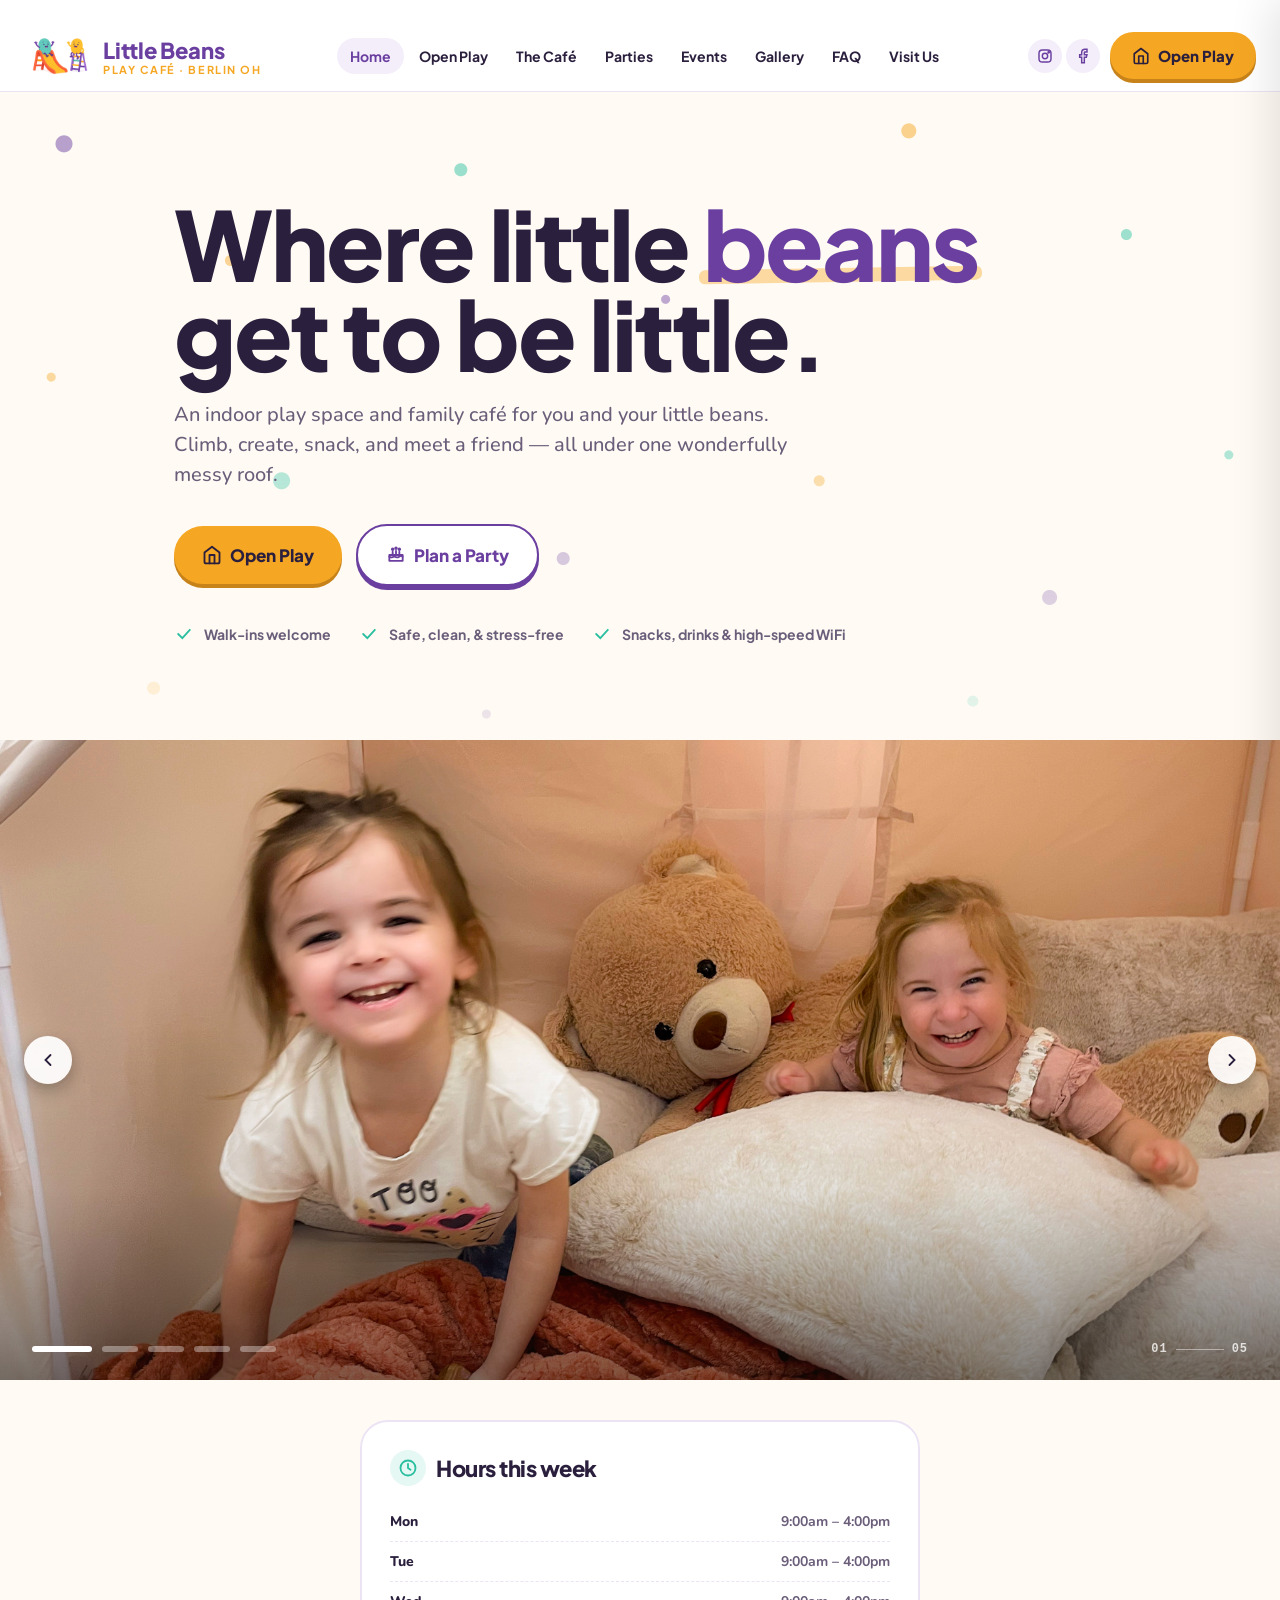
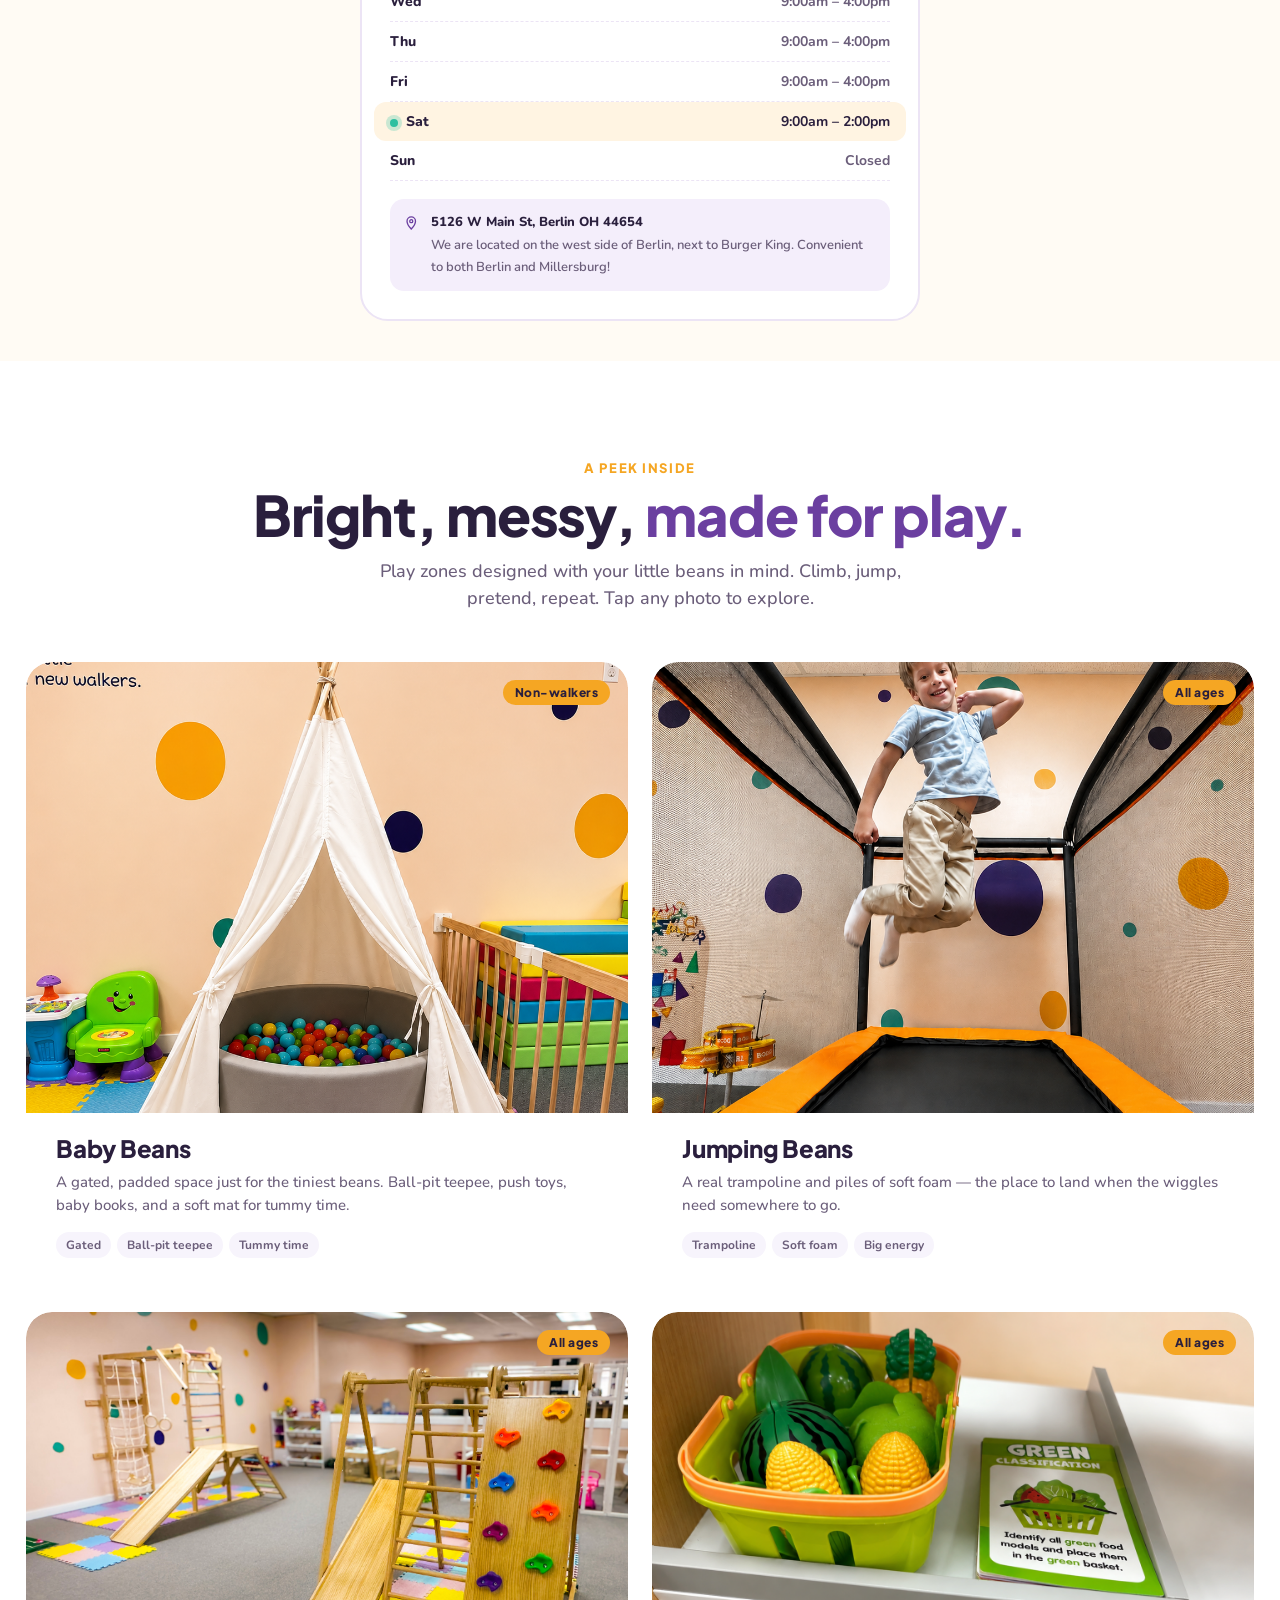
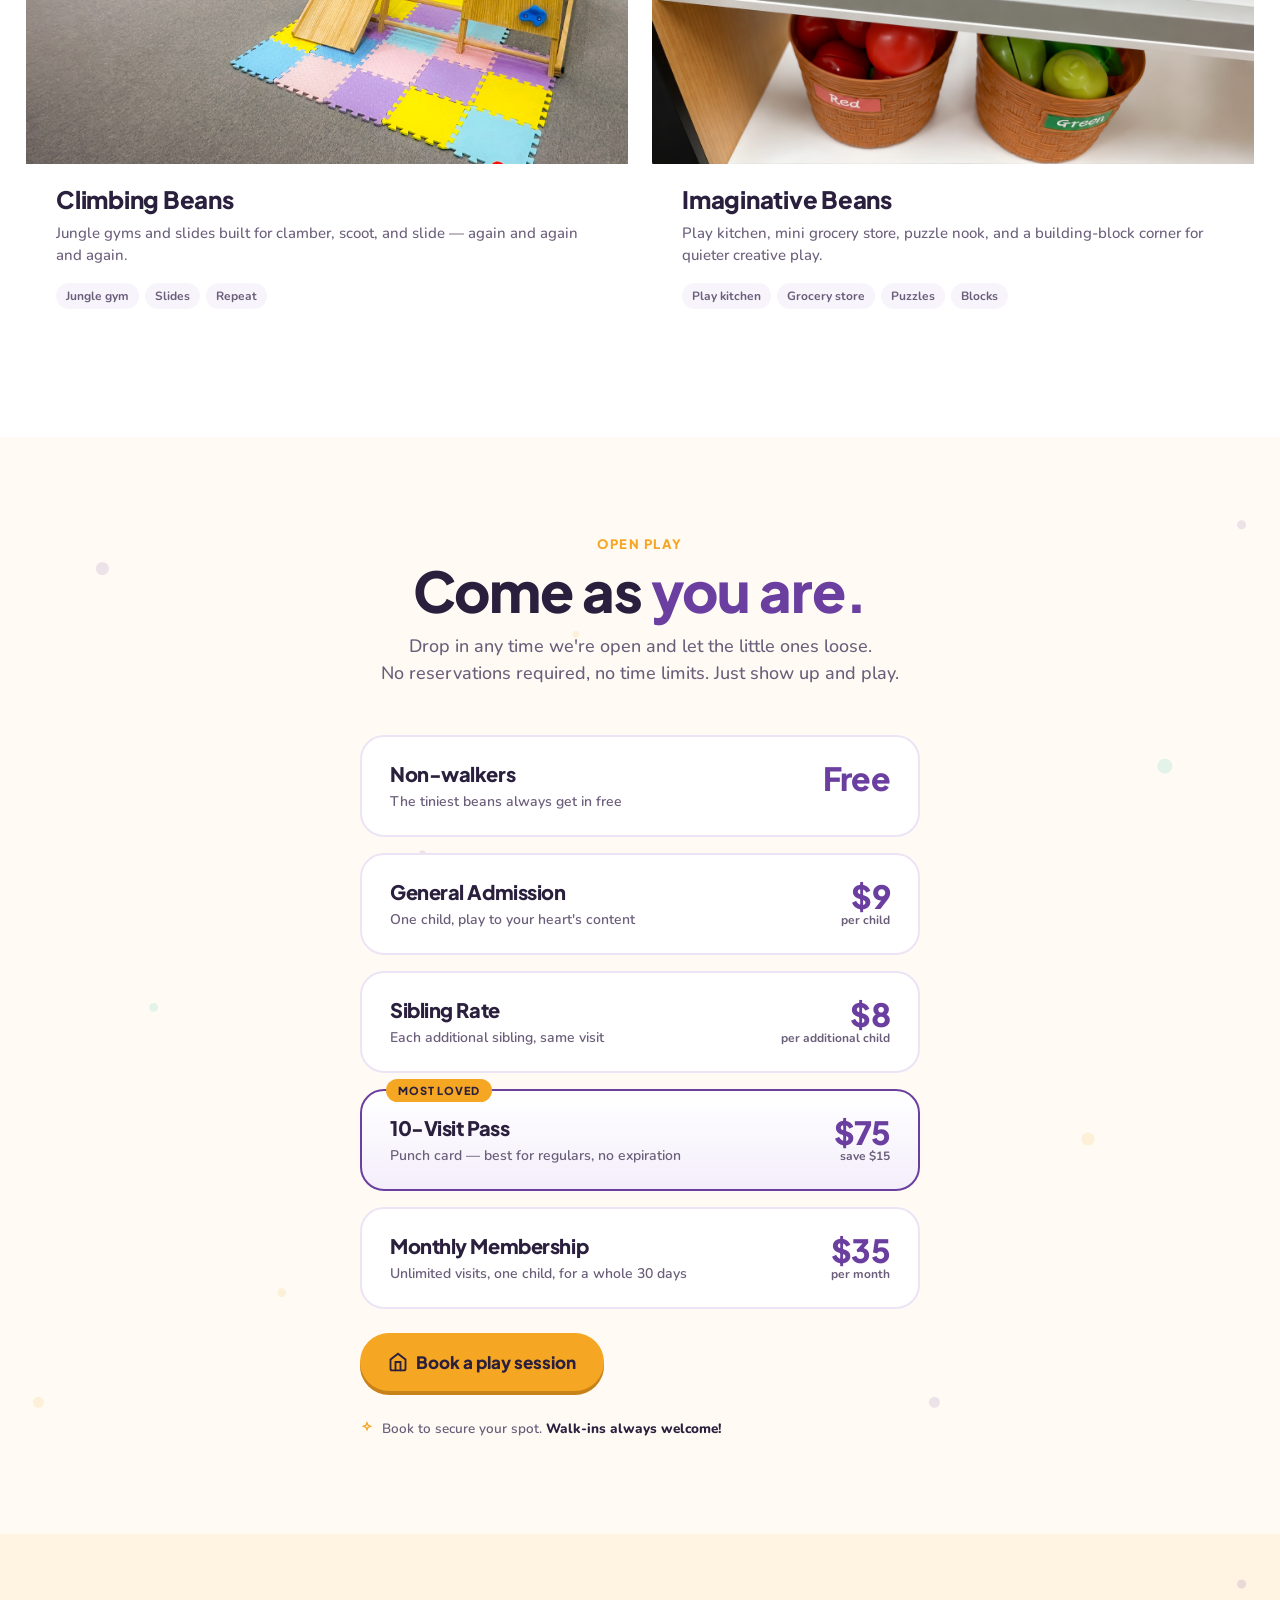
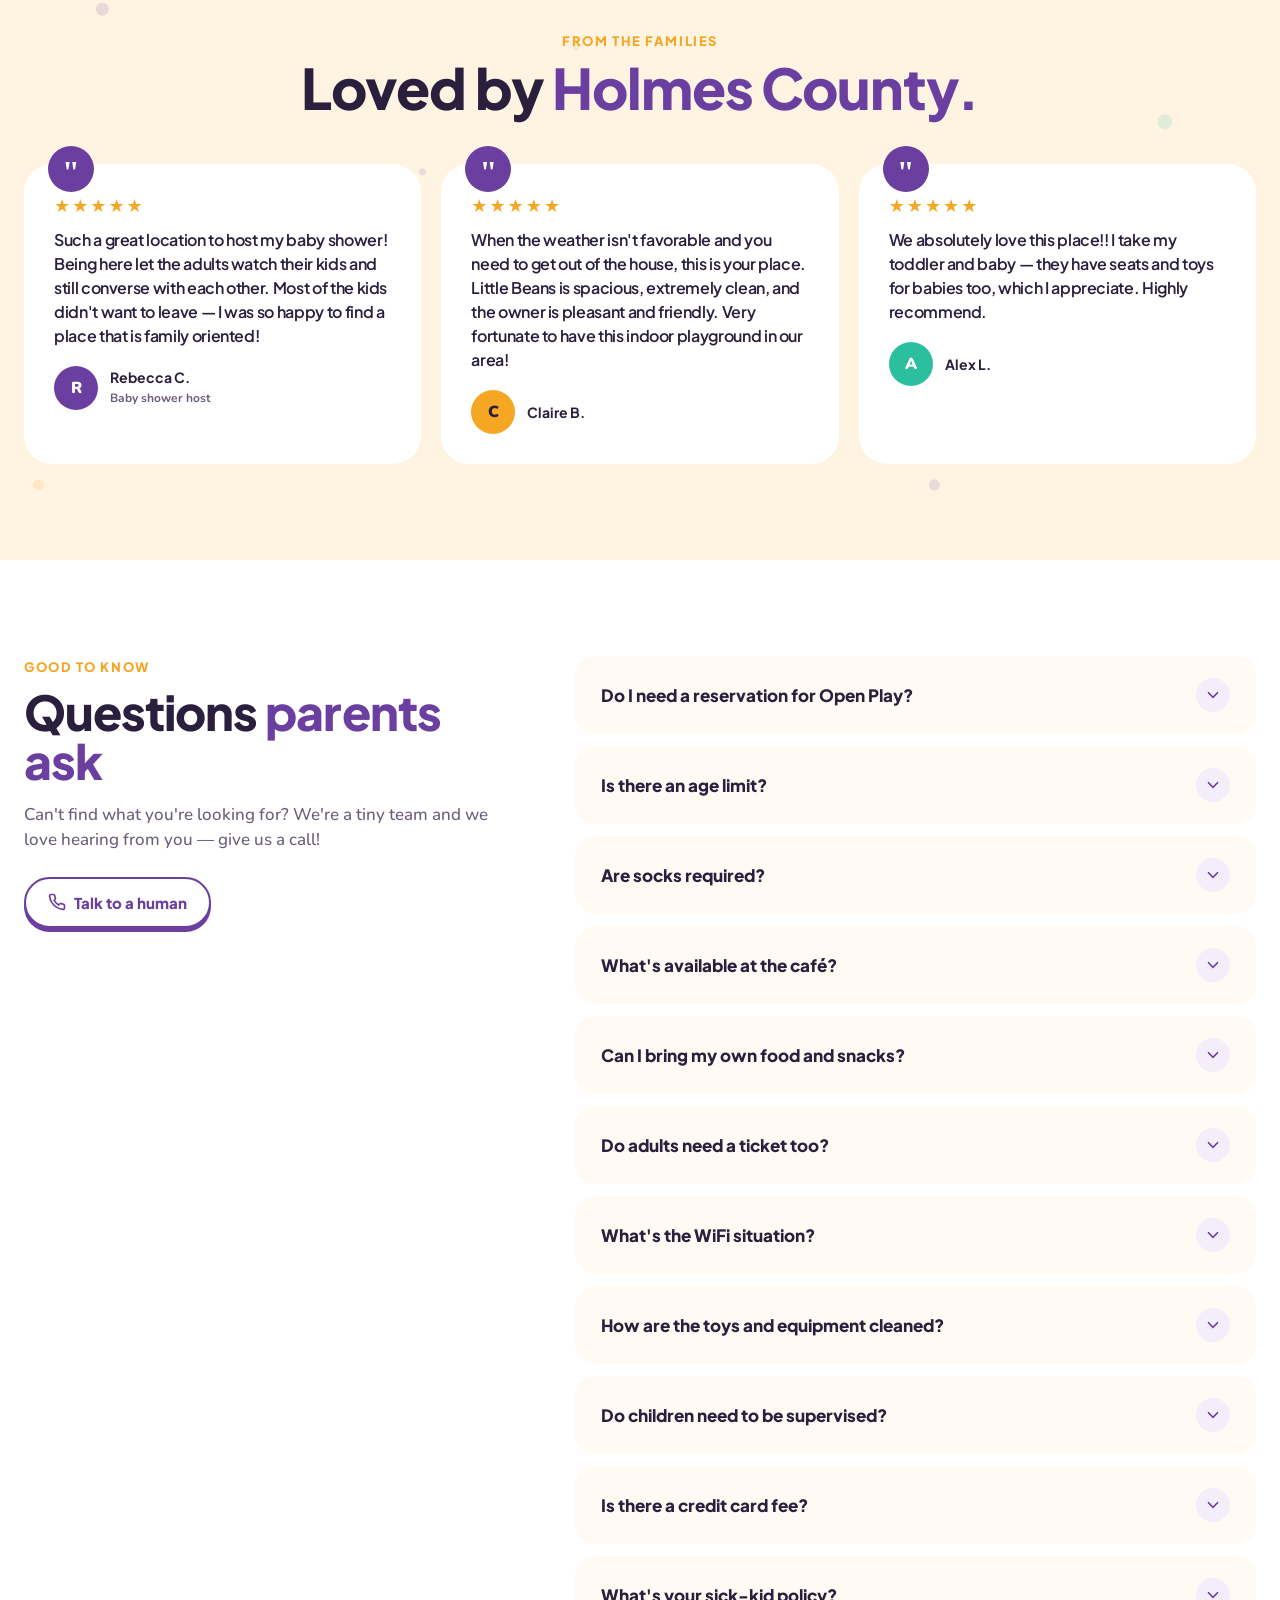
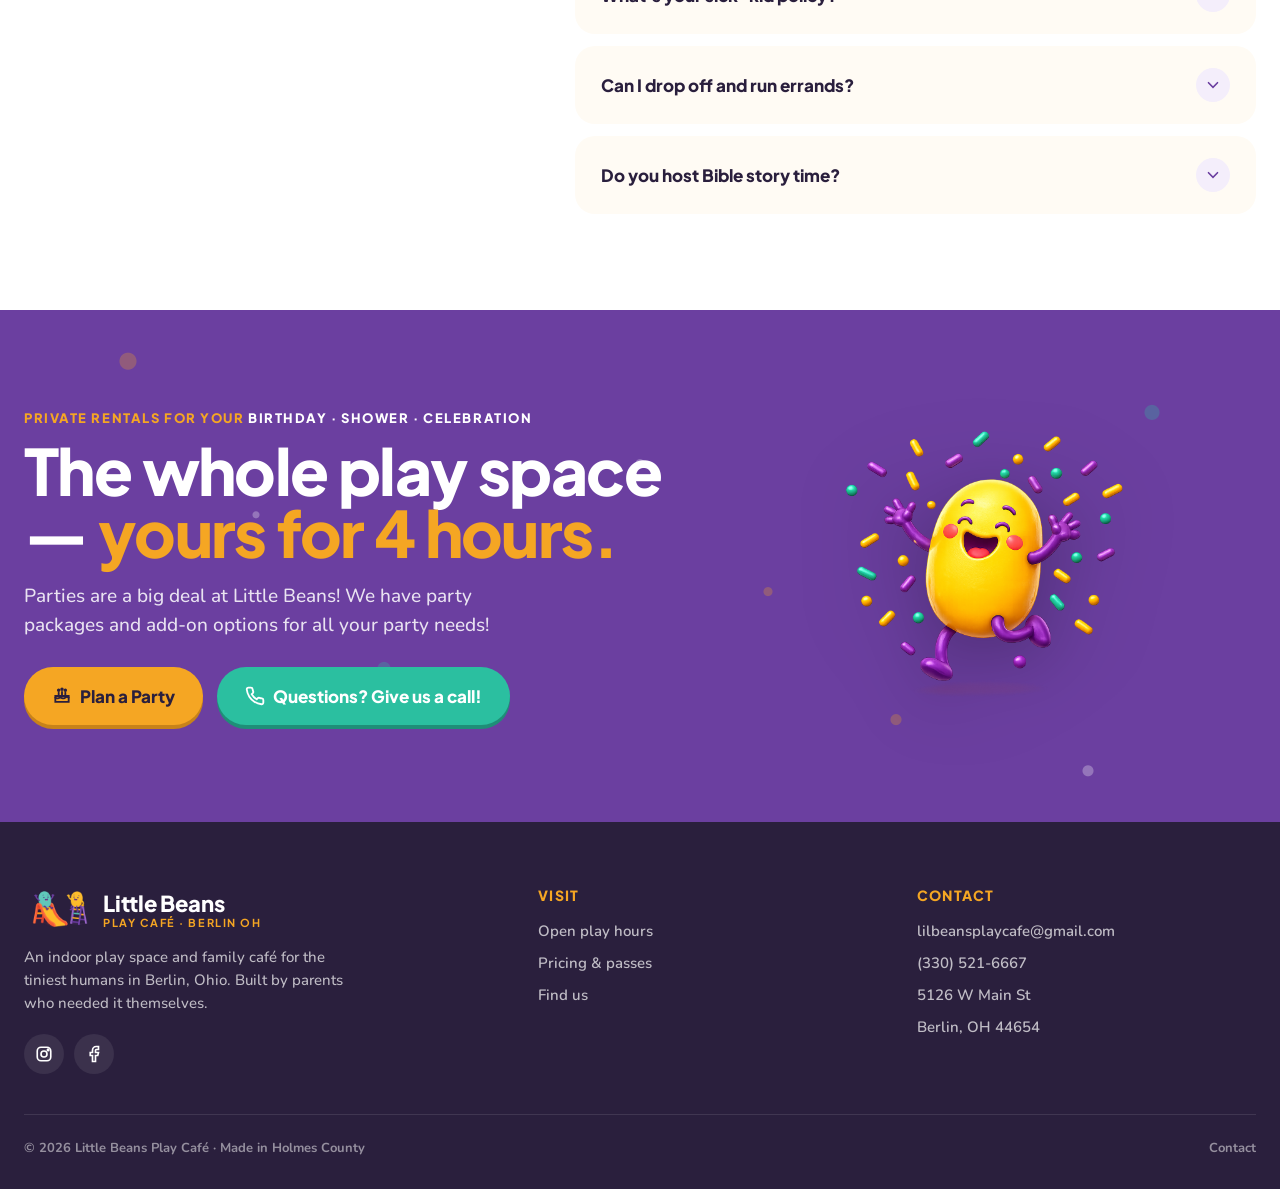
<file: index.html>
<!DOCTYPE html>
<html lang="en">
<head>
  <meta charset="UTF-8"/>
  <meta name="viewport" content="width=device-width, initial-scale=1.0, viewport-fit=cover"/>
  <title>Little Beans Play Café — Berlin, Ohio</title>
  <meta name="description" content="An indoor play space and family café for ages 0–7 in Berlin, Ohio. Climb, create, snack, and meet a friend — all under one wonderfully messy roof."/>
  <link rel="preconnect" href="https://fonts.googleapis.com"/>
  <link rel="preconnect" href="https://fonts.gstatic.com" crossorigin/>
  <link href="https://fonts.googleapis.com/css2?family=Nunito:wght@400;500;600;700&family=Plus+Jakarta+Sans:wght@700;800;900&display=swap" rel="stylesheet"/>
  <link rel="icon" type="image/png" href="assets/favicon-bean.png"/>
  <link rel="apple-touch-icon" href="assets/favicon-bean.png"/>
  <link rel="stylesheet" href="css/styles.css"/>
</head>
<body>

<!-- Hidden static form for Netlify form detection (booking modal submits to this) -->
<form name="open-play-booking" data-netlify="true" data-netlify-honeypot="bot-field" hidden>
  <input type="hidden" name="form-name" value="open-play-booking"/>
  <input name="bot-field"/>
  <input name="date"/>
  <input name="time"/>
  <input name="kids"/>
  <input name="babies"/>
  <input name="estimated-total"/>
  <input name="name"/>
  <input name="email"/>
  <input type="checkbox" name="email-opt-in"/>
</form>

<!-- Announcement -->
<div class="announce">
  <span></span>
</div>

<!-- Nav -->
<div class="nav-wrap">
  <nav class="nav">
    <a class="logo" href="index.html">
      <img class="logo-img" src="assets/beans-together.png" alt="Little Beans mascots"/>
      <div>Little Beans<small>Play Café · Berlin OH</small></div>
    </a>
    <div class="nav-links">
      <a href="index.html">Home</a>
      <a href="#open-play">Open Play</a>
      <a href="cafe.html">The Café</a>
      <a href="parties.html">Parties</a>
      <a href="events.html">Events</a>
      <a href="gallery.html">Gallery</a>
      <a href="faq.html">FAQ</a>
      <a href="contact.html">Visit Us</a>
    </div>
    <div class="nav-cta">
      <div class="nav-social">
        <a href="https://www.instagram.com/lbeansplaycafe" target="_blank" rel="noopener" aria-label="Instagram" class="nav-social-icon">
          <svg xmlns="http://www.w3.org/2000/svg" width="16" height="16" viewBox="0 0 24 24" fill="none" stroke="currentColor" stroke-width="2.2" stroke-linecap="round"><rect x="3" y="3" width="18" height="18" rx="5"/><circle cx="12" cy="12" r="4"/><circle cx="17.5" cy="6.5" r="1" fill="currentColor"/></svg>
        </a>
        <a href="https://www.facebook.com/profile.php?id=61575273827910" target="_blank" rel="noopener" aria-label="Facebook" class="nav-social-icon">
          <svg xmlns="http://www.w3.org/2000/svg" width="16" height="16" viewBox="0 0 24 24" fill="none" stroke="currentColor" stroke-width="2.2" stroke-linecap="round"><path d="M18 2h-3a5 5 0 0 0-5 5v3H7v4h3v8h4v-8h3l1-4h-4V7a1 1 0 0 1 1-1h3z"/></svg>
        </a>
      </div>
      <button class="btn btn-primary" data-book>
        <svg xmlns="http://www.w3.org/2000/svg" width="18" height="18" viewBox="0 0 24 24" fill="none" stroke="currentColor" stroke-width="2.2" stroke-linecap="round" stroke-linejoin="round"><path d="m3 9 9-7 9 7v11a2 2 0 0 1-2 2H5a2 2 0 0 1-2-2z"/><polyline points="9 22 9 12 15 12 15 22"/></svg>
        Open Play
      </button>
      <button class="hamburger" aria-label="Open menu">
        <svg xmlns="http://www.w3.org/2000/svg" width="22" height="22" viewBox="0 0 24 24" fill="none" stroke="currentColor" stroke-width="2.2" stroke-linecap="round"><line x1="4" y1="7" x2="20" y2="7"/><line x1="4" y1="12" x2="20" y2="12"/><line x1="4" y1="17" x2="20" y2="17"/></svg>
      </button>
    </div>
  </nav>
</div>

<!-- Hero -->
<section class="hero" id="top">
  <div class="hero-dots dots-bg dense"></div>
  <div class="hero-inner">
    <h1 class="hero-title">Where little <em>beans</em> get to be little.</h1>
    <p class="hero-sub">An indoor play space and family café for you and your little beans. Climb, create, snack, and meet a friend — all under one wonderfully messy roof.</p>
    <div class="hero-cta">
      <button class="btn btn-primary btn-lg" data-book>
        <svg xmlns="http://www.w3.org/2000/svg" width="20" height="20" viewBox="0 0 24 24" fill="none" stroke="currentColor" stroke-width="2.2" stroke-linecap="round" stroke-linejoin="round"><path d="m3 9 9-7 9 7v11a2 2 0 0 1-2 2H5a2 2 0 0 1-2-2z"/><polyline points="9 22 9 12 15 12 15 22"/></svg>
        Open Play
      </button>
      <a href="parties.html" class="btn btn-secondary btn-lg">
        <svg xmlns="http://www.w3.org/2000/svg" width="20" height="20" viewBox="0 0 24 24" fill="none" stroke="currentColor" stroke-width="2.2" stroke-linecap="round" stroke-linejoin="round"><path d="M4 19h16v-7H4z"/><path d="M4 14c2 2 4 0 6 0s4 2 6 0 4 0 4 0"/><path d="M8 8v3M12 7v4M16 8v3"/><circle cx="8" cy="5" r="1" fill="currentColor"/><circle cx="12" cy="4" r="1" fill="currentColor"/><circle cx="16" cy="5" r="1" fill="currentColor"/></svg>
        Plan a Party
      </a>
    </div>
    <div class="hero-meta">
      <div class="item">
        <svg xmlns="http://www.w3.org/2000/svg" width="18" height="18" viewBox="0 0 24 24" fill="none" stroke="currentColor" stroke-width="2.2" stroke-linecap="round"><polyline points="5 12 10 17 19 7"/></svg>
        Walk-ins welcome
      </div>
      <div class="item">
        <svg xmlns="http://www.w3.org/2000/svg" width="18" height="18" viewBox="0 0 24 24" fill="none" stroke="currentColor" stroke-width="2.2" stroke-linecap="round"><polyline points="5 12 10 17 19 7"/></svg>
        Safe, clean, &amp; stress-free
      </div>
      <div class="item">
        <svg xmlns="http://www.w3.org/2000/svg" width="18" height="18" viewBox="0 0 24 24" fill="none" stroke="currentColor" stroke-width="2.2" stroke-linecap="round"><polyline points="5 12 10 17 19 7"/></svg>
        Snacks, drinks &amp; high-speed WiFi
      </div>
    </div>
  </div>
</section>

<!-- Photo Carousel -->
<section class="carousel-section">
  <div class="carousel-frame">
    <div class="carousel-slides">
      <div class="carousel-slide active">
        <div class="carousel-slide-photo" data-slide="0"></div>
      </div>
      <div class="carousel-slide">
        <div class="carousel-slide-photo" data-slide="1"></div>
      </div>
      <div class="carousel-slide">
        <div class="carousel-slide-photo" data-slide="2"></div>
      </div>
      <div class="carousel-slide">
        <div class="carousel-slide-photo" data-slide="3"></div>
      </div>
      <div class="carousel-slide">
        <div class="carousel-slide-photo" data-slide="4"></div>
      </div>
    </div>
    <div class="carousel-vignette"></div>
    <div class="carousel-arrows">
      <button class="carousel-arrow" data-dir="-1" aria-label="Previous photo">
        <svg xmlns="http://www.w3.org/2000/svg" width="20" height="20" viewBox="0 0 24 24" fill="none" stroke="currentColor" stroke-width="2.2" stroke-linecap="round"><polyline points="15 6 9 12 15 18"/></svg>
      </button>
      <button class="carousel-arrow" data-dir="1" aria-label="Next photo">
        <svg xmlns="http://www.w3.org/2000/svg" width="20" height="20" viewBox="0 0 24 24" fill="none" stroke="currentColor" stroke-width="2.2" stroke-linecap="round"><polyline points="9 6 15 12 9 18"/></svg>
      </button>
    </div>
    <div class="carousel-controls">
      <div class="carousel-dots" role="tablist" aria-label="Photo carousel">
        <button class="carousel-dot active" aria-label="Show photo 1" aria-selected="true"></button>
        <button class="carousel-dot" aria-label="Show photo 2" aria-selected="false"></button>
        <button class="carousel-dot" aria-label="Show photo 3" aria-selected="false"></button>
        <button class="carousel-dot" aria-label="Show photo 4" aria-selected="false"></button>
        <button class="carousel-dot" aria-label="Show photo 5" aria-selected="false"></button>
      </div>
      <div class="carousel-counter">
        <span id="carouselCurrent">01</span>
        <span class="bar"></span>
        <span id="carouselTotal">05</span>
      </div>
    </div>
  </div>
</section>

<!-- Hours -->
<section class="section" id="hours" style="background:var(--cream);padding-top:40px;padding-bottom:40px">
  <div class="section-inner">
    <div class="hours-card" style="max-width:560px;margin:0 auto">
      <h3>
        <span class="clock">
          <svg xmlns="http://www.w3.org/2000/svg" width="20" height="20" viewBox="0 0 24 24" fill="none" stroke="currentColor" stroke-width="2.2" stroke-linecap="round"><circle cx="12" cy="12" r="9"/><polyline points="12 7 12 12 15 14"/></svg>
        </span>
        Hours this week
      </h3>
      <div class="hours-row"><span class="day">Mon</span><span class="time">9:00am – 4:00pm</span></div>
      <div class="hours-row"><span class="day">Tue</span><span class="time">9:00am – 4:00pm</span></div>
      <div class="hours-row"><span class="day">Wed</span><span class="time">9:00am – 4:00pm</span></div>
      <div class="hours-row"><span class="day">Thu</span><span class="time">9:00am – 4:00pm</span></div>
      <div class="hours-row"><span class="day">Fri</span><span class="time">9:00am – 4:00pm</span></div>
      <div class="hours-row"><span class="day">Sat</span><span class="time">9:00am – 2:00pm</span></div>
      <div class="hours-row"><span class="day">Sun</span><span class="time">Closed</span></div>
      <div class="address-box">
        <svg xmlns="http://www.w3.org/2000/svg" width="20" height="20" viewBox="0 0 24 24" fill="none" stroke="var(--purple)" stroke-width="2.2" stroke-linecap="round"><path d="M12 22s-7-7.5-7-13a7 7 0 0 1 14 0c0 5.5-7 13-7 13z"/><circle cx="12" cy="9" r="2.5"/></svg>
        <div>
          <strong>5126 W Main St, Berlin OH 44654</strong>
          <span>We are located on the west side of Berlin, next to Burger King. Convenient to both Berlin and Millersburg!</span>
        </div>
      </div>
    </div>
  </div>
</section>

<!-- Zones -->
<section class="section zones" id="gallery" style="background:var(--white)">
  <div class="section-inner">
    <div class="section-head">
      <span class="kicker" style="color:var(--orange)">A peek inside</span>
      <h2>Bright, messy, <em>made for play.</em></h2>
      <p>Play zones designed with your little beans in mind. Climb, jump, pretend, repeat. Tap any photo to explore.</p>
    </div>
    <div class="zone-grid" id="play">
      <a class="zone-card" href="gallery.html?filter=space" aria-label="Baby Beans play zone">
        <div class="zone-photo"><img src="gallery/space/baby-beans.png" alt="Baby Beans soft play zone" loading="lazy"/></div>
        <span class="age">Non-walkers</span>
        <h3>Baby Beans</h3>
        <p>A gated, padded space just for the tiniest beans. Ball-pit teepee, push toys, baby books, and a soft mat for tummy time.</p>
        <ul><li>Gated</li><li>Ball-pit teepee</li><li>Tummy time</li></ul>
      </a>
      <a class="zone-card" href="gallery.html?filter=space" aria-label="Jumping Beans play zone">
        <div class="zone-photo"><img src="gallery/action/jumpin-1.png" alt="Jumping Beans trampoline zone" loading="lazy"/></div>
        <span class="age">All ages</span>
        <h3>Jumping Beans</h3>
        <p>A real trampoline and piles of soft foam — the place to land when the wiggles need somewhere to go.</p>
        <ul><li>Trampoline</li><li>Soft foam</li><li>Big energy</li></ul>
      </a>
      <a class="zone-card" href="gallery.html?filter=space" aria-label="Climbing Beans play zone">
        <div class="zone-photo"><img src="assets/homepage/Climbing.jpg" alt="Climbing Beans jungle gym zone" loading="lazy"/></div>
        <span class="age">All ages</span>
        <h3>Climbing Beans</h3>
        <p>Jungle gyms and slides built for clamber, scoot, and slide — again and again and again.</p>
        <ul><li>Jungle gym</li><li>Slides</li><li>Repeat</li></ul>
      </a>
      <a class="zone-card" href="gallery.html?filter=space" aria-label="Imaginative Beans play zone">
        <div class="zone-photo"><img src="gallery/space/market-food.png" alt="Imaginative Beans play kitchen zone" loading="lazy"/></div>
        <span class="age">All ages</span>
        <h3>Imaginative Beans</h3>
        <p>Play kitchen, mini grocery store, puzzle nook, and a building-block corner for quieter creative play.</p>
        <ul><li>Play kitchen</li><li>Grocery store</li><li>Puzzles</li><li>Blocks</li></ul>
      </a>
    </div>
  </div>
</section>

<!-- Pricing -->
<section class="pricing" id="open-play">
  <div class="dots-bg" style="opacity:.12"></div>
  <div class="section-inner">
    <div class="section-head">
      <span class="kicker" style="color:var(--orange)">Open Play</span>
      <h2>Come as <em>you are.</em></h2>
      <p>Drop in any time we're open and let the little ones loose.<br/>No reservations required, no time limits. Just show up and play.</p>
    </div>
    <div class="price-cards" style="max-width:560px;margin:0 auto">
      <div class="price-card">
        <div class="left"><h4>Non-walkers</h4><p>The tiniest beans always get in free</p></div>
        <div class="right"><div class="price">Free</div><div class="per">&nbsp;</div></div>
      </div>
      <div class="price-card">
        <div class="left"><h4>General Admission</h4><p>One child, play to your heart's content</p></div>
        <div class="right"><div class="price">$9</div><div class="per">per child</div></div>
      </div>
      <div class="price-card">
        <div class="left"><h4>Sibling Rate</h4><p>Each additional sibling, same visit</p></div>
        <div class="right"><div class="price">$8</div><div class="per">per additional child</div></div>
      </div>
      <div class="price-card featured">
        <div class="left"><h4>10-Visit Pass</h4><p>Punch card — best for regulars, no expiration</p></div>
        <div class="right"><div class="price">$75</div><div class="per">save $15</div></div>
      </div>
      <div class="price-card">
        <div class="left"><h4>Monthly Membership</h4><p>Unlimited visits, one child, for a whole 30 days</p></div>
        <div class="right"><div class="price">$35</div><div class="per">per month</div></div>
      </div>
      <button class="btn btn-primary btn-lg" data-book style="justify-self:start;margin-top:8px">
        <svg xmlns="http://www.w3.org/2000/svg" width="20" height="20" viewBox="0 0 24 24" fill="none" stroke="currentColor" stroke-width="2.2" stroke-linecap="round"><path d="m3 9 9-7 9 7v11a2 2 0 0 1-2 2H5a2 2 0 0 1-2-2z"/><polyline points="9 22 9 12 15 12 15 22"/></svg>
        Book a play session
      </button>
      <p style="margin:12px 0 0;font-size:13.5px;color:var(--ink-soft);font-weight:600;display:flex;align-items:center;gap:8px;justify-self:start">
        <svg xmlns="http://www.w3.org/2000/svg" width="14" height="14" viewBox="0 0 24 24" fill="none" stroke="var(--orange)" stroke-width="2.2" stroke-linecap="round"><path d="M12 3l1.8 4.2L18 9l-4.2 1.8L12 15l-1.8-4.2L6 9l4.2-1.8z"/></svg>
        <span>Book to secure your spot. <strong style="color:var(--ink);font-weight:800;">Walk-ins always welcome!</strong></span>
      </p>
    </div>
  </div>
</section>

<!-- Testimonials -->
<section class="tests">
  <div class="dots-bg" style="opacity:.14"></div>
  <div class="section-inner">
    <div class="section-head">
      <span class="kicker" style="color:var(--orange)">From the families</span>
      <h2>Loved by <em>Holmes County.</em></h2>
    </div>
    <div class="tests-grid">
      <div class="test-card">
        <div class="quote-mark">"</div>
        <div class="stars">★★★★★</div>
        <p class="body">Such a great location to host my baby shower! Being here let the adults watch their kids and still converse with each other. Most of the kids didn't want to leave — I was so happy to find a place that is family oriented!</p>
        <div class="author">
          <div class="avatar p">R</div>
          <div class="meta"><strong>Rebecca C.</strong><small>Baby shower host</small></div>
        </div>
      </div>
      <div class="test-card">
        <div class="quote-mark">"</div>
        <div class="stars">★★★★★</div>
        <p class="body">When the weather isn't favorable and you need to get out of the house, this is your place. Little Beans is spacious, extremely clean, and the owner is pleasant and friendly. Very fortunate to have this indoor playground in our area!</p>
        <div class="author">
          <div class="avatar o">C</div>
          <div class="meta"><strong>Claire B.</strong></div>
        </div>
      </div>
      <div class="test-card">
        <div class="quote-mark">"</div>
        <div class="stars">★★★★★</div>
        <p class="body">We absolutely love this place!! I take my toddler and baby — they have seats and toys for babies too, which I appreciate. Highly recommend.</p>
        <div class="author">
          <div class="avatar t">A</div>
          <div class="meta"><strong>Alex L.</strong></div>
        </div>
      </div>
    </div>
  </div>
</section>

<!-- FAQ -->
<section class="faq" id="faq">
  <div class="section-inner">
    <div class="faq-grid">
      <div class="faq-left">
        <span class="kicker" style="color:var(--orange)">Good to know</span>
        <h2 style="margin-top:10px">Questions <em>parents ask</em></h2>
        <p>Can't find what you're looking for? We're a tiny team and we love hearing from you — give us a call!</p>
        <a href="tel:3305216667" class="btn btn-secondary">
          <svg xmlns="http://www.w3.org/2000/svg" width="18" height="18" viewBox="0 0 24 24" fill="none" stroke="currentColor" stroke-width="2.2" stroke-linecap="round"><path d="M22 16.92v3a2 2 0 0 1-2.18 2 19.79 19.79 0 0 1-8.63-3.07 19.5 19.5 0 0 1-6-6A19.79 19.79 0 0 1 2.12 4.18 2 2 0 0 1 4.11 2h3a2 2 0 0 1 2 1.72 12.84 12.84 0 0 0 .7 2.81 2 2 0 0 1-.45 2.11L8.09 9.91a16 16 0 0 0 6 6l1.27-1.27a2 2 0 0 1 2.11-.45 12.84 12.84 0 0 0 2.81.7A2 2 0 0 1 22 16.92z"/></svg>
          Talk to a human
        </a>
      </div>
      <div class="faq-list">
        <div class="faq-item">
          <button class="faq-q"><span>Do I need a reservation for Open Play?</span><span class="chev"><svg xmlns="http://www.w3.org/2000/svg" width="18" height="18" viewBox="0 0 24 24" fill="none" stroke="currentColor" stroke-width="2.2" stroke-linecap="round"><polyline points="6 9 12 15 18 9"/></svg></span></button>
          <div class="faq-a"><p>Not at all — walk-ins are always welcome! We do recommend booking ahead for larger groups or on busy days (rainy days and Saturdays tend to fill up quickly), just to make sure we have room for everyone.</p></div>
        </div>
        <div class="faq-item">
          <button class="faq-q"><span>Is there an age limit?</span><span class="chev"><svg xmlns="http://www.w3.org/2000/svg" width="18" height="18" viewBox="0 0 24 24" fill="none" stroke="currentColor" stroke-width="2.2" stroke-linecap="round"><polyline points="6 9 12 15 18 9"/></svg></span></button>
          <div class="faq-a"><p>All ages are welcome, but we find that our space is typically most-enjoyed by ages 0–7.</p></div>
        </div>
        <div class="faq-item">
          <button class="faq-q"><span>Are socks required?</span><span class="chev"><svg xmlns="http://www.w3.org/2000/svg" width="18" height="18" viewBox="0 0 24 24" fill="none" stroke="currentColor" stroke-width="2.2" stroke-linecap="round"><polyline points="6 9 12 15 18 9"/></svg></span></button>
          <div class="faq-a"><p>Yes — grippy socks are best for children. Adults must also wear socks in the play space. No shoes or bare feet, please!</p></div>
        </div>
        <div class="faq-item">
          <button class="faq-q"><span>What's available at the café?</span><span class="chev"><svg xmlns="http://www.w3.org/2000/svg" width="18" height="18" viewBox="0 0 24 24" fill="none" stroke="currentColor" stroke-width="2.2" stroke-linecap="round"><polyline points="6 9 12 15 18 9"/></svg></span></button>
          <div class="faq-a"><p>Plenty of tables and seating for parents to relax while the kids play, plus a variety of snacks and drinks available for purchase at the counter. For all the details (and photos!), visit our <a href="cafe.html" style="color:var(--purple);font-weight:700">Café page</a>.</p></div>
        </div>
        <div class="faq-item">
          <button class="faq-q"><span>Can I bring my own food and snacks?</span><span class="chev"><svg xmlns="http://www.w3.org/2000/svg" width="18" height="18" viewBox="0 0 24 24" fill="none" stroke="currentColor" stroke-width="2.2" stroke-linecap="round"><polyline points="6 9 12 15 18 9"/></svg></span></button>
          <div class="faq-a"><p>Absolutely. You're welcome to bring your own food, snacks, and drinks. We also carry pre-packaged snacks and beverages at the front counter.</p></div>
        </div>
        <div class="faq-item">
          <button class="faq-q"><span>Do adults need a ticket too?</span><span class="chev"><svg xmlns="http://www.w3.org/2000/svg" width="18" height="18" viewBox="0 0 24 24" fill="none" stroke="currentColor" stroke-width="2.2" stroke-linecap="round"><polyline points="6 9 12 15 18 9"/></svg></span></button>
          <div class="faq-a"><p>Nope, grown-ups are free!</p></div>
        </div>
        <div class="faq-item">
          <button class="faq-q"><span>What's the WiFi situation?</span><span class="chev"><svg xmlns="http://www.w3.org/2000/svg" width="18" height="18" viewBox="0 0 24 24" fill="none" stroke="currentColor" stroke-width="2.2" stroke-linecap="round"><polyline points="6 9 12 15 18 9"/></svg></span></button>
          <div class="faq-a"><p>High-speed WiFi is available, and parents are actively encouraged to bring a laptop and work while their kids play.</p></div>
        </div>
        <div class="faq-item">
          <button class="faq-q"><span>How are the toys and equipment cleaned?</span><span class="chev"><svg xmlns="http://www.w3.org/2000/svg" width="18" height="18" viewBox="0 0 24 24" fill="none" stroke="currentColor" stroke-width="2.2" stroke-linecap="round"><polyline points="6 9 12 15 18 9"/></svg></span></button>
          <div class="faq-a"><p>Toys and equipment are cleaned mid-day and at close with ChildSafe Sanitizer. A sanitation station is also available for parents who want to self-clean.</p></div>
        </div>
        <div class="faq-item">
          <button class="faq-q"><span>Do children need to be supervised?</span><span class="chev"><svg xmlns="http://www.w3.org/2000/svg" width="18" height="18" viewBox="0 0 24 24" fill="none" stroke="currentColor" stroke-width="2.2" stroke-linecap="round"><polyline points="6 9 12 15 18 9"/></svg></span></button>
          <div class="faq-a"><p>Yes — children must be monitored by an adult at all times. Children under 2 must be accompanied by an adult in the play space.</p></div>
        </div>
        <div class="faq-item">
          <button class="faq-q"><span>Is there a credit card fee?</span><span class="chev"><svg xmlns="http://www.w3.org/2000/svg" width="18" height="18" viewBox="0 0 24 24" fill="none" stroke="currentColor" stroke-width="2.2" stroke-linecap="round"><polyline points="6 9 12 15 18 9"/></svg></span></button>
          <div class="faq-a"><p>A 30-cent service fee applies to all credit card transactions.</p></div>
        </div>
        <div class="faq-item">
          <button class="faq-q"><span>What's your sick-kid policy?</span><span class="chev"><svg xmlns="http://www.w3.org/2000/svg" width="18" height="18" viewBox="0 0 24 24" fill="none" stroke="currentColor" stroke-width="2.2" stroke-linecap="round"><polyline points="6 9 12 15 18 9"/></svg></span></button>
          <div class="faq-a"><p>Stay home, please. If anyone in your family has had a fever, stomach bug, or pink eye in the last 24 hours, we'll happily reschedule — no fees, no questions.</p></div>
        </div>
        <div class="faq-item">
          <button class="faq-q"><span>Can I drop off and run errands?</span><span class="chev"><svg xmlns="http://www.w3.org/2000/svg" width="18" height="18" viewBox="0 0 24 24" fill="none" stroke="currentColor" stroke-width="2.2" stroke-linecap="round"><polyline points="6 9 12 15 18 9"/></svg></span></button>
          <div class="faq-a"><p>Open play is parent-supervised for all ages. We do host special "Parent's Night Out" events where we are properly staffed for drop-off play. Follow us on Facebook or Instagram for news on these events.</p></div>
        </div>
        <div class="faq-item">
          <button class="faq-q"><span>Do you host Bible story time?</span><span class="chev"><svg xmlns="http://www.w3.org/2000/svg" width="18" height="18" viewBox="0 0 24 24" fill="none" stroke="currentColor" stroke-width="2.2" stroke-linecap="round"><polyline points="6 9 12 15 18 9"/></svg></span></button>
          <div class="faq-a"><p>We do — it's one of our favorite things we offer! Bible story time is held on the first Wednesday of every month and is open to all families. Follow us on <a href="https://www.instagram.com/lbeansplaycafe" target="_blank" rel="noopener" style="color:var(--purple);font-weight:700">Instagram</a> or <a href="https://www.facebook.com/profile.php?id=61575273827910" target="_blank" rel="noopener" style="color:var(--purple);font-weight:700">Facebook</a> so you never miss an announcement.</p></div>
        </div>
      </div>
    </div>
  </div>
</section>

<!-- CTA Banner -->
<section class="cta-banner" id="parties">
  <div class="cta-dots"></div>
  <div class="cta-inner">
    <div>
      <span class="kicker" style="color:var(--orange)">PRIVATE RENTALS FOR YOUR <span style="color:#fff">BIRTHDAY · SHOWER · CELEBRATION</span></span>
      <h2 style="margin-top:10px">The whole play space — <em>yours for 4 hours.</em></h2>
      <p>Parties are a big deal at Little Beans! We have party packages and add-on options for all your party needs!</p>
      <div class="cta-buttons">
        <a href="parties.html" class="btn btn-primary btn-lg">
          <svg xmlns="http://www.w3.org/2000/svg" width="20" height="20" viewBox="0 0 24 24" fill="none" stroke="currentColor" stroke-width="2.2" stroke-linecap="round"><path d="M4 19h16v-7H4z"/><path d="M4 14c2 2 4 0 6 0s4 2 6 0 4 0 4 0"/><path d="M8 8v3M12 7v4M16 8v3"/><circle cx="8" cy="5" r="1" fill="currentColor"/><circle cx="12" cy="4" r="1" fill="currentColor"/><circle cx="16" cy="5" r="1" fill="currentColor"/></svg>
          Plan a Party
        </a>
        <a href="tel:3305216667" class="btn btn-teal btn-lg">
          <svg xmlns="http://www.w3.org/2000/svg" width="20" height="20" viewBox="0 0 24 24" fill="none" stroke="currentColor" stroke-width="2.2" stroke-linecap="round"><path d="M22 16.92v3a2 2 0 0 1-2.18 2 19.79 19.79 0 0 1-8.63-3.07 19.5 19.5 0 0 1-6-6A19.79 19.79 0 0 1 2.12 4.18 2 2 0 0 1 4.11 2h3a2 2 0 0 1 2 1.72 12.84 12.84 0 0 0 .7 2.81 2 2 0 0 1-.45 2.11L8.09 9.91a16 16 0 0 0 6 6l1.27-1.27a2 2 0 0 1 2.11-.45 12.84 12.84 0 0 0 2.81.7A2 2 0 0 1 22 16.92z"/></svg>
          Questions? Give us a call!
        </a>
      </div>
    </div>
    <div class="cta-mascot">
      <img src="assets/party-bean.png" alt="Bean mascot celebrating with confetti"/>
    </div>
  </div>
</section>

<!-- Footer -->
<footer class="footer">
  <div class="footer-inner">
    <div class="footer-top">
      <div>
        <a class="logo" href="index.html">
          <img class="logo-img" src="assets/beans-together.png" alt="Little Beans mascots"/>
          <div>Little Beans<small>Play Café · Berlin OH</small></div>
        </a>
        <p class="blurb">An indoor play space and family café for the tiniest humans in Berlin, Ohio. Built by parents who needed it themselves.</p>
        <div class="socials">
          <a href="https://www.instagram.com/lbeansplaycafe" target="_blank" rel="noopener" aria-label="Instagram">
            <svg xmlns="http://www.w3.org/2000/svg" width="18" height="18" viewBox="0 0 24 24" fill="none" stroke="currentColor" stroke-width="2.2" stroke-linecap="round"><rect x="3" y="3" width="18" height="18" rx="5"/><circle cx="12" cy="12" r="4"/><circle cx="17.5" cy="6.5" r="1" fill="currentColor"/></svg>
          </a>
          <a href="https://www.facebook.com/profile.php?id=61575273827910" target="_blank" rel="noopener" aria-label="Facebook">
            <svg xmlns="http://www.w3.org/2000/svg" width="18" height="18" viewBox="0 0 24 24" fill="none" stroke="currentColor" stroke-width="2.2" stroke-linecap="round"><path d="M18 2h-3a5 5 0 0 0-5 5v3H7v4h3v8h4v-8h3l1-4h-4V7a1 1 0 0 1 1-1h3z"/></svg>
          </a>
        </div>
      </div>
      <div>
        <h5>Visit</h5>
        <ul>
          <li><a href="#hours">Open play hours</a></li>
          <li><a href="#open-play">Pricing &amp; passes</a></li>
          <li><a href="contact.html">Find us</a></li>
        </ul>
      </div>
      <div>
        <h5>Contact</h5>
        <ul>
          <li><a href="mailto:lilbeansplaycafe@gmail.com">lilbeansplaycafe@gmail.com</a></li>
          <li><a href="tel:3305216667">(330) 521-6667</a></li>
          <li><a href="contact.html">5126 W Main St</a></li>
          <li><a href="contact.html">Berlin, OH 44654</a></li>
        </ul>
      </div>
    </div>
    <div class="footer-bot">
      <span>© 2026 Little Beans Play Café · Made in Holmes County</span>
      <span>
        <a href="mailto:lilbeansplaycafe@gmail.com" style="color:inherit">Contact</a>
      </span>
    </div>
  </div>
</footer>

<!-- Mobile Menu -->
<div class="mobile-backdrop" style="display:none"></div>
<div class="mobile-menu">
  <button class="mclose" aria-label="Close menu">
    <svg xmlns="http://www.w3.org/2000/svg" width="20" height="20" viewBox="0 0 24 24" fill="none" stroke="currentColor" stroke-width="2.2" stroke-linecap="round"><line x1="6" y1="6" x2="18" y2="18"/><line x1="18" y1="6" x2="6" y2="18"/></svg>
  </button>
  <a href="index.html">Home</a>
  <a href="#open-play">Open Play</a>
  <a href="parties.html">Parties</a>
  <a href="cafe.html">The Café</a>
  <a href="events.html">Events</a>
  <a href="gallery.html">Gallery</a>
  <a href="faq.html">FAQ</a>
  <a href="contact.html">Visit Us</a>
  <button class="btn btn-primary" data-book>
    <svg xmlns="http://www.w3.org/2000/svg" width="18" height="18" viewBox="0 0 24 24" fill="none" stroke="currentColor" stroke-width="2.2" stroke-linecap="round"><path d="m3 9 9-7 9 7v11a2 2 0 0 1-2 2H5a2 2 0 0 1-2-2z"/><polyline points="9 22 9 12 15 12 15 22"/></svg>
    Open Play
  </button>
</div>

<div class="mobile-bottom-bar">
  <button class="mbb-icon-btn" aria-label="Save">
    <svg xmlns="http://www.w3.org/2000/svg" width="20" height="20" viewBox="0 0 24 24" fill="none" stroke="currentColor" stroke-width="2.2" stroke-linecap="round" stroke-linejoin="round"><path d="M20.84 4.61a5.5 5.5 0 0 0-7.78 0L12 5.67l-1.06-1.06a5.5 5.5 0 0 0-7.78 7.78l1.06 1.06L12 21.23l7.78-7.78 1.06-1.06a5.5 5.5 0 0 0 0-7.78z"/></svg>
  </button>
  <button class="mbb-main-btn" data-book>
    <svg xmlns="http://www.w3.org/2000/svg" width="18" height="18" viewBox="0 0 24 24" fill="none" stroke="currentColor" stroke-width="2.2" stroke-linecap="round"><path d="m3 9 9-7 9 7v11a2 2 0 0 1-2 2H5a2 2 0 0 1-2-2z"/><polyline points="9 22 9 12 15 12 15 22"/></svg>
    Open Play
  </button>
</div>

<script src="js/sheets.js"></script>
<script src="js/booking.js"></script>
<script src="js/nav.js"></script>
<script src="js/hours.js"></script>
<script src="js/faq.js"></script>
<script src="js/carousel.js"></script>
</body>
</html>
</file>
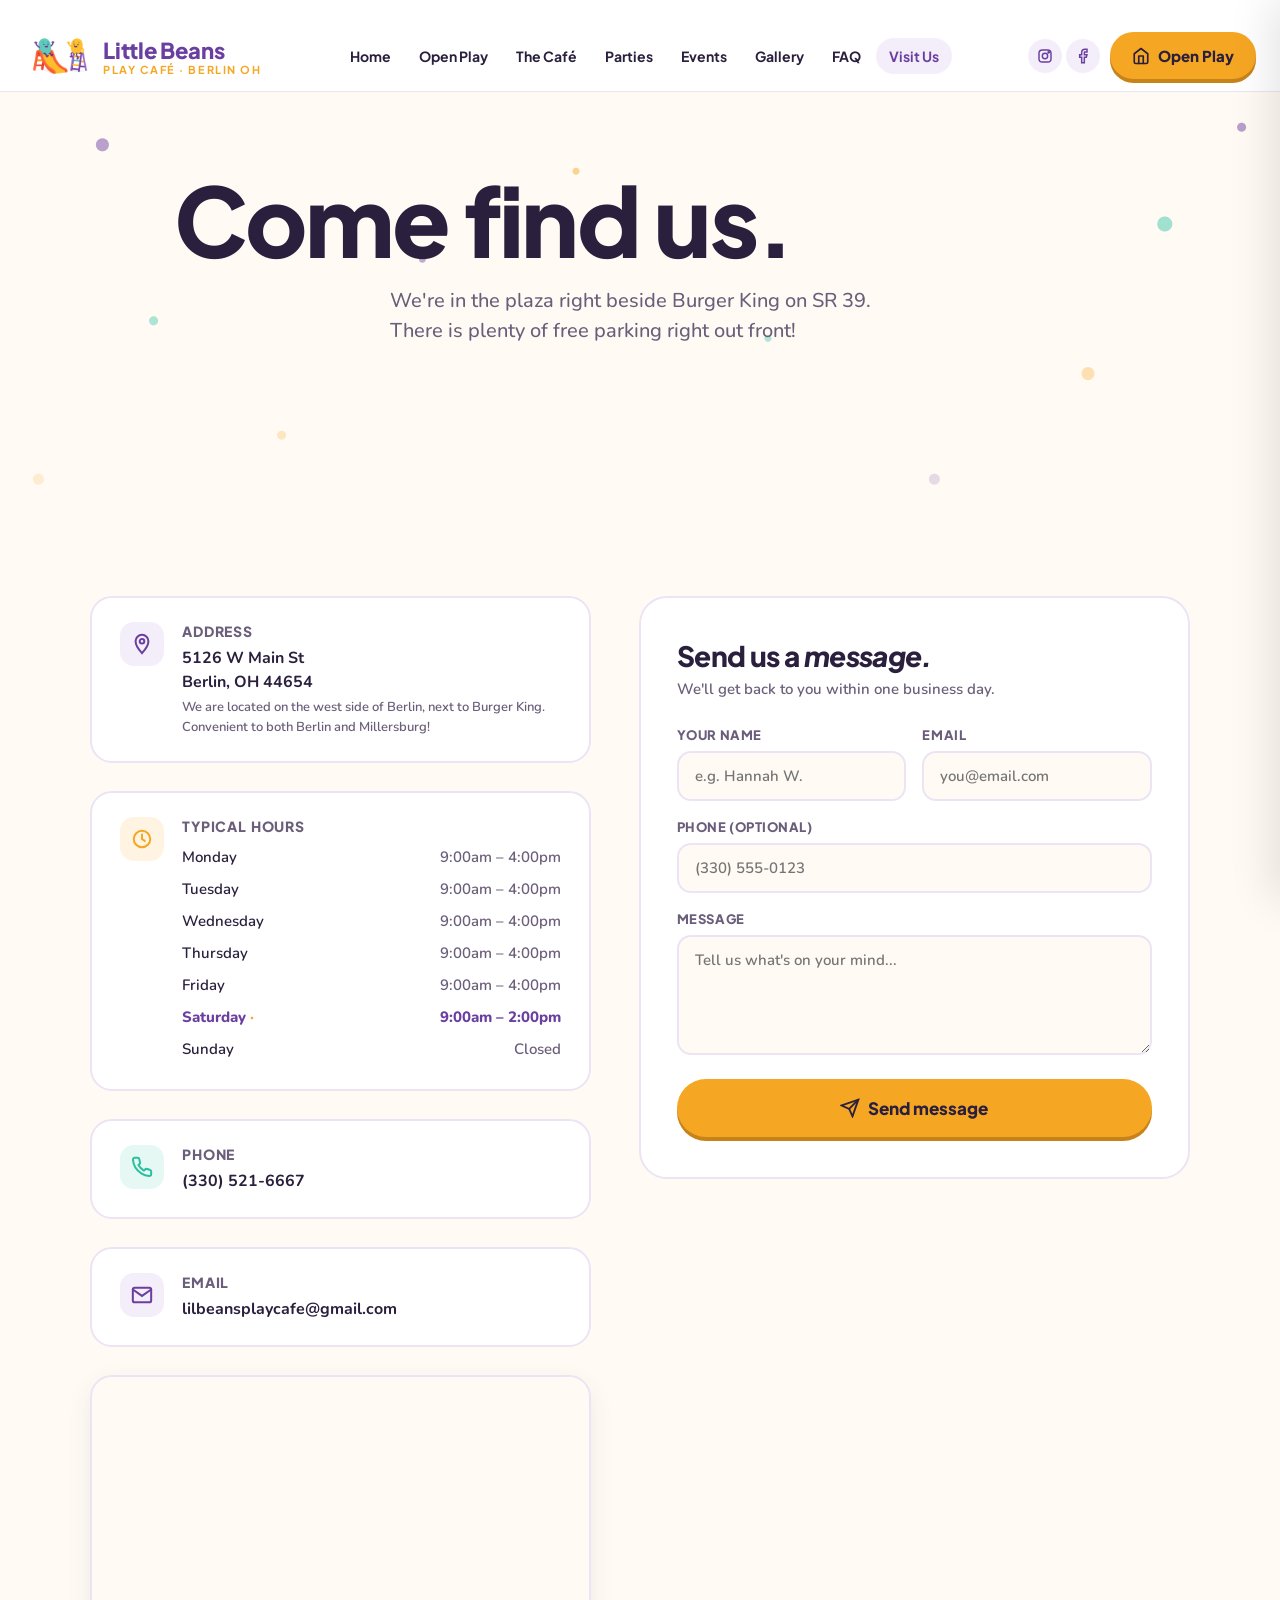
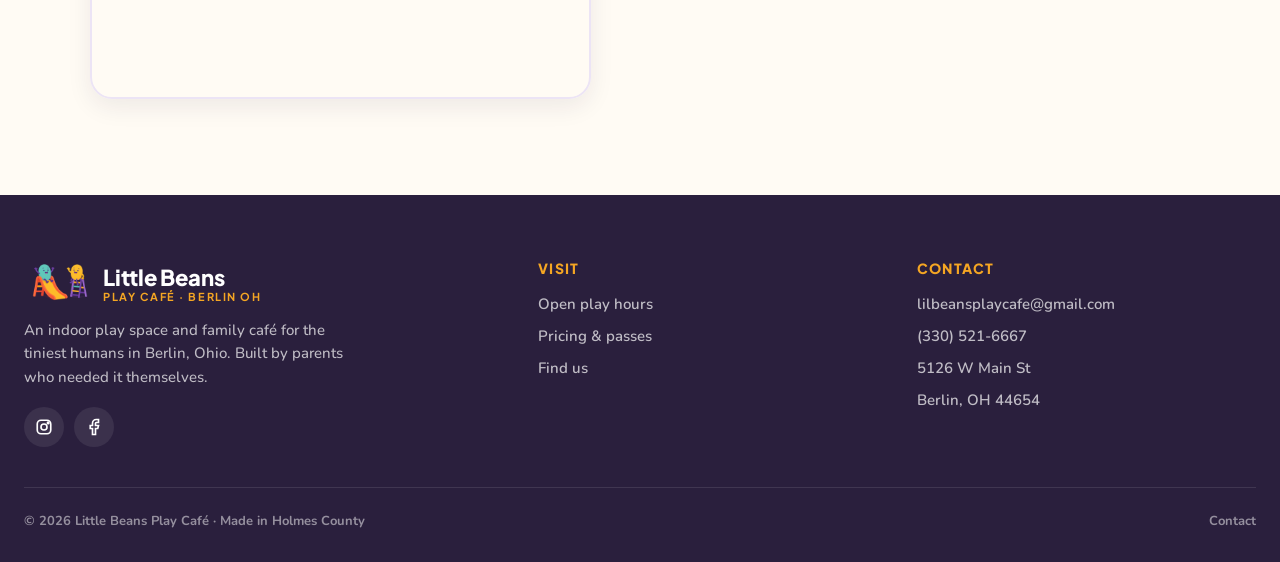
<file: contact.html>
<!DOCTYPE html>
<html lang="en">
<head>
  <meta charset="UTF-8"/>
  <meta name="viewport" content="width=device-width, initial-scale=1.0, viewport-fit=cover"/>
  <title>Visit Us — Little Beans Play Café · Berlin, Ohio</title>
  <meta name="description" content="Find Little Beans Play Café at 5126 W Main St, Berlin, Ohio 44654. Hours, directions, and contact info."/>
  <link rel="preconnect" href="https://fonts.googleapis.com"/>
  <link rel="preconnect" href="https://fonts.gstatic.com" crossorigin/>
  <link href="https://fonts.googleapis.com/css2?family=Nunito:wght@400;500;600;700&family=Plus+Jakarta+Sans:wght@700;800;900&display=swap" rel="stylesheet"/>
  <link rel="icon" type="image/png" href="assets/favicon-bean.png"/>
  <link rel="apple-touch-icon" href="assets/favicon-bean.png"/>
  <link rel="stylesheet" href="css/styles.css"/>
  <style>
    .contact-grid {
      display: grid;
      grid-template-columns: 1fr 1.1fr;
      gap: 48px;
      align-items: start;
      max-width: 1100px;
      margin: 0 auto;
    }
    .contact-info-block {
      display: flex;
      flex-direction: column;
      gap: 28px;
    }
    .info-card {
      background: #fff;
      border: 2px solid var(--line);
      border-radius: 22px;
      padding: 24px 28px;
      display: flex;
      gap: 18px;
      align-items: flex-start;
    }
    .info-card-icon {
      width: 44px;
      height: 44px;
      border-radius: 14px;
      display: grid;
      place-items: center;
      flex-shrink: 0;
    }
    .info-card h4 {
      margin: 0 0 6px;
      font-size: 14px;
      font-weight: 800;
      letter-spacing: .06em;
      text-transform: uppercase;
      font-family: 'Plus Jakarta Sans', sans-serif;
      color: var(--ink-soft);
    }
    .info-card p, .info-card a {
      margin: 0;
      font-size: 16px;
      font-weight: 700;
      color: var(--ink);
      line-height: 1.5;
      text-decoration: none;
    }
    .info-card a:hover { color: var(--purple); }
    .hours-table { width: 100%; border-collapse: collapse; }
    .hours-table tr td { padding: 6px 0; font-size: 15px; font-weight: 600; color: var(--ink); }
    .hours-table tr td:last-child { text-align: right; color: var(--ink-soft); }
    .hours-table tr.today td { color: var(--purple); font-weight: 800; }
    .hours-table tr.today td:first-child::after { content: ' ·'; color: var(--orange); }
    .map-frame {
      border-radius: 22px;
      overflow: hidden;
      border: 2px solid var(--line);
      box-shadow: 0 8px 24px rgba(42,31,61,.08);
    }
    .map-frame iframe { display: block; width: 100%; border: none; }
    /* Contact form */
    .contact-form-wrap {
      background: #fff;
      border: 2px solid var(--line);
      border-radius: 28px;
      padding: 40px 36px;
    }
    .contact-form-wrap h2 {
      margin: 0 0 6px;
      font-size: 28px;
      font-weight: 900;
    }
    .contact-form-wrap p {
      margin: 0 0 28px;
      color: var(--ink-soft);
      font-size: 15px;
      font-weight: 600;
    }
    .form-group {
      margin-bottom: 18px;
    }
    .form-group label {
      display: block;
      font-size: 13px;
      font-weight: 800;
      letter-spacing: .04em;
      text-transform: uppercase;
      color: var(--ink-soft);
      margin-bottom: 8px;
      font-family: 'Plus Jakarta Sans', sans-serif;
    }
    .form-group input,
    .form-group textarea,
    .form-group select {
      width: 100%;
      padding: 13px 16px;
      border: 2px solid var(--line);
      border-radius: 14px;
      font-family: 'Nunito', sans-serif;
      font-size: 15px;
      font-weight: 600;
      color: var(--ink);
      background: var(--cream);
      transition: border-color .15s;
      box-sizing: border-box;
    }
    .form-group input:focus,
    .form-group textarea:focus {
      outline: none;
      border-color: var(--purple);
      background: #fff;
    }
    .form-group textarea { resize: vertical; min-height: 120px; }
    .form-row-2 { display: grid; grid-template-columns: 1fr 1fr; gap: 16px; }
    .form-success {
      display: none;
      text-align: center;
      padding: 40px 20px;
    }
    .form-success.visible { display: block; }
    .form-success .checkmark {
      width: 64px;
      height: 64px;
      background: var(--teal-soft);
      color: var(--teal);
      border-radius: 50%;
      display: grid;
      place-items: center;
      margin: 0 auto 16px;
    }
    @media (max-width: 960px) {
      .contact-grid { grid-template-columns: 1fr; }
      .form-row-2 { grid-template-columns: 1fr; }
      .contact-form-wrap { padding: 28px 22px; }
    }
  </style>
</head>
<body>

<!-- Announcement -->
<div class="announce">
  <span></span>
</div>

<!-- Nav -->
<div class="nav-wrap">
  <nav class="nav">
    <a class="logo" href="index.html">
      <img class="logo-img" src="assets/beans-together.png" alt="Little Beans mascots"/>
      <div>Little Beans<small>Play Café · Berlin OH</small></div>
    </a>
    <div class="nav-links">
      <a href="index.html">Home</a>
      <a href="index.html#open-play">Open Play</a>
      <a href="cafe.html">The Café</a>
      <a href="parties.html">Parties</a>
      <a href="events.html">Events</a>
      <a href="gallery.html">Gallery</a>
      <a href="faq.html">FAQ</a>
      <a href="contact.html" class="active">Visit Us</a>
    </div>
    <div class="nav-cta">
      <div class="nav-social">
        <a href="https://www.instagram.com/lbeansplaycafe" target="_blank" rel="noopener" aria-label="Instagram" class="nav-social-icon">
          <svg xmlns="http://www.w3.org/2000/svg" width="16" height="16" viewBox="0 0 24 24" fill="none" stroke="currentColor" stroke-width="2.2" stroke-linecap="round"><rect x="3" y="3" width="18" height="18" rx="5"/><circle cx="12" cy="12" r="4"/><circle cx="17.5" cy="6.5" r="1" fill="currentColor"/></svg>
        </a>
        <a href="https://www.facebook.com/profile.php?id=61575273827910" target="_blank" rel="noopener" aria-label="Facebook" class="nav-social-icon">
          <svg xmlns="http://www.w3.org/2000/svg" width="16" height="16" viewBox="0 0 24 24" fill="none" stroke="currentColor" stroke-width="2.2" stroke-linecap="round"><path d="M18 2h-3a5 5 0 0 0-5 5v3H7v4h3v8h4v-8h3l1-4h-4V7a1 1 0 0 1 1-1h3z"/></svg>
        </a>
      </div>
      <button class="btn btn-primary" data-book>
        <svg xmlns="http://www.w3.org/2000/svg" width="18" height="18" viewBox="0 0 24 24" fill="none" stroke="currentColor" stroke-width="2.2" stroke-linecap="round" stroke-linejoin="round"><path d="m3 9 9-7 9 7v11a2 2 0 0 1-2 2H5a2 2 0 0 1-2-2z"/><polyline points="9 22 9 12 15 12 15 22"/></svg>
        Open Play
      </button>
      <button class="hamburger" aria-label="Open menu">
        <svg xmlns="http://www.w3.org/2000/svg" width="22" height="22" viewBox="0 0 24 24" fill="none" stroke="currentColor" stroke-width="2.2" stroke-linecap="round"><line x1="4" y1="7" x2="20" y2="7"/><line x1="4" y1="12" x2="20" y2="12"/><line x1="4" y1="17" x2="20" y2="17"/></svg>
      </button>
    </div>
  </nav>
</div>

<!-- Hero -->
<section class="hero" id="top" style="min-height:auto;padding-bottom:56px">
  <div class="hero-dots dots-bg"></div>
  <div class="hero-inner" style="padding-top:64px">
    <h1 class="hero-title">Come find us.</h1>
    <p class="hero-sub" style="max-width:500px;margin-left:auto;margin-right:auto">We're in the plaza right beside Burger King on SR 39. There is plenty of free parking right out front!</p>
  </div>
</section>

<!-- Contact Content -->
<section style="padding:64px 24px 96px;background:var(--cream)">
  <div class="contact-grid">

    <!-- Left: Info + Map -->
    <div class="contact-info-block">

      <div class="info-card">
        <div class="info-card-icon" style="background:var(--purple-soft);color:var(--purple)">
          <svg xmlns="http://www.w3.org/2000/svg" width="22" height="22" viewBox="0 0 24 24" fill="none" stroke="currentColor" stroke-width="2.2" stroke-linecap="round"><path d="M12 22s-7-7.5-7-13a7 7 0 0 1 14 0c0 5.5-7 13-7 13z"/><circle cx="12" cy="9" r="2.5"/></svg>
        </div>
        <div>
          <h4>Address</h4>
          <p>5126 W Main St<br/>Berlin, OH 44654</p>
          <p style="font-size:13px;color:var(--ink-soft);margin-top:4px;font-weight:600">We are located on the west side of Berlin, next to Burger King. Convenient to both Berlin and Millersburg!</p>
        </div>
      </div>

      <div class="info-card">
        <div class="info-card-icon" style="background:var(--orange-soft);color:var(--orange)">
          <svg xmlns="http://www.w3.org/2000/svg" width="22" height="22" viewBox="0 0 24 24" fill="none" stroke="currentColor" stroke-width="2.2" stroke-linecap="round"><circle cx="12" cy="12" r="9"/><polyline points="12 7 12 12 15 14"/></svg>
        </div>
        <div style="width:100%">
          <h4>Typical Hours</h4>
          <table class="hours-table" id="contactHoursTable">
            <tr><td>Monday</td><td>9:00am – 4:00pm</td></tr>
            <tr><td>Tuesday</td><td>9:00am – 4:00pm</td></tr>
            <tr><td>Wednesday</td><td>9:00am – 4:00pm</td></tr>
            <tr><td>Thursday</td><td>9:00am – 4:00pm</td></tr>
            <tr><td>Friday</td><td>9:00am – 4:00pm</td></tr>
            <tr><td>Saturday</td><td>9:00am – 2:00pm</td></tr>
            <tr><td>Sunday</td><td>Closed</td></tr>
          </table>
        </div>
      </div>

      <div class="info-card">
        <div class="info-card-icon" style="background:var(--teal-soft);color:var(--teal)">
          <svg xmlns="http://www.w3.org/2000/svg" width="22" height="22" viewBox="0 0 24 24" fill="none" stroke="currentColor" stroke-width="2.2" stroke-linecap="round"><path d="M22 16.92v3a2 2 0 0 1-2.18 2 19.79 19.79 0 0 1-8.63-3.07A19.5 19.5 0 0 1 2.12 4.18 2 2 0 0 1 4.11 2h3a2 2 0 0 1 2 1.72 12.84 12.84 0 0 0 .7 2.81 2 2 0 0 1-.45 2.11L8.09 9.91a16 16 0 0 0 6 6l1.27-1.27a2 2 0 0 1 2.11-.45 12.84 12.84 0 0 0 2.81.7A2 2 0 0 1 22 16.92z"/></svg>
        </div>
        <div>
          <h4>Phone</h4>
          <a href="tel:3305216667">(330) 521-6667</a>
        </div>
      </div>

      <div class="info-card">
        <div class="info-card-icon" style="background:var(--purple-soft);color:var(--purple)">
          <svg xmlns="http://www.w3.org/2000/svg" width="22" height="22" viewBox="0 0 24 24" fill="none" stroke="currentColor" stroke-width="2.2" stroke-linecap="round"><path d="M4 4h16c1.1 0 2 .9 2 2v12c0 1.1-.9 2-2 2H4c-1.1 0-2-.9-2-2V6c0-1.1.9-2 2-2z"/><polyline points="22,6 12,13 2,6"/></svg>
        </div>
        <div>
          <h4>Email</h4>
          <a href="mailto:lilbeansplaycafe@gmail.com">lilbeansplaycafe@gmail.com</a>
        </div>
      </div>

      <!-- Google Maps embed -->
      <div class="map-frame">
        <iframe
          src="https://www.google.com/maps/embed?pb=!1m18!1m12!1m3!1d2980.5!2d-81.796!3d40.561!2m3!1f0!2f0!3f0!3m2!1i1024!2i768!4f13.1!3m3!1m2!1s0x0%3A0x0!2s5126+W+Main+St%2C+Berlin%2C+OH+44654!5e0!3m2!1sen!2sus!4v1234567890"
          width="100%"
          height="320"
          style="border:0"
          allowfullscreen=""
          loading="lazy"
          referrerpolicy="no-referrer-when-downgrade"
          title="Little Beans Play Café location map">
        </iframe>
      </div>

    </div>

    <!-- Right: Contact Form -->
    <div class="contact-form-wrap">
      <h2>Send us a <em>message.</em></h2>
      <p>We'll get back to you within one business day.</p>

      <div class="form-success" id="contactSuccess">
        <div class="checkmark">
          <svg xmlns="http://www.w3.org/2000/svg" width="28" height="28" viewBox="0 0 24 24" fill="none" stroke="currentColor" stroke-width="2.5" stroke-linecap="round"><polyline points="5 12 10 17 19 7"/></svg>
        </div>
        <h3 style="font-size:22px;margin:0 0 8px">Message sent!</h3>
        <p style="color:var(--ink-soft);font-weight:600;margin:0">We'll be in touch soon. In the meantime, feel free to call us at (330) 521-6667.</p>
      </div>

      <form
        name="contact"
        method="POST"
        data-netlify="true"
        data-netlify-honeypot="bot-field"
        id="contactForm">

        <input type="hidden" name="form-name" value="contact"/>
        <input name="bot-field" style="display:none" aria-hidden="true"/>

        <div class="form-row-2">
          <div class="form-group">
            <label for="contact-name">Your name</label>
            <input id="contact-name" name="name" type="text" placeholder="e.g. Hannah W." required/>
          </div>
          <div class="form-group">
            <label for="contact-email">Email</label>
            <input id="contact-email" name="email" type="email" placeholder="you@email.com" required/>
          </div>
        </div>

        <div class="form-group">
          <label for="contact-phone">Phone (optional)</label>
          <input id="contact-phone" name="phone" type="tel" placeholder="(330) 555-0123"/>
        </div>

        <div class="form-group">
          <label for="contact-message">Message</label>
          <textarea id="contact-message" name="message" placeholder="Tell us what's on your mind..." required></textarea>
        </div>

        <button type="submit" class="btn btn-primary btn-lg" style="width:100%;justify-content:center">
          <svg xmlns="http://www.w3.org/2000/svg" width="20" height="20" viewBox="0 0 24 24" fill="none" stroke="currentColor" stroke-width="2.2" stroke-linecap="round"><line x1="22" y1="2" x2="11" y2="13"/><polygon points="22 2 15 22 11 13 2 9 22 2"/></svg>
          Send message
        </button>
      </form>
    </div>

  </div>
</section>

<!-- Footer -->
<footer class="footer">
  <div class="footer-inner">
    <div class="footer-top">
      <div>
        <a class="logo" href="index.html">
          <img class="logo-img" src="assets/beans-together.png" alt="Little Beans mascots"/>
          <div>Little Beans<small>Play Café · Berlin OH</small></div>
        </a>
        <p class="blurb">An indoor play space and family café for the tiniest humans in Berlin, Ohio. Built by parents who needed it themselves.</p>
        <div class="socials">
          <a href="https://www.instagram.com/lbeansplaycafe" target="_blank" rel="noopener" aria-label="Instagram">
            <svg xmlns="http://www.w3.org/2000/svg" width="18" height="18" viewBox="0 0 24 24" fill="none" stroke="currentColor" stroke-width="2.2" stroke-linecap="round"><rect x="3" y="3" width="18" height="18" rx="5"/><circle cx="12" cy="12" r="4"/><circle cx="17.5" cy="6.5" r="1" fill="currentColor"/></svg>
          </a>
          <a href="https://www.facebook.com/profile.php?id=61575273827910" target="_blank" rel="noopener" aria-label="Facebook">
            <svg xmlns="http://www.w3.org/2000/svg" width="18" height="18" viewBox="0 0 24 24" fill="none" stroke="currentColor" stroke-width="2.2" stroke-linecap="round"><path d="M18 2h-3a5 5 0 0 0-5 5v3H7v4h3v8h4v-8h3l1-4h-4V7a1 1 0 0 1 1-1h3z"/></svg>
          </a>
        </div>
      </div>
      <div>
        <h5>Visit</h5>
        <ul>
          <li><a href="index.html#hours">Open play hours</a></li>
          <li><a href="index.html#open-play">Pricing &amp; passes</a></li>
          <li><a href="contact.html">Find us</a></li>
        </ul>
      </div>
      <div>
        <h5>Contact</h5>
        <ul>
          <li><a href="mailto:lilbeansplaycafe@gmail.com">lilbeansplaycafe@gmail.com</a></li>
          <li><a href="tel:3305216667">(330) 521-6667</a></li>
          <li><a href="contact.html">5126 W Main St</a></li>
          <li><a href="contact.html">Berlin, OH 44654</a></li>
        </ul>
      </div>
    </div>
    <div class="footer-bot">
      <span>© 2026 Little Beans Play Café · Made in Holmes County</span>
      <span><a href="mailto:lilbeansplaycafe@gmail.com" style="color:inherit">Contact</a></span>
    </div>
  </div>
</footer>

<!-- Mobile Menu -->
<div class="mobile-backdrop" style="display:none"></div>
<div class="mobile-menu">
  <button class="mclose" aria-label="Close menu">
    <svg xmlns="http://www.w3.org/2000/svg" width="20" height="20" viewBox="0 0 24 24" fill="none" stroke="currentColor" stroke-width="2.2" stroke-linecap="round"><line x1="6" y1="6" x2="18" y2="18"/><line x1="18" y1="6" x2="6" y2="18"/></svg>
  </button>
  <a href="index.html">Home</a>
  <a href="index.html#open-play">Open Play</a>
  <a href="parties.html">Parties</a>
  <a href="cafe.html">The Café</a>
  <a href="events.html">Events</a>
  <a href="gallery.html">Gallery</a>
  <a href="faq.html">FAQ</a>
  <a href="contact.html">Visit Us</a>
  <button class="btn btn-primary" data-book>
    <svg xmlns="http://www.w3.org/2000/svg" width="18" height="18" viewBox="0 0 24 24" fill="none" stroke="currentColor" stroke-width="2.2" stroke-linecap="round"><path d="m3 9 9-7 9 7v11a2 2 0 0 1-2 2H5a2 2 0 0 1-2-2z"/><polyline points="9 22 9 12 15 12 15 22"/></svg>
    Open Play
  </button>
</div>

<script src="js/sheets.js"></script>
<script src="js/booking.js"></script>
<script src="js/nav.js"></script>
<script>
// Highlight today in contact hours table + contact form success state
(function () {
  const days = ['sunday','monday','tuesday','wednesday','thursday','friday','saturday'];
  const today = days[new Date().getDay()];
  document.querySelectorAll('#contactHoursTable tr').forEach(row => {
    const dayCell = row.cells[0];
    if (dayCell && dayCell.textContent.trim().toLowerCase() === today) {
      row.classList.add('today');
    }
  });

  const form = document.getElementById('contactForm');
  const success = document.getElementById('contactSuccess');
  if (form) {
    form.addEventListener('submit', async (e) => {
      e.preventDefault();
      try {
        await fetch('/', {
          method: 'POST',
          headers: { 'Content-Type': 'application/x-www-form-urlencoded' },
          body: new URLSearchParams(new FormData(form)).toString()
        });
      } catch (_) {}
      form.style.display = 'none';
      success.classList.add('visible');
    });
  }
})();
</script>

<div class="mobile-bottom-bar">
  <button class="mbb-icon-btn" aria-label="Save">
    <svg xmlns="http://www.w3.org/2000/svg" width="20" height="20" viewBox="0 0 24 24" fill="none" stroke="currentColor" stroke-width="2.2" stroke-linecap="round" stroke-linejoin="round"><path d="M20.84 4.61a5.5 5.5 0 0 0-7.78 0L12 5.67l-1.06-1.06a5.5 5.5 0 0 0-7.78 7.78l1.06 1.06L12 21.23l7.78-7.78 1.06-1.06a5.5 5.5 0 0 0 0-7.78z"/></svg>
  </button>
  <button class="mbb-main-btn" data-book>
    <svg xmlns="http://www.w3.org/2000/svg" width="18" height="18" viewBox="0 0 24 24" fill="none" stroke="currentColor" stroke-width="2.2" stroke-linecap="round"><path d="m3 9 9-7 9 7v11a2 2 0 0 1-2 2H5a2 2 0 0 1-2-2z"/><polyline points="9 22 9 12 15 12 15 22"/></svg>
    Open Play
  </button>
</div>

</body>
</html>
</file>
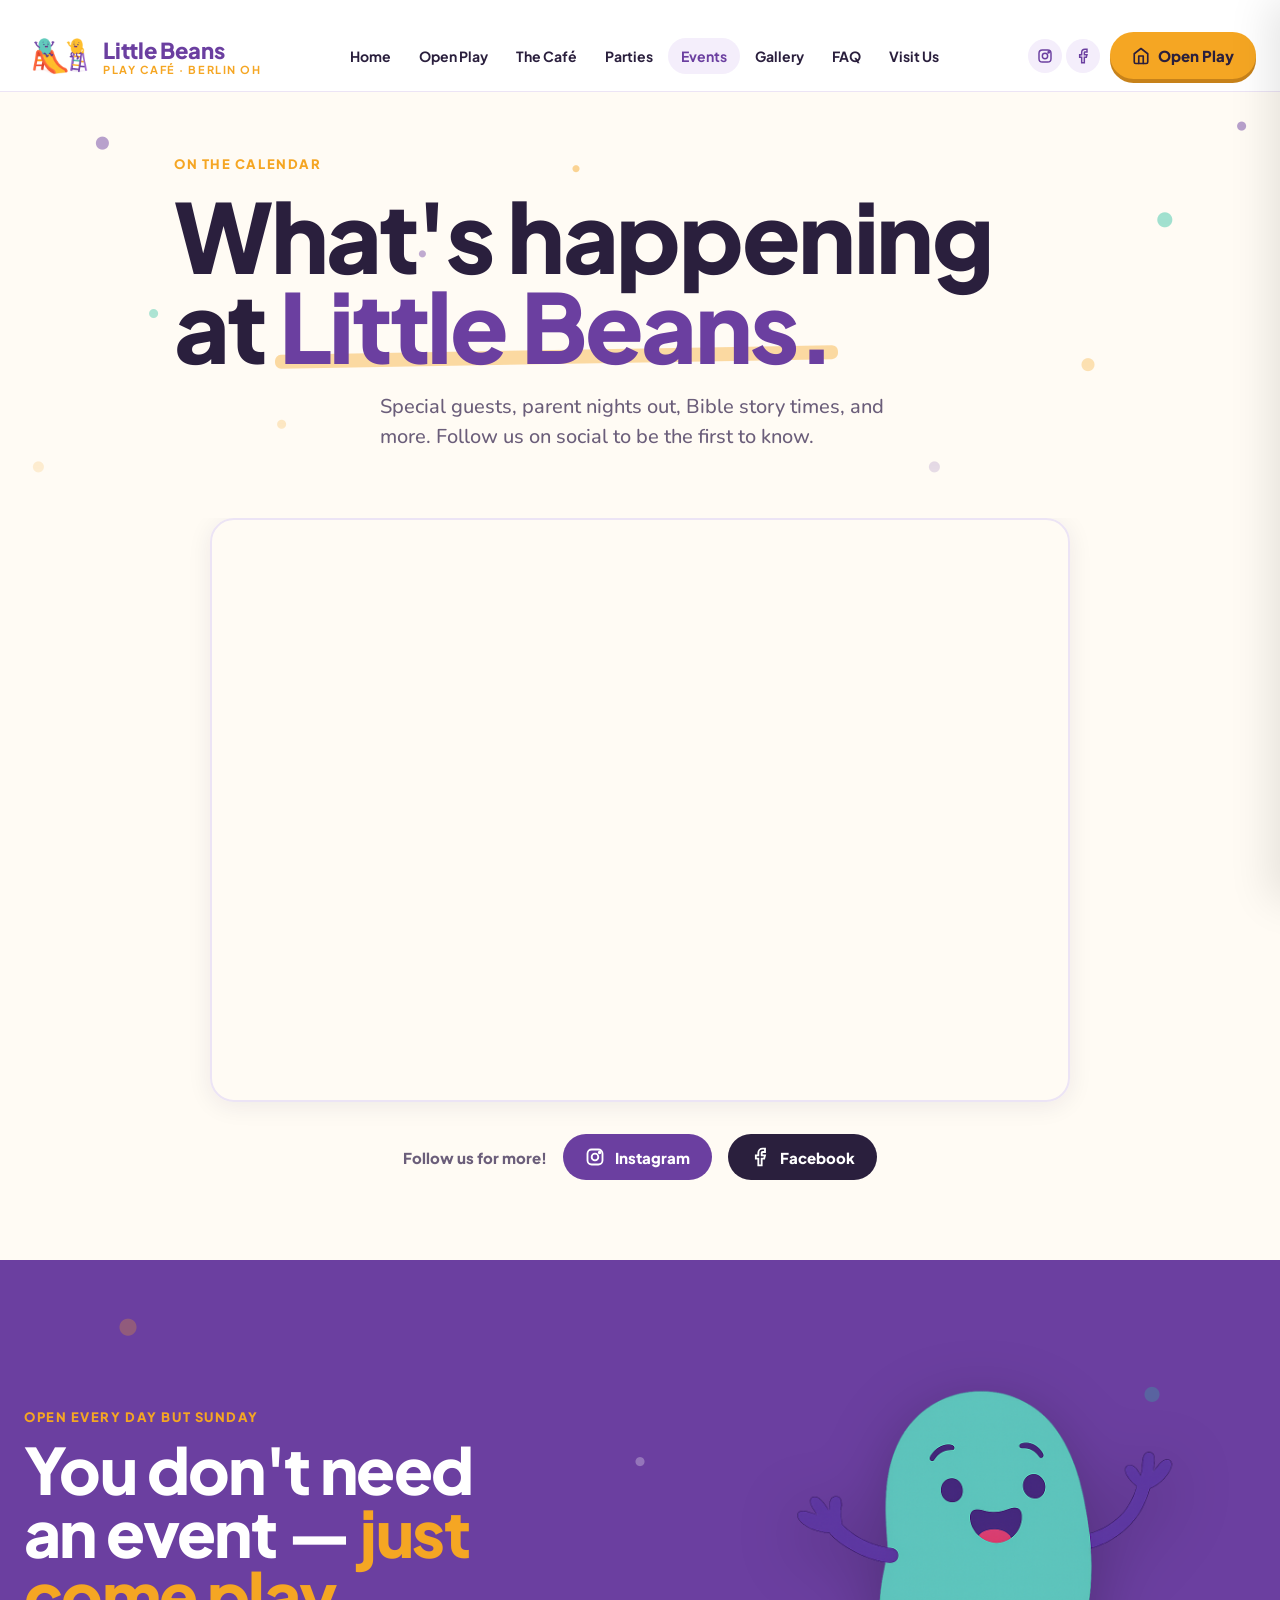
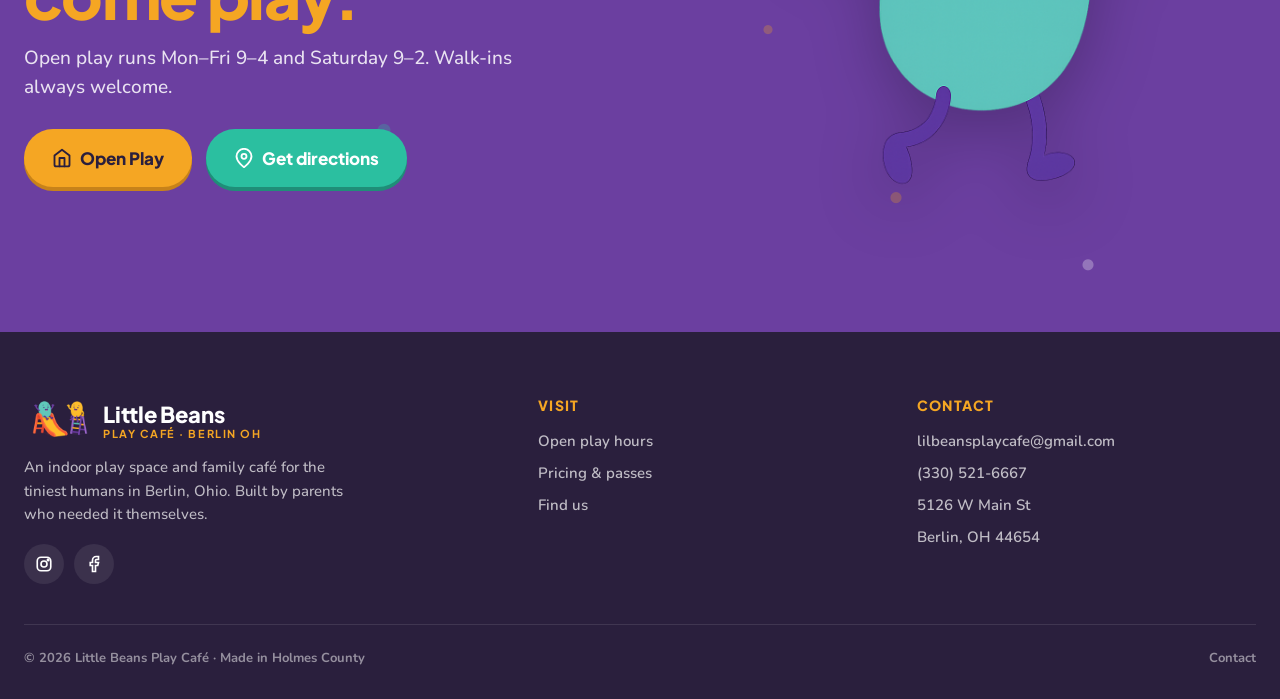
<file: events.html>
<!DOCTYPE html>
<html lang="en">
<head>
  <meta charset="UTF-8"/>
  <meta name="viewport" content="width=device-width, initial-scale=1.0, viewport-fit=cover"/>
  <title>Events — Little Beans Play Café · Berlin, Ohio</title>
  <meta name="description" content="Upcoming events at Little Beans Play Café in Berlin, Ohio — story times, parent nights out, and special play days."/>
  <link rel="preconnect" href="https://fonts.googleapis.com"/>
  <link rel="preconnect" href="https://fonts.gstatic.com" crossorigin/>
  <link href="https://fonts.googleapis.com/css2?family=Nunito:wght@400;500;600;700&family=Plus+Jakarta+Sans:wght@700;800;900&display=swap" rel="stylesheet"/>
  <link rel="icon" type="image/png" href="assets/favicon-bean.png"/>
  <link rel="apple-touch-icon" href="assets/favicon-bean.png"/>
  <link rel="stylesheet" href="css/styles.css"/>
  <style>
    .events-placeholder {
      max-width: 700px;
      margin: 0 auto;
      text-align: center;
      padding: 80px 24px 96px;
    }
    .events-icon {
      width: 80px;
      height: 80px;
      background: var(--purple-soft);
      color: var(--purple);
      border-radius: 28px;
      display: grid;
      place-items: center;
      margin: 0 auto 28px;
    }
    .social-follow {
      display: flex;
      gap: 16px;
      justify-content: center;
      margin-top: 32px;
      flex-wrap: wrap;
    }
    .social-btn {
      display: inline-flex;
      align-items: center;
      gap: 10px;
      padding: 13px 22px;
      border-radius: 999px;
      font-weight: 800;
      font-size: 15px;
      font-family: 'Plus Jakarta Sans', sans-serif;
      text-decoration: none;
      transition: transform .15s, box-shadow .15s;
    }
    .social-btn:hover { transform: translateY(-2px); box-shadow: 0 8px 20px rgba(42,31,61,.12); }
    .social-btn.instagram { background: var(--purple); color: #fff; }
    .social-btn.facebook { background: var(--ink); color: #fff; }
    .events-cards {
      display: grid;
      grid-template-columns: repeat(3, 1fr);
      gap: 20px;
      max-width: 960px;
      margin: 56px auto 0;
    }
    .event-type-card {
      background: #fff;
      border: 2px solid var(--line);
      border-radius: 22px;
      padding: 28px 24px;
      text-align: left;
    }
    .event-type-icon {
      width: 48px;
      height: 48px;
      border-radius: 16px;
      display: grid;
      place-items: center;
      margin-bottom: 16px;
    }
    .event-type-card h4 { margin: 0 0 8px; font-size: 18px; font-weight: 900; color: var(--ink); }
    .event-type-card p { margin: 0; font-size: 14px; color: var(--ink-soft); font-weight: 600; line-height: 1.5; }
    @media (max-width: 960px) {
      .events-cards { grid-template-columns: 1fr 1fr; }
    }
    @media (max-width: 480px) {
      .events-cards { grid-template-columns: 1fr; }
    }
  </style>
</head>
<body>

<!-- Announcement -->
<div class="announce">
  <span></span>
</div>

<!-- Nav -->
<div class="nav-wrap">
  <nav class="nav">
    <a class="logo" href="index.html">
      <img class="logo-img" src="assets/beans-together.png" alt="Little Beans mascots"/>
      <div>Little Beans<small>Play Café · Berlin OH</small></div>
    </a>
    <div class="nav-links">
      <a href="index.html">Home</a>
      <a href="index.html#open-play">Open Play</a>
      <a href="cafe.html">The Café</a>
      <a href="parties.html">Parties</a>
      <a href="events.html">Events</a>
      <a href="gallery.html">Gallery</a>
      <a href="faq.html">FAQ</a>
      <a href="contact.html">Visit Us</a>
    </div>
    <div class="nav-cta">
      <div class="nav-social">
        <a href="https://www.instagram.com/lbeansplaycafe" target="_blank" rel="noopener" aria-label="Instagram" class="nav-social-icon">
          <svg xmlns="http://www.w3.org/2000/svg" width="16" height="16" viewBox="0 0 24 24" fill="none" stroke="currentColor" stroke-width="2.2" stroke-linecap="round"><rect x="3" y="3" width="18" height="18" rx="5"/><circle cx="12" cy="12" r="4"/><circle cx="17.5" cy="6.5" r="1" fill="currentColor"/></svg>
        </a>
        <a href="https://www.facebook.com/profile.php?id=61575273827910" target="_blank" rel="noopener" aria-label="Facebook" class="nav-social-icon">
          <svg xmlns="http://www.w3.org/2000/svg" width="16" height="16" viewBox="0 0 24 24" fill="none" stroke="currentColor" stroke-width="2.2" stroke-linecap="round"><path d="M18 2h-3a5 5 0 0 0-5 5v3H7v4h3v8h4v-8h3l1-4h-4V7a1 1 0 0 1 1-1h3z"/></svg>
        </a>
      </div>
      <button class="btn btn-primary" data-book>
        <svg xmlns="http://www.w3.org/2000/svg" width="18" height="18" viewBox="0 0 24 24" fill="none" stroke="currentColor" stroke-width="2.2" stroke-linecap="round" stroke-linejoin="round"><path d="m3 9 9-7 9 7v11a2 2 0 0 1-2 2H5a2 2 0 0 1-2-2z"/><polyline points="9 22 9 12 15 12 15 22"/></svg>
        Open Play
      </button>
      <button class="hamburger" aria-label="Open menu">
        <svg xmlns="http://www.w3.org/2000/svg" width="22" height="22" viewBox="0 0 24 24" fill="none" stroke="currentColor" stroke-width="2.2" stroke-linecap="round"><line x1="4" y1="7" x2="20" y2="7"/><line x1="4" y1="12" x2="20" y2="12"/><line x1="4" y1="17" x2="20" y2="17"/></svg>
      </button>
    </div>
  </nav>
</div>

<!-- Hero -->
<section class="hero" id="top" style="min-height:auto;padding-bottom:0">
  <div class="hero-dots dots-bg"></div>
  <div class="hero-inner" style="padding-top:64px;padding-bottom:32px">
    <span class="kicker" style="color:var(--orange)">On the calendar</span>
    <h1 class="hero-title">What's happening at <em>Little Beans.</em></h1>
    <p class="hero-sub" style="max-width:520px;margin-left:auto;margin-right:auto">Special guests, parent nights out, Bible story times, and more. Follow us on social to be the first to know.</p>
  </div>
</section>

<!-- Calendar -->
<section style="padding:0 24px 80px;background:var(--cream)">
  <div style="max-width:860px;margin:0 auto">
    <div style="border-radius:24px;overflow:hidden;box-shadow:0 4px 24px rgba(42,31,61,.08);border:2px solid var(--line)">
      <iframe
        src="https://calendar.google.com/calendar/embed?src=6d42ab6bbd4bef94e0303ce673bb463a0cd262a68eda49675d3305b2d317d804%40group.calendar.google.com&ctz=America%2FNew_York&mode=AGENDA&showTitle=0&showNav=1&showDate=1&showPrint=0&showTabs=0&showCalendars=0&showTz=0"
        style="border:0;display:block"
        width="100%"
        height="580"
        frameborder="0"
        scrolling="no"
        title="Little Beans Events Calendar">
      </iframe>
    </div>
    <div class="social-follow" style="margin-top:32px;align-items:center">
      <span style="font-weight:800;font-size:15px;color:var(--ink-soft);font-family:'Plus Jakarta Sans',sans-serif">Follow us for more!</span>
      <a href="https://www.instagram.com/lbeansplaycafe" target="_blank" rel="noopener" class="social-btn instagram">
        <svg xmlns="http://www.w3.org/2000/svg" width="20" height="20" viewBox="0 0 24 24" fill="none" stroke="currentColor" stroke-width="2.2" stroke-linecap="round"><rect x="3" y="3" width="18" height="18" rx="5"/><circle cx="12" cy="12" r="4"/><circle cx="17.5" cy="6.5" r="1" fill="currentColor"/></svg>
        Instagram
      </a>
      <a href="https://www.facebook.com/profile.php?id=61575273827910" target="_blank" rel="noopener" class="social-btn facebook">
        <svg xmlns="http://www.w3.org/2000/svg" width="20" height="20" viewBox="0 0 24 24" fill="none" stroke="currentColor" stroke-width="2.2" stroke-linecap="round"><path d="M18 2h-3a5 5 0 0 0-5 5v3H7v4h3v8h4v-8h3l1-4h-4V7a1 1 0 0 1 1-1h3z"/></svg>
        Facebook
      </a>
    </div>
  </div>

</section>

<!-- CTA -->
<section class="cta-banner">
  <div class="cta-dots"></div>
  <div class="cta-inner">
    <div>
      <span class="kicker" style="color:var(--orange)">OPEN EVERY DAY BUT SUNDAY</span>
      <h2 style="margin-top:10px">You don't need an event — <em>just come play.</em></h2>
      <p>Open play runs Mon–Fri 9–4 and Saturday 9–2. Walk-ins always welcome.</p>
      <div class="cta-buttons">
        <button class="btn btn-primary btn-lg" data-book>
          <svg xmlns="http://www.w3.org/2000/svg" width="20" height="20" viewBox="0 0 24 24" fill="none" stroke="currentColor" stroke-width="2.2" stroke-linecap="round" stroke-linejoin="round"><path d="m3 9 9-7 9 7v11a2 2 0 0 1-2 2H5a2 2 0 0 1-2-2z"/><polyline points="9 22 9 12 15 12 15 22"/></svg>
          Open Play
        </button>
        <a href="contact.html" class="btn btn-teal btn-lg">
          <svg xmlns="http://www.w3.org/2000/svg" width="20" height="20" viewBox="0 0 24 24" fill="none" stroke="currentColor" stroke-width="2.2" stroke-linecap="round"><path d="M21 10c0 7-9 13-9 13s-9-6-9-13a9 9 0 0 1 18 0z"/><circle cx="12" cy="10" r="3"/></svg>
          Get directions
        </a>
      </div>
    </div>
    <div class="cta-mascot">
      <img src="assets/bean-waving.png" alt="Little Bean waving"/>
    </div>
  </div>
</section>

<!-- Footer -->
<footer class="footer">
  <div class="footer-inner">
    <div class="footer-top">
      <div>
        <a class="logo" href="index.html">
          <img class="logo-img" src="assets/beans-together.png" alt="Little Beans mascots"/>
          <div>Little Beans<small>Play Café · Berlin OH</small></div>
        </a>
        <p class="blurb">An indoor play space and family café for the tiniest humans in Berlin, Ohio. Built by parents who needed it themselves.</p>
        <div class="socials">
          <a href="https://www.instagram.com/lbeansplaycafe" target="_blank" rel="noopener" aria-label="Instagram">
            <svg xmlns="http://www.w3.org/2000/svg" width="18" height="18" viewBox="0 0 24 24" fill="none" stroke="currentColor" stroke-width="2.2" stroke-linecap="round"><rect x="3" y="3" width="18" height="18" rx="5"/><circle cx="12" cy="12" r="4"/><circle cx="17.5" cy="6.5" r="1" fill="currentColor"/></svg>
          </a>
          <a href="https://www.facebook.com/profile.php?id=61575273827910" target="_blank" rel="noopener" aria-label="Facebook">
            <svg xmlns="http://www.w3.org/2000/svg" width="18" height="18" viewBox="0 0 24 24" fill="none" stroke="currentColor" stroke-width="2.2" stroke-linecap="round"><path d="M18 2h-3a5 5 0 0 0-5 5v3H7v4h3v8h4v-8h3l1-4h-4V7a1 1 0 0 1 1-1h3z"/></svg>
          </a>
        </div>
      </div>
      <div>
        <h5>Visit</h5>
        <ul>
          <li><a href="index.html#hours">Open play hours</a></li>
          <li><a href="index.html#open-play">Pricing &amp; passes</a></li>
          <li><a href="contact.html">Find us</a></li>
        </ul>
      </div>
      <div>
        <h5>Contact</h5>
        <ul>
          <li><a href="mailto:lilbeansplaycafe@gmail.com">lilbeansplaycafe@gmail.com</a></li>
          <li><a href="tel:3305216667">(330) 521-6667</a></li>
          <li><a href="contact.html">5126 W Main St</a></li>
          <li><a href="contact.html">Berlin, OH 44654</a></li>
        </ul>
      </div>
    </div>
    <div class="footer-bot">
      <span>© 2026 Little Beans Play Café · Made in Holmes County</span>
      <span><a href="mailto:lilbeansplaycafe@gmail.com" style="color:inherit">Contact</a></span>
    </div>
  </div>
</footer>

<!-- Mobile Menu -->
<div class="mobile-backdrop" style="display:none"></div>
<div class="mobile-menu">
  <button class="mclose" aria-label="Close menu">
    <svg xmlns="http://www.w3.org/2000/svg" width="20" height="20" viewBox="0 0 24 24" fill="none" stroke="currentColor" stroke-width="2.2" stroke-linecap="round"><line x1="6" y1="6" x2="18" y2="18"/><line x1="18" y1="6" x2="6" y2="18"/></svg>
  </button>
  <a href="index.html">Home</a>
  <a href="index.html#open-play">Open Play</a>
  <a href="parties.html">Parties</a>
  <a href="cafe.html">The Café</a>
  <a href="events.html">Events</a>
  <a href="gallery.html">Gallery</a>
  <a href="faq.html">FAQ</a>
  <a href="contact.html">Visit Us</a>
  <button class="btn btn-primary" data-book>
    <svg xmlns="http://www.w3.org/2000/svg" width="18" height="18" viewBox="0 0 24 24" fill="none" stroke="currentColor" stroke-width="2.2" stroke-linecap="round"><path d="m3 9 9-7 9 7v11a2 2 0 0 1-2 2H5a2 2 0 0 1-2-2z"/><polyline points="9 22 9 12 15 12 15 22"/></svg>
    Open Play
  </button>
</div>

<div class="mobile-bottom-bar">
  <button class="mbb-icon-btn" aria-label="Save">
    <svg xmlns="http://www.w3.org/2000/svg" width="20" height="20" viewBox="0 0 24 24" fill="none" stroke="currentColor" stroke-width="2.2" stroke-linecap="round" stroke-linejoin="round"><path d="M20.84 4.61a5.5 5.5 0 0 0-7.78 0L12 5.67l-1.06-1.06a5.5 5.5 0 0 0-7.78 7.78l1.06 1.06L12 21.23l7.78-7.78 1.06-1.06a5.5 5.5 0 0 0 0-7.78z"/></svg>
  </button>
  <button class="mbb-main-btn" data-book>
    <svg xmlns="http://www.w3.org/2000/svg" width="18" height="18" viewBox="0 0 24 24" fill="none" stroke="currentColor" stroke-width="2.2" stroke-linecap="round"><path d="m3 9 9-7 9 7v11a2 2 0 0 1-2 2H5a2 2 0 0 1-2-2z"/><polyline points="9 22 9 12 15 12 15 22"/></svg>
    Open Play
  </button>
</div>

<script src="js/sheets.js"></script>
<script src="js/booking.js"></script>
<script src="js/nav.js"></script>
</body>
</html>
</file>
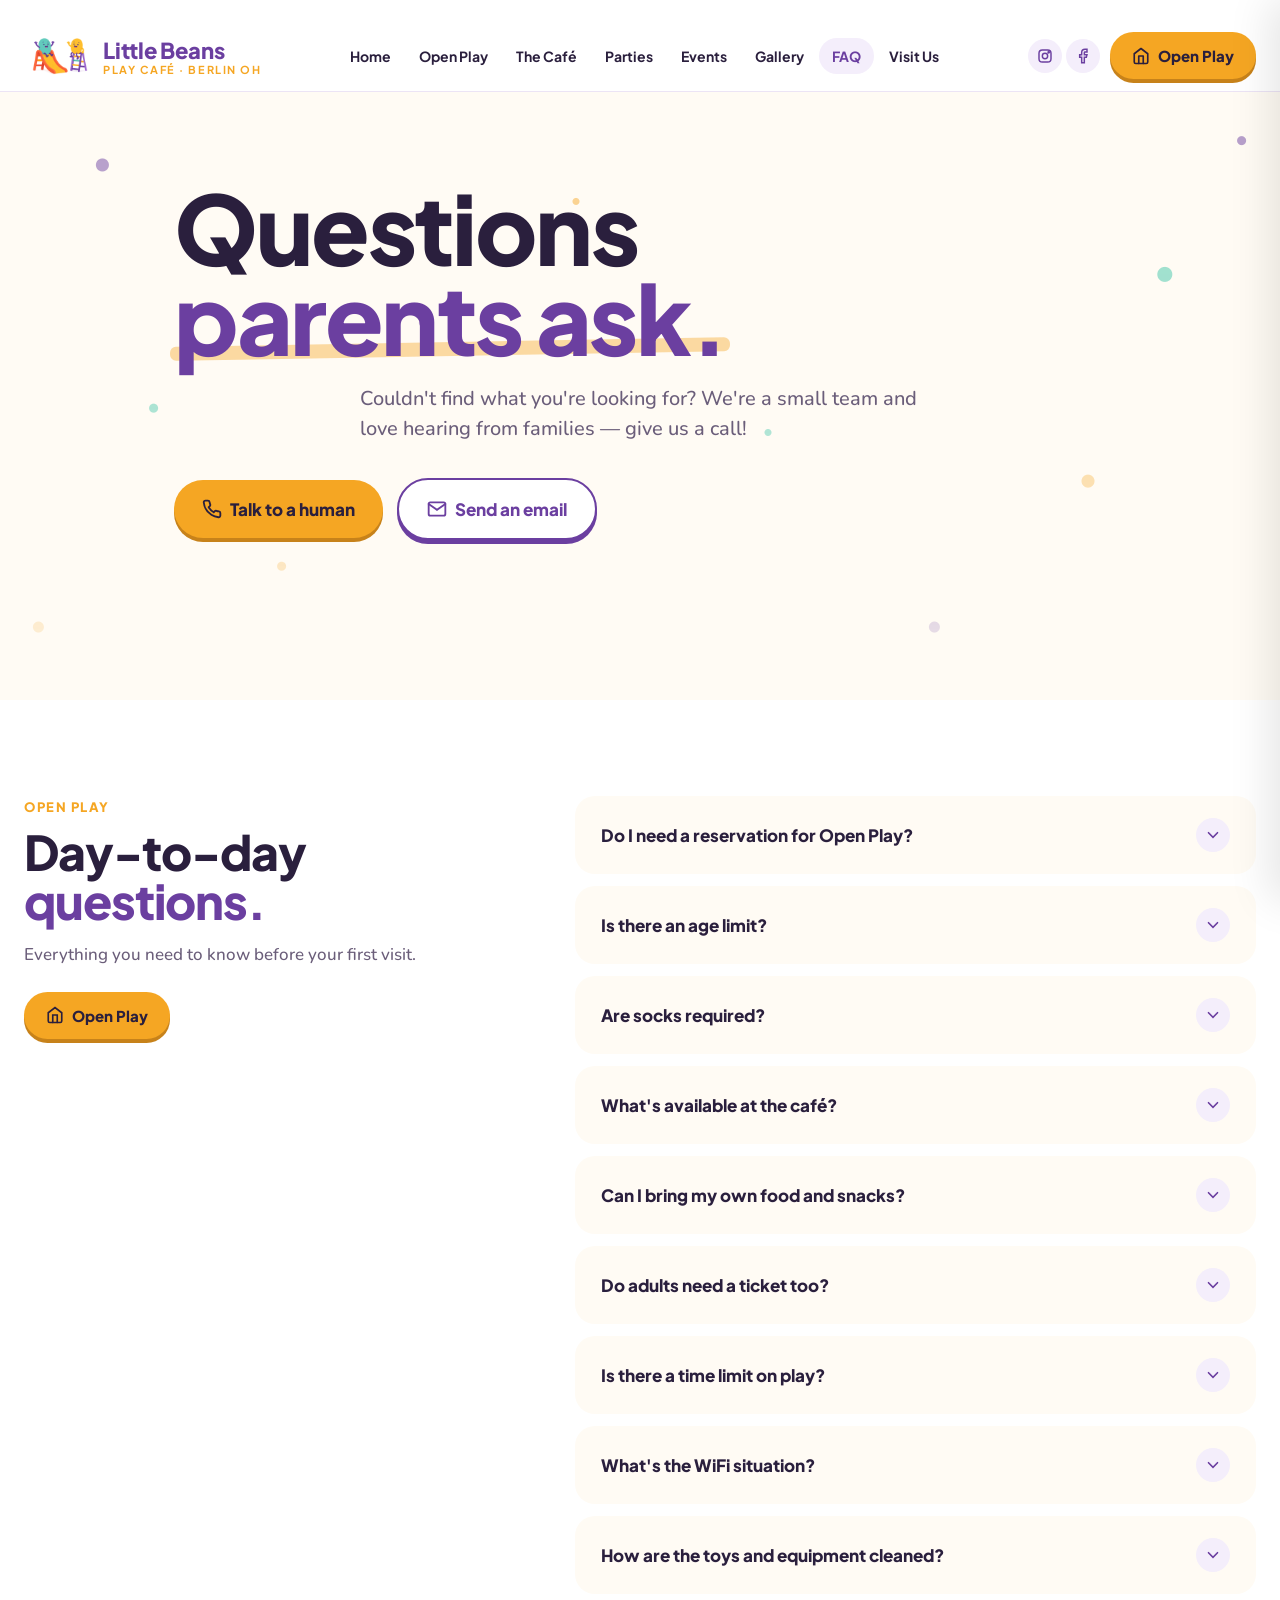
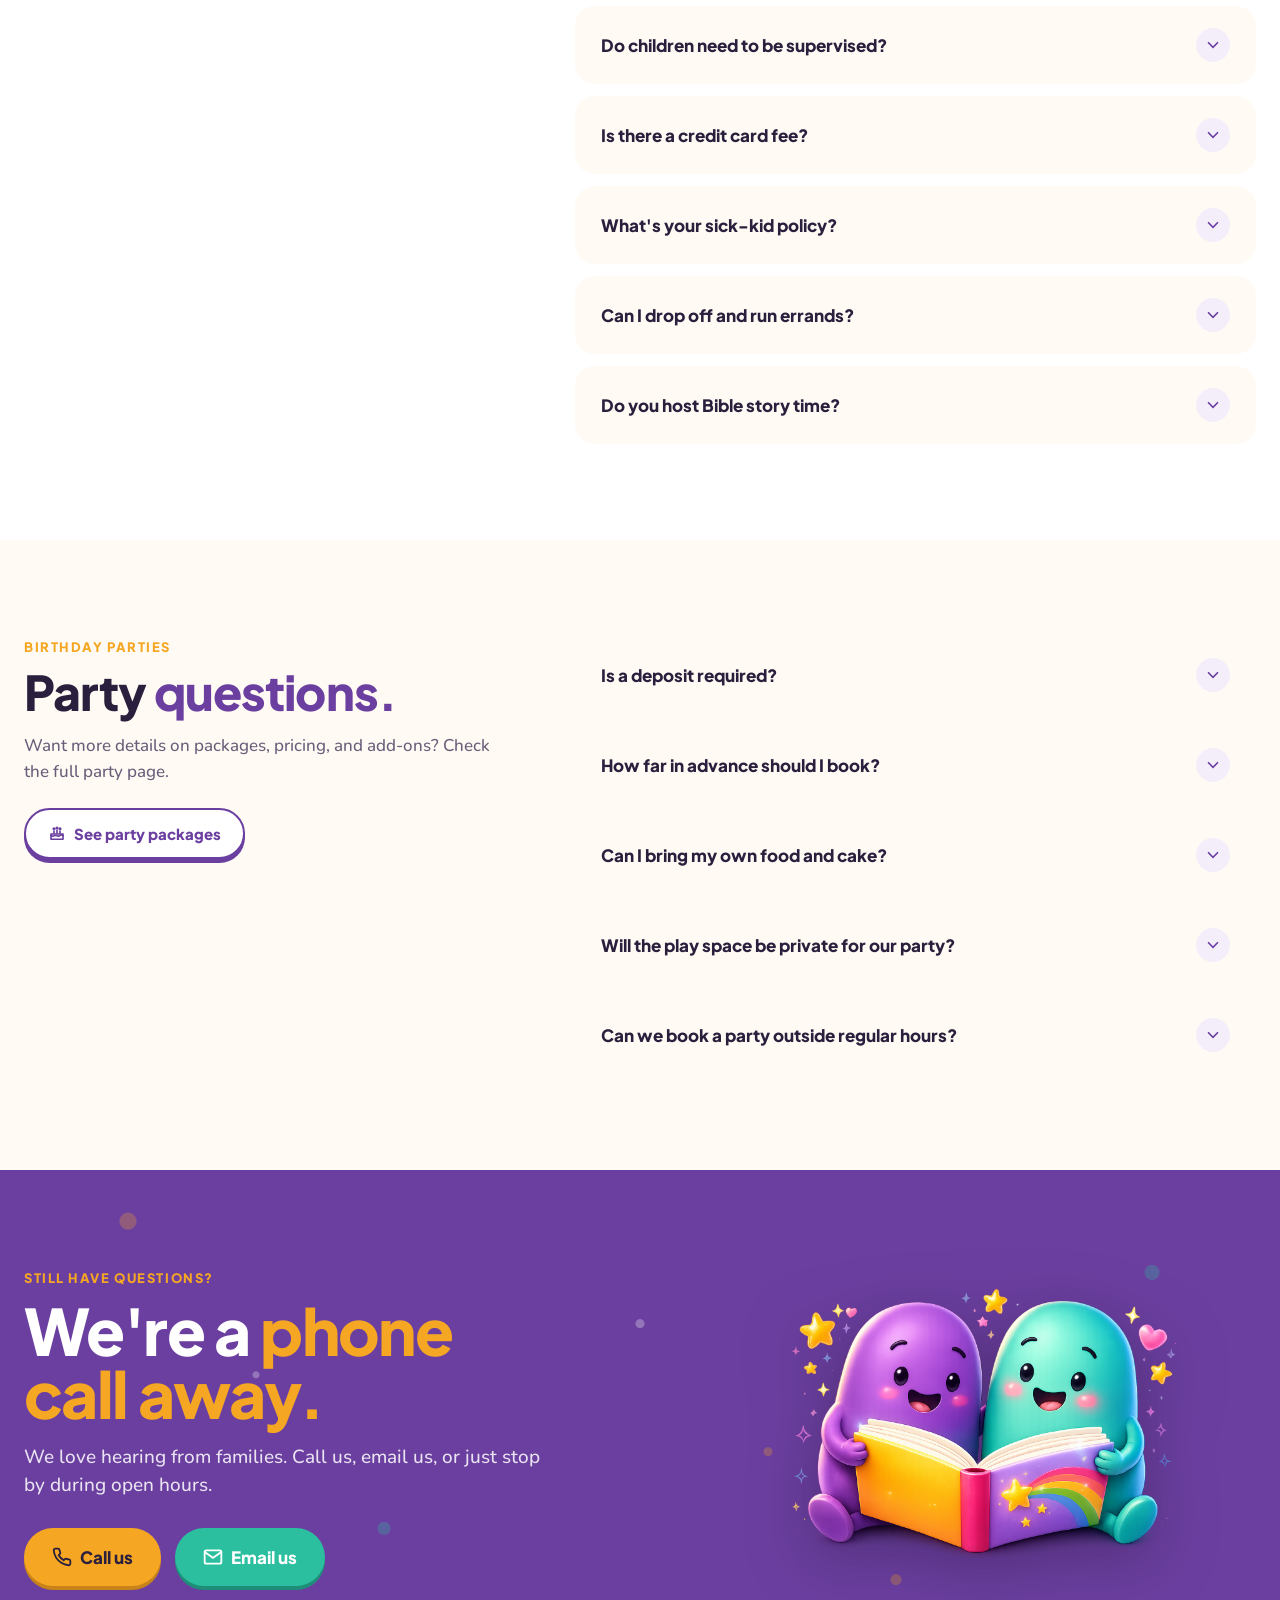
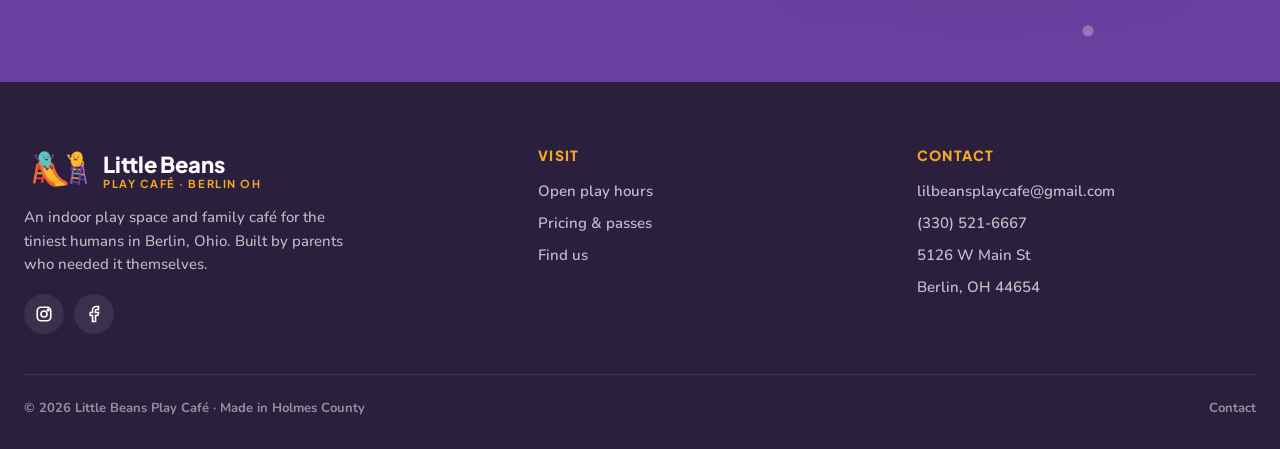
<file: faq.html>
<!DOCTYPE html>
<html lang="en">
<head>
  <meta charset="UTF-8"/>
  <meta name="viewport" content="width=device-width, initial-scale=1.0, viewport-fit=cover"/>
  <title>FAQ — Little Beans Play Café · Berlin, Ohio</title>
  <meta name="description" content="Frequently asked questions about Little Beans Play Café — open play, pricing, socks, food, birthday parties, and more."/>
  <link rel="preconnect" href="https://fonts.googleapis.com"/>
  <link rel="preconnect" href="https://fonts.gstatic.com" crossorigin/>
  <link href="https://fonts.googleapis.com/css2?family=Nunito:wght@400;500;600;700&family=Plus+Jakarta+Sans:wght@700;800;900&display=swap" rel="stylesheet"/>
  <link rel="icon" type="image/png" href="assets/favicon-bean.png"/>
  <link rel="apple-touch-icon" href="assets/favicon-bean.png"/>
  <link rel="stylesheet" href="css/styles.css"/>
</head>
<body>

<!-- Announcement -->
<div class="announce">
  <span></span>
</div>

<!-- Nav -->
<div class="nav-wrap">
  <nav class="nav">
    <a class="logo" href="index.html">
      <img class="logo-img" src="assets/beans-together.png" alt="Little Beans mascots"/>
      <div>Little Beans<small>Play Café · Berlin OH</small></div>
    </a>
    <div class="nav-links">
      <a href="index.html">Home</a>
      <a href="index.html#open-play">Open Play</a>
      <a href="cafe.html">The Café</a>
      <a href="parties.html">Parties</a>
      <a href="events.html">Events</a>
      <a href="gallery.html">Gallery</a>
      <a href="faq.html" class="active">FAQ</a>
      <a href="contact.html">Visit Us</a>
    </div>
    <div class="nav-cta">
      <div class="nav-social">
        <a href="https://www.instagram.com/lbeansplaycafe" target="_blank" rel="noopener" aria-label="Instagram" class="nav-social-icon">
          <svg xmlns="http://www.w3.org/2000/svg" width="16" height="16" viewBox="0 0 24 24" fill="none" stroke="currentColor" stroke-width="2.2" stroke-linecap="round"><rect x="3" y="3" width="18" height="18" rx="5"/><circle cx="12" cy="12" r="4"/><circle cx="17.5" cy="6.5" r="1" fill="currentColor"/></svg>
        </a>
        <a href="https://www.facebook.com/profile.php?id=61575273827910" target="_blank" rel="noopener" aria-label="Facebook" class="nav-social-icon">
          <svg xmlns="http://www.w3.org/2000/svg" width="16" height="16" viewBox="0 0 24 24" fill="none" stroke="currentColor" stroke-width="2.2" stroke-linecap="round"><path d="M18 2h-3a5 5 0 0 0-5 5v3H7v4h3v8h4v-8h3l1-4h-4V7a1 1 0 0 1 1-1h3z"/></svg>
        </a>
      </div>
      <button class="btn btn-primary" data-book>
        <svg xmlns="http://www.w3.org/2000/svg" width="18" height="18" viewBox="0 0 24 24" fill="none" stroke="currentColor" stroke-width="2.2" stroke-linecap="round" stroke-linejoin="round"><path d="m3 9 9-7 9 7v11a2 2 0 0 1-2 2H5a2 2 0 0 1-2-2z"/><polyline points="9 22 9 12 15 12 15 22"/></svg>
        Open Play
      </button>
      <button class="hamburger" aria-label="Open menu">
        <svg xmlns="http://www.w3.org/2000/svg" width="22" height="22" viewBox="0 0 24 24" fill="none" stroke="currentColor" stroke-width="2.2" stroke-linecap="round"><line x1="4" y1="7" x2="20" y2="7"/><line x1="4" y1="12" x2="20" y2="12"/><line x1="4" y1="17" x2="20" y2="17"/></svg>
      </button>
    </div>
  </nav>
</div>

<!-- Hero -->
<section class="hero" id="top" style="min-height:auto;padding-bottom:64px">
  <div class="hero-dots dots-bg"></div>
  <div class="hero-inner" style="padding-top:72px">
    <h1 class="hero-title">Questions <em>parents ask.</em></h1>
    <p class="hero-sub" style="max-width:560px;margin-left:auto;margin-right:auto">Couldn't find what you're looking for? We're a small team and love hearing from families — give us a call!</p>
    <div class="hero-cta">
      <a href="tel:3305216667" class="btn btn-primary btn-lg">
        <svg xmlns="http://www.w3.org/2000/svg" width="20" height="20" viewBox="0 0 24 24" fill="none" stroke="currentColor" stroke-width="2.2" stroke-linecap="round"><path d="M22 16.92v3a2 2 0 0 1-2.18 2 19.79 19.79 0 0 1-8.63-3.07A19.5 19.5 0 0 1 2.12 4.18 2 2 0 0 1 4.11 2h3a2 2 0 0 1 2 1.72 12.84 12.84 0 0 0 .7 2.81 2 2 0 0 1-.45 2.11L8.09 9.91a16 16 0 0 0 6 6l1.27-1.27a2 2 0 0 1 2.11-.45 12.84 12.84 0 0 0 2.81.7A2 2 0 0 1 22 16.92z"/></svg>
        Talk to a human
      </a>
      <a href="mailto:lilbeansplaycafe@gmail.com" class="btn btn-secondary btn-lg">
        <svg xmlns="http://www.w3.org/2000/svg" width="20" height="20" viewBox="0 0 24 24" fill="none" stroke="currentColor" stroke-width="2.2" stroke-linecap="round"><path d="M4 4h16c1.1 0 2 .9 2 2v12c0 1.1-.9 2-2 2H4c-1.1 0-2-.9-2-2V6c0-1.1.9-2 2-2z"/><polyline points="22,6 12,13 2,6"/></svg>
        Send an email
      </a>
    </div>
  </div>
</section>

<!-- Open Play FAQ -->
<section class="faq" id="open-play">
  <div class="section-inner">
    <div class="faq-grid">
      <div class="faq-left">
        <span class="kicker" style="color:var(--orange)">Open Play</span>
        <h2 style="margin-top:10px">Day-to-day <em>questions.</em></h2>
        <p>Everything you need to know before your first visit.</p>
        <button class="btn btn-primary" data-book>
          <svg xmlns="http://www.w3.org/2000/svg" width="18" height="18" viewBox="0 0 24 24" fill="none" stroke="currentColor" stroke-width="2.2" stroke-linecap="round"><path d="m3 9 9-7 9 7v11a2 2 0 0 1-2 2H5a2 2 0 0 1-2-2z"/><polyline points="9 22 9 12 15 12 15 22"/></svg>
          Open Play
        </button>
      </div>
      <div class="faq-list">
        <div class="faq-item">
          <button class="faq-q"><span>Do I need a reservation for Open Play?</span><span class="chev"><svg xmlns="http://www.w3.org/2000/svg" width="18" height="18" viewBox="0 0 24 24" fill="none" stroke="currentColor" stroke-width="2.2" stroke-linecap="round"><polyline points="6 9 12 15 18 9"/></svg></span></button>
          <div class="faq-a"><p>Not at all — walk-ins are always welcome! We do recommend booking ahead for larger groups or on busy days (rainy days and Saturdays tend to fill up quickly), just to make sure we have room for everyone.</p></div>
        </div>
        <div class="faq-item">
          <button class="faq-q"><span>Is there an age limit?</span><span class="chev"><svg xmlns="http://www.w3.org/2000/svg" width="18" height="18" viewBox="0 0 24 24" fill="none" stroke="currentColor" stroke-width="2.2" stroke-linecap="round"><polyline points="6 9 12 15 18 9"/></svg></span></button>
          <div class="faq-a"><p>All ages are welcome, but we find that our space is typically most-enjoyed by ages 0–7.</p></div>
        </div>
        <div class="faq-item">
          <button class="faq-q"><span>Are socks required?</span><span class="chev"><svg xmlns="http://www.w3.org/2000/svg" width="18" height="18" viewBox="0 0 24 24" fill="none" stroke="currentColor" stroke-width="2.2" stroke-linecap="round"><polyline points="6 9 12 15 18 9"/></svg></span></button>
          <div class="faq-a"><p>Yes — grippy socks are best for children. Adults must also wear socks in the play space. No shoes or bare feet, please!</p></div>
        </div>
        <div class="faq-item">
          <button class="faq-q"><span>What's available at the café?</span><span class="chev"><svg xmlns="http://www.w3.org/2000/svg" width="18" height="18" viewBox="0 0 24 24" fill="none" stroke="currentColor" stroke-width="2.2" stroke-linecap="round"><polyline points="6 9 12 15 18 9"/></svg></span></button>
          <div class="faq-a"><p>Plenty of tables and seating for parents to relax while the kids play, plus a variety of snacks and drinks available for purchase at the counter. For all the details (and photos!), visit our <a href="cafe.html" style="color:var(--purple);font-weight:700">Café page</a>.</p></div>
        </div>
        <div class="faq-item">
          <button class="faq-q"><span>Can I bring my own food and snacks?</span><span class="chev"><svg xmlns="http://www.w3.org/2000/svg" width="18" height="18" viewBox="0 0 24 24" fill="none" stroke="currentColor" stroke-width="2.2" stroke-linecap="round"><polyline points="6 9 12 15 18 9"/></svg></span></button>
          <div class="faq-a"><p>Absolutely. You're welcome to bring your own food, snacks, and drinks. We also carry pre-packaged snacks and beverages at the front counter.</p></div>
        </div>
        <div class="faq-item">
          <button class="faq-q"><span>Do adults need a ticket too?</span><span class="chev"><svg xmlns="http://www.w3.org/2000/svg" width="18" height="18" viewBox="0 0 24 24" fill="none" stroke="currentColor" stroke-width="2.2" stroke-linecap="round"><polyline points="6 9 12 15 18 9"/></svg></span></button>
          <div class="faq-a"><p>Nope, grown-ups are free!</p></div>
        </div>
        <div class="faq-item">
          <button class="faq-q"><span>Is there a time limit on play?</span><span class="chev"><svg xmlns="http://www.w3.org/2000/svg" width="18" height="18" viewBox="0 0 24 24" fill="none" stroke="currentColor" stroke-width="2.2" stroke-linecap="round"><polyline points="6 9 12 15 18 9"/></svg></span></button>
          <div class="faq-a"><p>No time limits! Stay for 30 minutes or 3 hours — your admission covers the whole session, no rush.</p></div>
        </div>
        <div class="faq-item">
          <button class="faq-q"><span>What's the WiFi situation?</span><span class="chev"><svg xmlns="http://www.w3.org/2000/svg" width="18" height="18" viewBox="0 0 24 24" fill="none" stroke="currentColor" stroke-width="2.2" stroke-linecap="round"><polyline points="6 9 12 15 18 9"/></svg></span></button>
          <div class="faq-a"><p>High-speed WiFi is available, and parents are actively encouraged to bring a laptop and work while their kids play.</p></div>
        </div>
        <div class="faq-item">
          <button class="faq-q"><span>How are the toys and equipment cleaned?</span><span class="chev"><svg xmlns="http://www.w3.org/2000/svg" width="18" height="18" viewBox="0 0 24 24" fill="none" stroke="currentColor" stroke-width="2.2" stroke-linecap="round"><polyline points="6 9 12 15 18 9"/></svg></span></button>
          <div class="faq-a"><p>Toys and equipment are cleaned mid-day and at close with ChildSafe Sanitizer. A sanitation station is also available for parents who want to self-clean.</p></div>
        </div>
        <div class="faq-item">
          <button class="faq-q"><span>Do children need to be supervised?</span><span class="chev"><svg xmlns="http://www.w3.org/2000/svg" width="18" height="18" viewBox="0 0 24 24" fill="none" stroke="currentColor" stroke-width="2.2" stroke-linecap="round"><polyline points="6 9 12 15 18 9"/></svg></span></button>
          <div class="faq-a"><p>Yes — children must be monitored by an adult at all times. Children under 2 must be accompanied by an adult in the play space.</p></div>
        </div>
        <div class="faq-item">
          <button class="faq-q"><span>Is there a credit card fee?</span><span class="chev"><svg xmlns="http://www.w3.org/2000/svg" width="18" height="18" viewBox="0 0 24 24" fill="none" stroke="currentColor" stroke-width="2.2" stroke-linecap="round"><polyline points="6 9 12 15 18 9"/></svg></span></button>
          <div class="faq-a"><p>A 30-cent service fee applies to all credit card transactions.</p></div>
        </div>
        <div class="faq-item">
          <button class="faq-q"><span>What's your sick-kid policy?</span><span class="chev"><svg xmlns="http://www.w3.org/2000/svg" width="18" height="18" viewBox="0 0 24 24" fill="none" stroke="currentColor" stroke-width="2.2" stroke-linecap="round"><polyline points="6 9 12 15 18 9"/></svg></span></button>
          <div class="faq-a"><p>Stay home, please. If anyone in your family has had a fever, stomach bug, or pink eye in the last 24 hours, we'll happily reschedule — no fees, no questions.</p></div>
        </div>
        <div class="faq-item">
          <button class="faq-q"><span>Can I drop off and run errands?</span><span class="chev"><svg xmlns="http://www.w3.org/2000/svg" width="18" height="18" viewBox="0 0 24 24" fill="none" stroke="currentColor" stroke-width="2.2" stroke-linecap="round"><polyline points="6 9 12 15 18 9"/></svg></span></button>
          <div class="faq-a"><p>Open play is parent-supervised for all ages. We do host special "Parent's Night Out" events where we are properly staffed for drop-off play. Follow us on Facebook or Instagram for news on these events.</p></div>
        </div>
        <div class="faq-item">
          <button class="faq-q"><span>Do you host Bible story time?</span><span class="chev"><svg xmlns="http://www.w3.org/2000/svg" width="18" height="18" viewBox="0 0 24 24" fill="none" stroke="currentColor" stroke-width="2.2" stroke-linecap="round"><polyline points="6 9 12 15 18 9"/></svg></span></button>
          <div class="faq-a"><p>We do — it's one of our favorite things we offer! Bible story time is held on the first Wednesday of every month and is open to all families. Follow us on <a href="https://www.instagram.com/lbeansplaycafe" target="_blank" rel="noopener" style="color:var(--purple);font-weight:700">Instagram</a> or <a href="https://www.facebook.com/profile.php?id=61575273827910" target="_blank" rel="noopener" style="color:var(--purple);font-weight:700">Facebook</a> so you never miss an announcement.</p></div>
        </div>
      </div>
    </div>
  </div>
</section>

<!-- Party FAQ -->
<section class="faq" id="parties" style="background:var(--cream)">
  <div class="section-inner">
    <div class="faq-grid">
      <div class="faq-left">
        <span class="kicker" style="color:var(--orange)">Birthday Parties</span>
        <h2 style="margin-top:10px">Party <em>questions.</em></h2>
        <p>Want more details on packages, pricing, and add-ons? Check the full party page.</p>
        <a href="parties.html" class="btn btn-secondary">
          <svg xmlns="http://www.w3.org/2000/svg" width="18" height="18" viewBox="0 0 24 24" fill="none" stroke="currentColor" stroke-width="2.2" stroke-linecap="round" stroke-linejoin="round"><path d="M4 19h16v-7H4z"/><path d="M4 14c2 2 4 0 6 0s4 2 6 0 4 0 4 0"/><path d="M8 8v3M12 7v4M16 8v3"/><circle cx="8" cy="5" r="1" fill="currentColor"/><circle cx="12" cy="4" r="1" fill="currentColor"/><circle cx="16" cy="5" r="1" fill="currentColor"/></svg>
          See party packages
        </a>
      </div>
      <div class="faq-list">
        <div class="faq-item">
          <button class="faq-q"><span>Is a deposit required?</span><span class="chev"><svg xmlns="http://www.w3.org/2000/svg" width="18" height="18" viewBox="0 0 24 24" fill="none" stroke="currentColor" stroke-width="2.2" stroke-linecap="round"><polyline points="6 9 12 15 18 9"/></svg></span></button>
          <div class="faq-a"><p>Yes — once we reach out to nail down all of the details, a $100 deposit secures your date and time. The remaining balance is due the day of your party.</p></div>
        </div>
        <div class="faq-item">
          <button class="faq-q"><span>How far in advance should I book?</span><span class="chev"><svg xmlns="http://www.w3.org/2000/svg" width="18" height="18" viewBox="0 0 24 24" fill="none" stroke="currentColor" stroke-width="2.2" stroke-linecap="round"><polyline points="6 9 12 15 18 9"/></svg></span></button>
          <div class="faq-a"><p>We recommend 3–4 weeks ahead, especially for weekends. Minimum 2 weeks' notice required. Allow at least 2 weeks if you're adding a custom banner.</p></div>
        </div>
        <div class="faq-item">
          <button class="faq-q"><span>Can I bring my own food and cake?</span><span class="chev"><svg xmlns="http://www.w3.org/2000/svg" width="18" height="18" viewBox="0 0 24 24" fill="none" stroke="currentColor" stroke-width="2.2" stroke-linecap="round"><polyline points="6 9 12 15 18 9"/></svg></span></button>
          <div class="faq-a"><p>Absolutely — cake, snacks, and drinks are all welcome. The base package assumes you're bringing the food. If you'd rather not, add the snack &amp; juice bundle.</p></div>
        </div>
        <div class="faq-item">
          <button class="faq-q"><span>Will the play space be private for our party?</span><span class="chev"><svg xmlns="http://www.w3.org/2000/svg" width="18" height="18" viewBox="0 0 24 24" fill="none" stroke="currentColor" stroke-width="2.2" stroke-linecap="round"><polyline points="6 9 12 15 18 9"/></svg></span></button>
          <div class="faq-a"><p>Yes — full private use of the play space and café for your entire group, for the duration of your rental.</p></div>
        </div>
        <div class="faq-item">
          <button class="faq-q"><span>Can we book a party outside regular hours?</span><span class="chev"><svg xmlns="http://www.w3.org/2000/svg" width="18" height="18" viewBox="0 0 24 24" fill="none" stroke="currentColor" stroke-width="2.2" stroke-linecap="round"><polyline points="6 9 12 15 18 9"/></svg></span></button>
          <div class="faq-a"><p>Yes — we actually prefer it and are happy to work with your schedule.</p></div>
        </div>
      </div>
    </div>
  </div>
</section>

<!-- CTA -->
<section class="cta-banner">
  <div class="cta-dots"></div>
  <div class="cta-inner">
    <div>
      <span class="kicker" style="color:var(--orange)">STILL HAVE QUESTIONS?</span>
      <h2 style="margin-top:10px">We're a <em>phone call away.</em></h2>
      <p>We love hearing from families. Call us, email us, or just stop by during open hours.</p>
      <div class="cta-buttons">
        <a href="tel:3305216667" class="btn btn-primary btn-lg">
          <svg xmlns="http://www.w3.org/2000/svg" width="20" height="20" viewBox="0 0 24 24" fill="none" stroke="currentColor" stroke-width="2.2" stroke-linecap="round"><path d="M22 16.92v3a2 2 0 0 1-2.18 2 19.79 19.79 0 0 1-8.63-3.07A19.5 19.5 0 0 1 2.12 4.18 2 2 0 0 1 4.11 2h3a2 2 0 0 1 2 1.72 12.84 12.84 0 0 0 .7 2.81 2 2 0 0 1-.45 2.11L8.09 9.91a16 16 0 0 0 6 6l1.27-1.27a2 2 0 0 1 2.11-.45 12.84 12.84 0 0 0 2.81.7A2 2 0 0 1 22 16.92z"/></svg>
          Call us
        </a>
        <a href="mailto:lilbeansplaycafe@gmail.com" class="btn btn-teal btn-lg">
          <svg xmlns="http://www.w3.org/2000/svg" width="20" height="20" viewBox="0 0 24 24" fill="none" stroke="currentColor" stroke-width="2.2" stroke-linecap="round"><path d="M4 4h16c1.1 0 2 .9 2 2v12c0 1.1-.9 2-2 2H4c-1.1 0-2-.9-2-2V6c0-1.1.9-2 2-2z"/><polyline points="22,6 12,13 2,6"/></svg>
          Email us
        </a>
      </div>
    </div>
    <div class="cta-mascot">
      <img src="assets/beans-reading-together.png" alt="Little Beans reading together"/>
    </div>
  </div>
</section>

<!-- Footer -->
<footer class="footer">
  <div class="footer-inner">
    <div class="footer-top">
      <div>
        <a class="logo" href="index.html">
          <img class="logo-img" src="assets/beans-together.png" alt="Little Beans mascots"/>
          <div>Little Beans<small>Play Café · Berlin OH</small></div>
        </a>
        <p class="blurb">An indoor play space and family café for the tiniest humans in Berlin, Ohio. Built by parents who needed it themselves.</p>
        <div class="socials">
          <a href="https://www.instagram.com/lbeansplaycafe" target="_blank" rel="noopener" aria-label="Instagram">
            <svg xmlns="http://www.w3.org/2000/svg" width="18" height="18" viewBox="0 0 24 24" fill="none" stroke="currentColor" stroke-width="2.2" stroke-linecap="round"><rect x="3" y="3" width="18" height="18" rx="5"/><circle cx="12" cy="12" r="4"/><circle cx="17.5" cy="6.5" r="1" fill="currentColor"/></svg>
          </a>
          <a href="https://www.facebook.com/profile.php?id=61575273827910" target="_blank" rel="noopener" aria-label="Facebook">
            <svg xmlns="http://www.w3.org/2000/svg" width="18" height="18" viewBox="0 0 24 24" fill="none" stroke="currentColor" stroke-width="2.2" stroke-linecap="round"><path d="M18 2h-3a5 5 0 0 0-5 5v3H7v4h3v8h4v-8h3l1-4h-4V7a1 1 0 0 1 1-1h3z"/></svg>
          </a>
        </div>
      </div>
      <div>
        <h5>Visit</h5>
        <ul>
          <li><a href="index.html#hours">Open play hours</a></li>
          <li><a href="index.html#open-play">Pricing &amp; passes</a></li>
          <li><a href="contact.html">Find us</a></li>
        </ul>
      </div>
      <div>
        <h5>Contact</h5>
        <ul>
          <li><a href="mailto:lilbeansplaycafe@gmail.com">lilbeansplaycafe@gmail.com</a></li>
          <li><a href="tel:3305216667">(330) 521-6667</a></li>
          <li><a href="contact.html">5126 W Main St</a></li>
          <li><a href="contact.html">Berlin, OH 44654</a></li>
        </ul>
      </div>
    </div>
    <div class="footer-bot">
      <span>© 2026 Little Beans Play Café · Made in Holmes County</span>
      <span><a href="mailto:lilbeansplaycafe@gmail.com" style="color:inherit">Contact</a></span>
    </div>
  </div>
</footer>

<!-- Mobile Menu -->
<div class="mobile-backdrop" style="display:none"></div>
<div class="mobile-menu">
  <button class="mclose" aria-label="Close menu">
    <svg xmlns="http://www.w3.org/2000/svg" width="20" height="20" viewBox="0 0 24 24" fill="none" stroke="currentColor" stroke-width="2.2" stroke-linecap="round"><line x1="6" y1="6" x2="18" y2="18"/><line x1="18" y1="6" x2="6" y2="18"/></svg>
  </button>
  <a href="index.html">Home</a>
  <a href="index.html#open-play">Open Play</a>
  <a href="parties.html">Parties</a>
  <a href="cafe.html">The Café</a>
  <a href="events.html">Events</a>
  <a href="gallery.html">Gallery</a>
  <a href="faq.html">FAQ</a>
  <a href="contact.html">Visit Us</a>
  <button class="btn btn-primary" data-book>
    <svg xmlns="http://www.w3.org/2000/svg" width="18" height="18" viewBox="0 0 24 24" fill="none" stroke="currentColor" stroke-width="2.2" stroke-linecap="round"><path d="m3 9 9-7 9 7v11a2 2 0 0 1-2 2H5a2 2 0 0 1-2-2z"/><polyline points="9 22 9 12 15 12 15 22"/></svg>
    Open Play
  </button>
</div>

<div class="mobile-bottom-bar">
  <button class="mbb-icon-btn" aria-label="Save">
    <svg xmlns="http://www.w3.org/2000/svg" width="20" height="20" viewBox="0 0 24 24" fill="none" stroke="currentColor" stroke-width="2.2" stroke-linecap="round" stroke-linejoin="round"><path d="M20.84 4.61a5.5 5.5 0 0 0-7.78 0L12 5.67l-1.06-1.06a5.5 5.5 0 0 0-7.78 7.78l1.06 1.06L12 21.23l7.78-7.78 1.06-1.06a5.5 5.5 0 0 0 0-7.78z"/></svg>
  </button>
  <button class="mbb-main-btn" data-book>
    <svg xmlns="http://www.w3.org/2000/svg" width="18" height="18" viewBox="0 0 24 24" fill="none" stroke="currentColor" stroke-width="2.2" stroke-linecap="round"><path d="m3 9 9-7 9 7v11a2 2 0 0 1-2 2H5a2 2 0 0 1-2-2z"/><polyline points="9 22 9 12 15 12 15 22"/></svg>
    Open Play
  </button>
</div>

<script src="js/sheets.js"></script>
<script src="js/booking.js"></script>
<script src="js/nav.js"></script>
<script src="js/faq.js"></script>
</body>
</html>
</file>
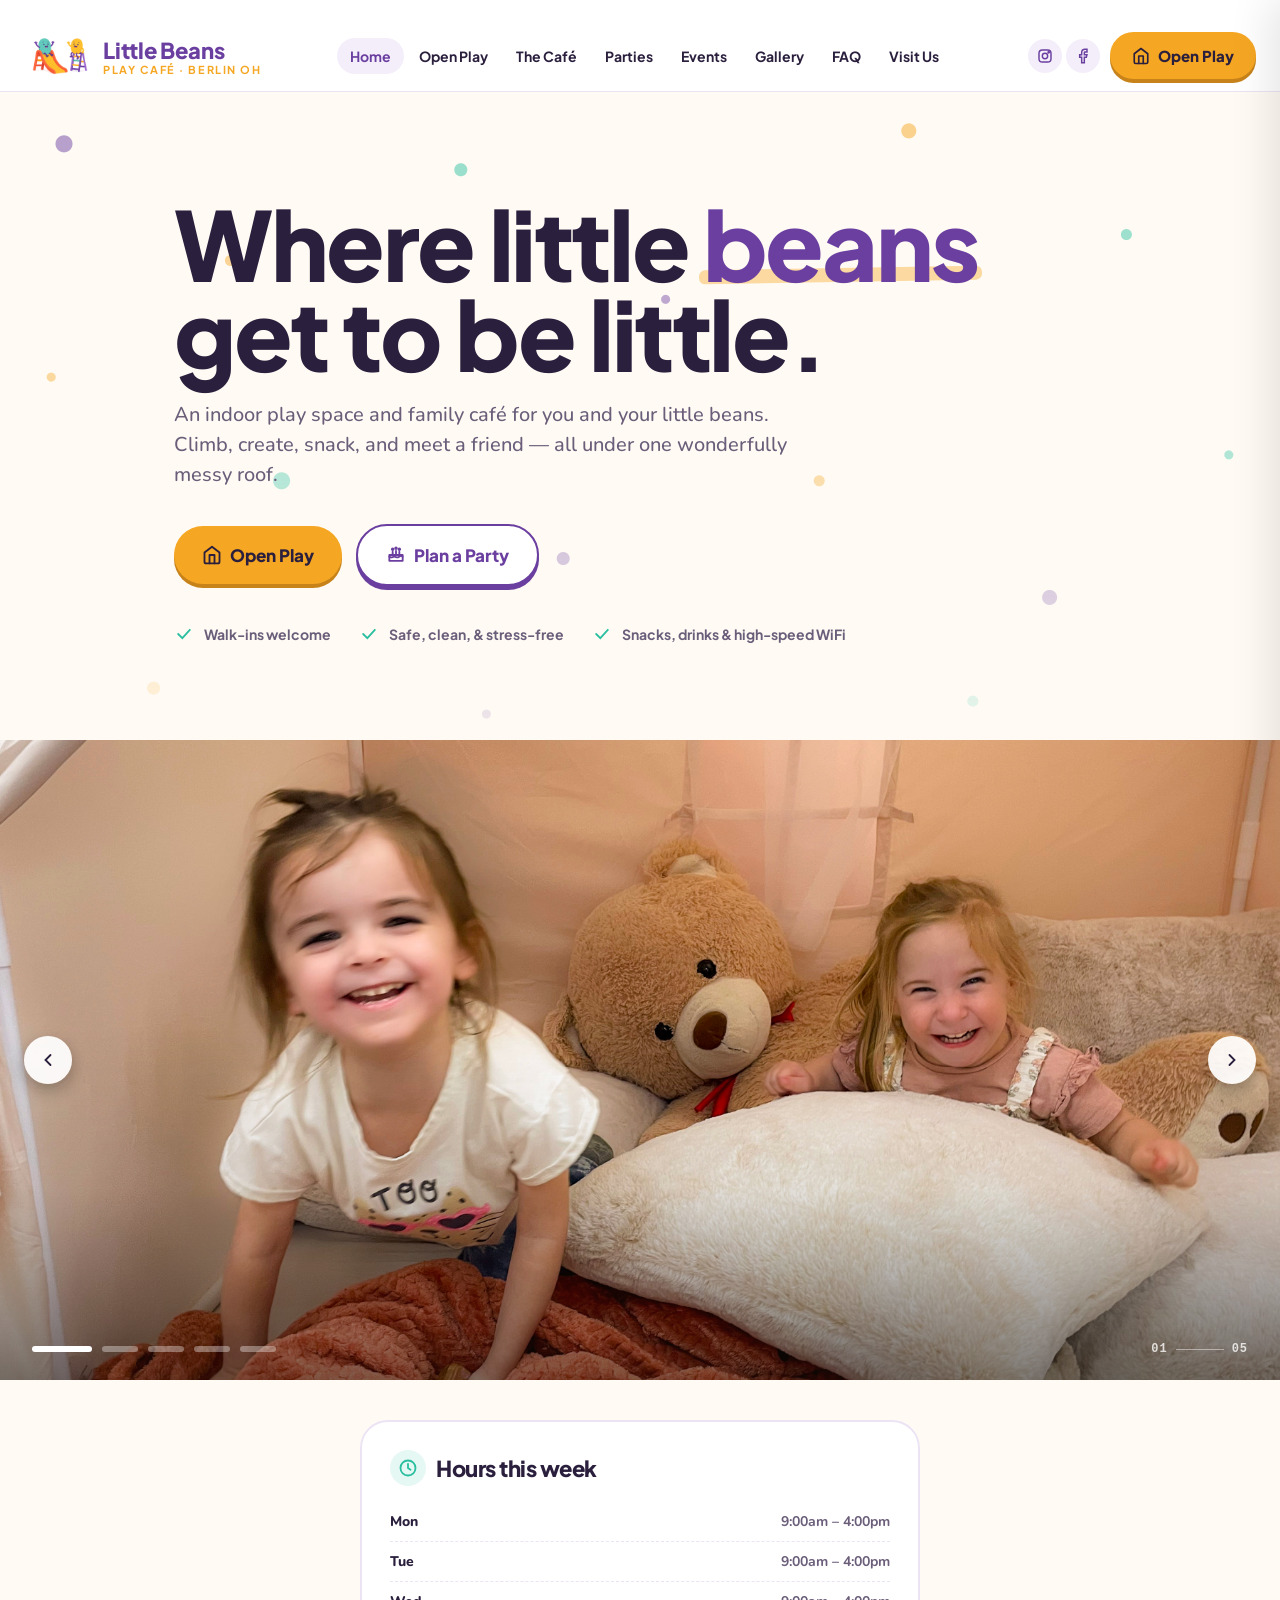
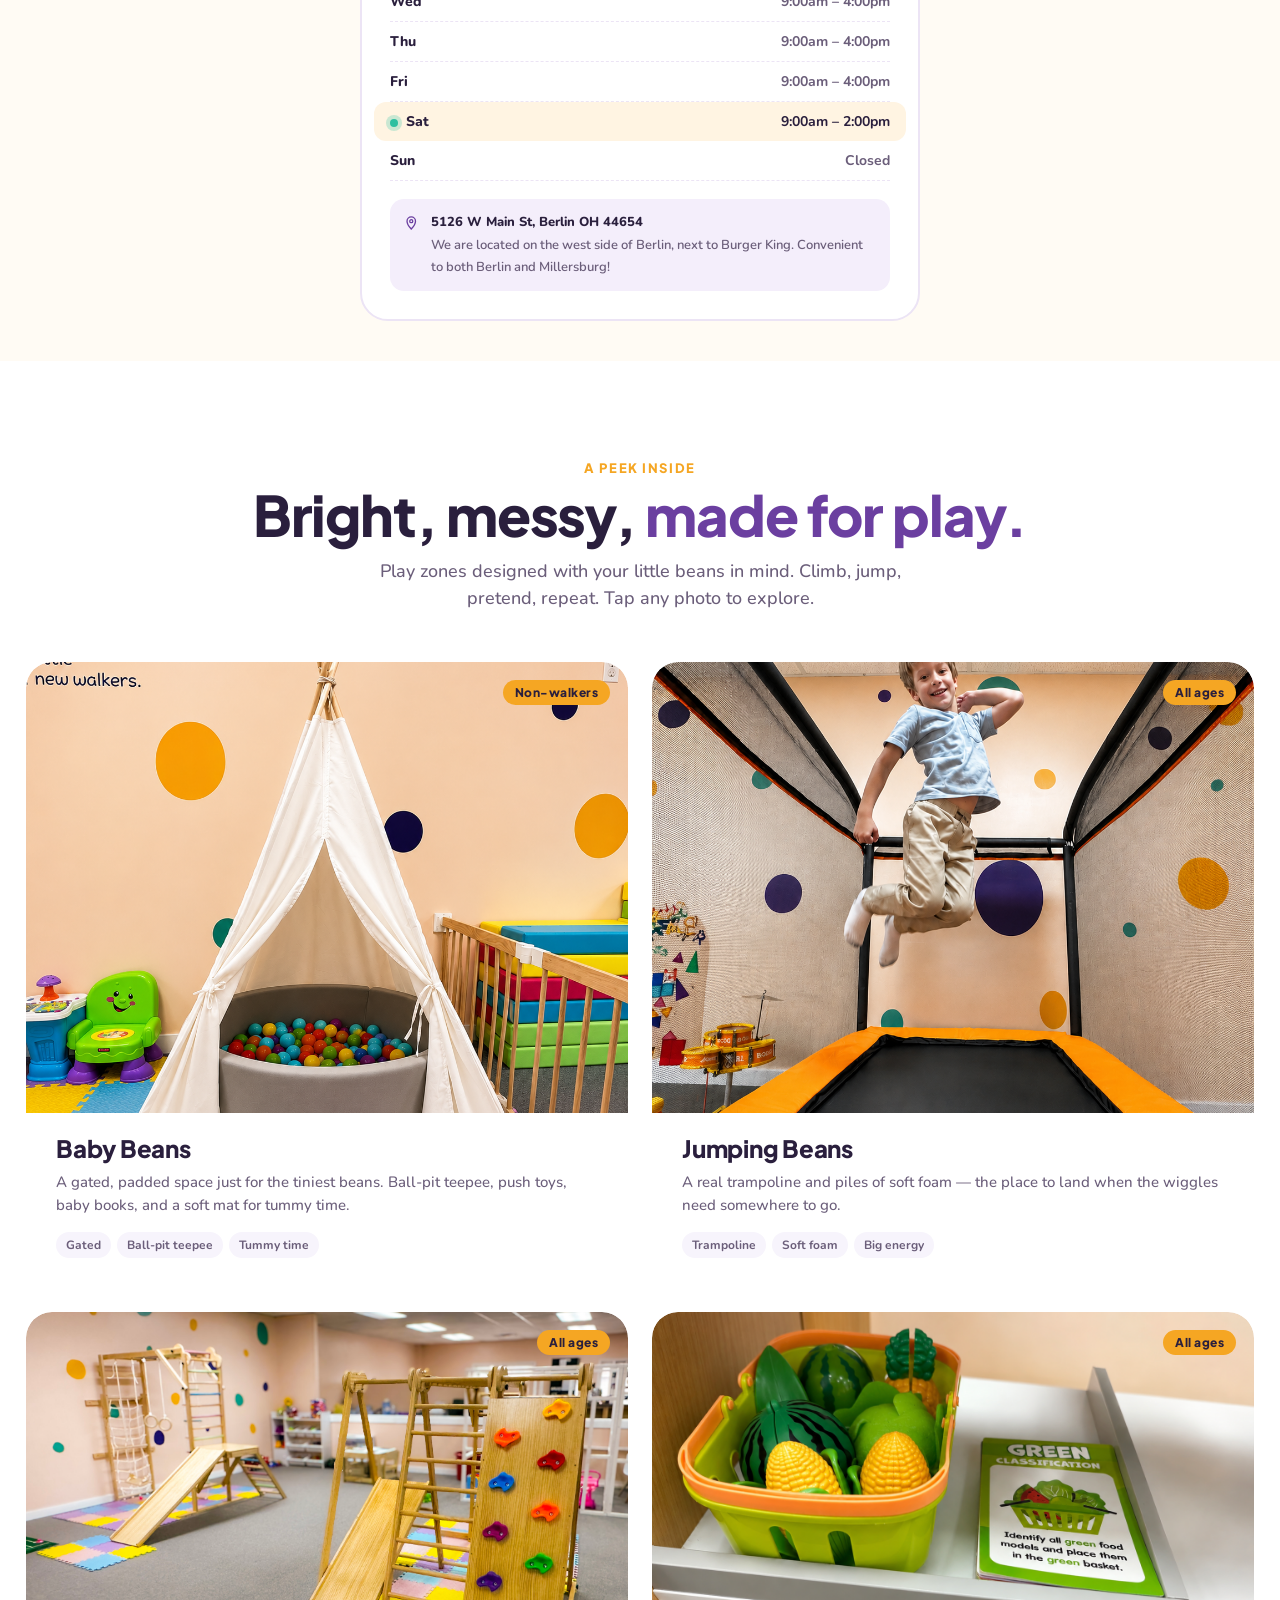
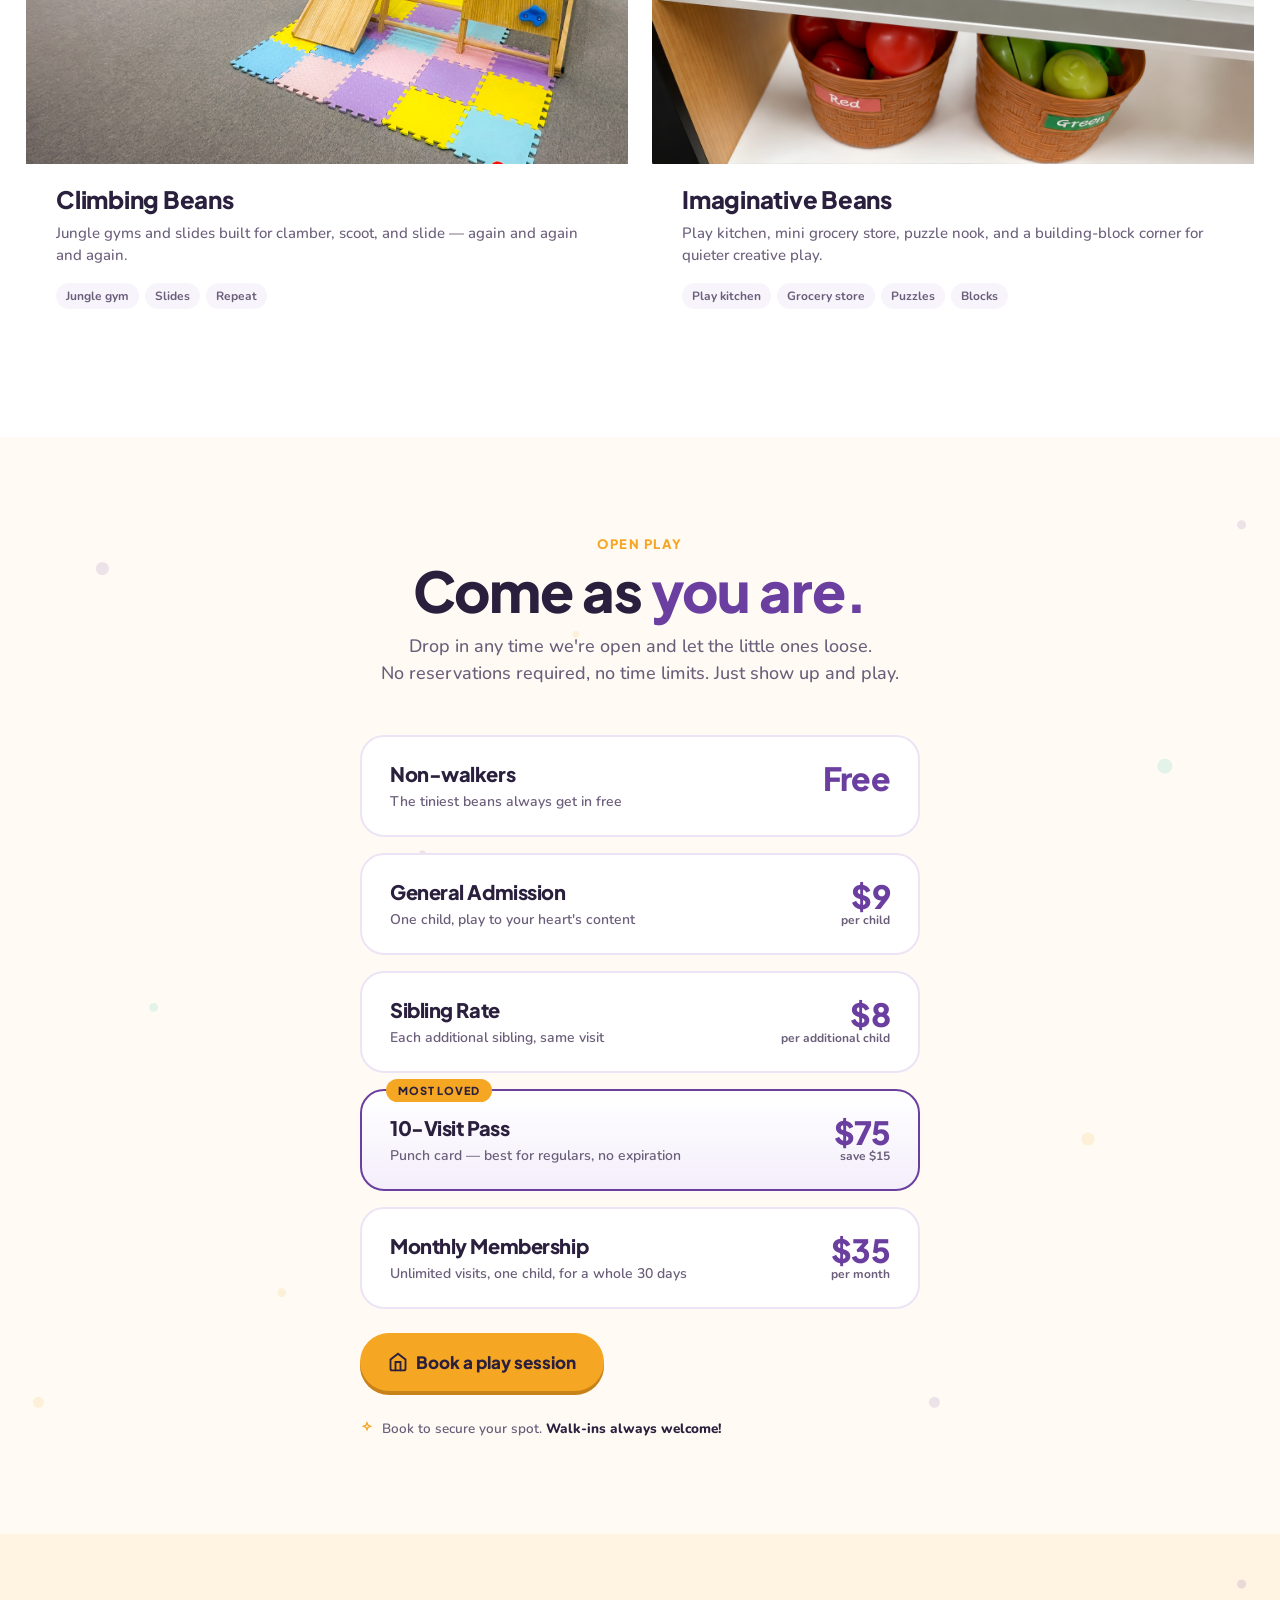
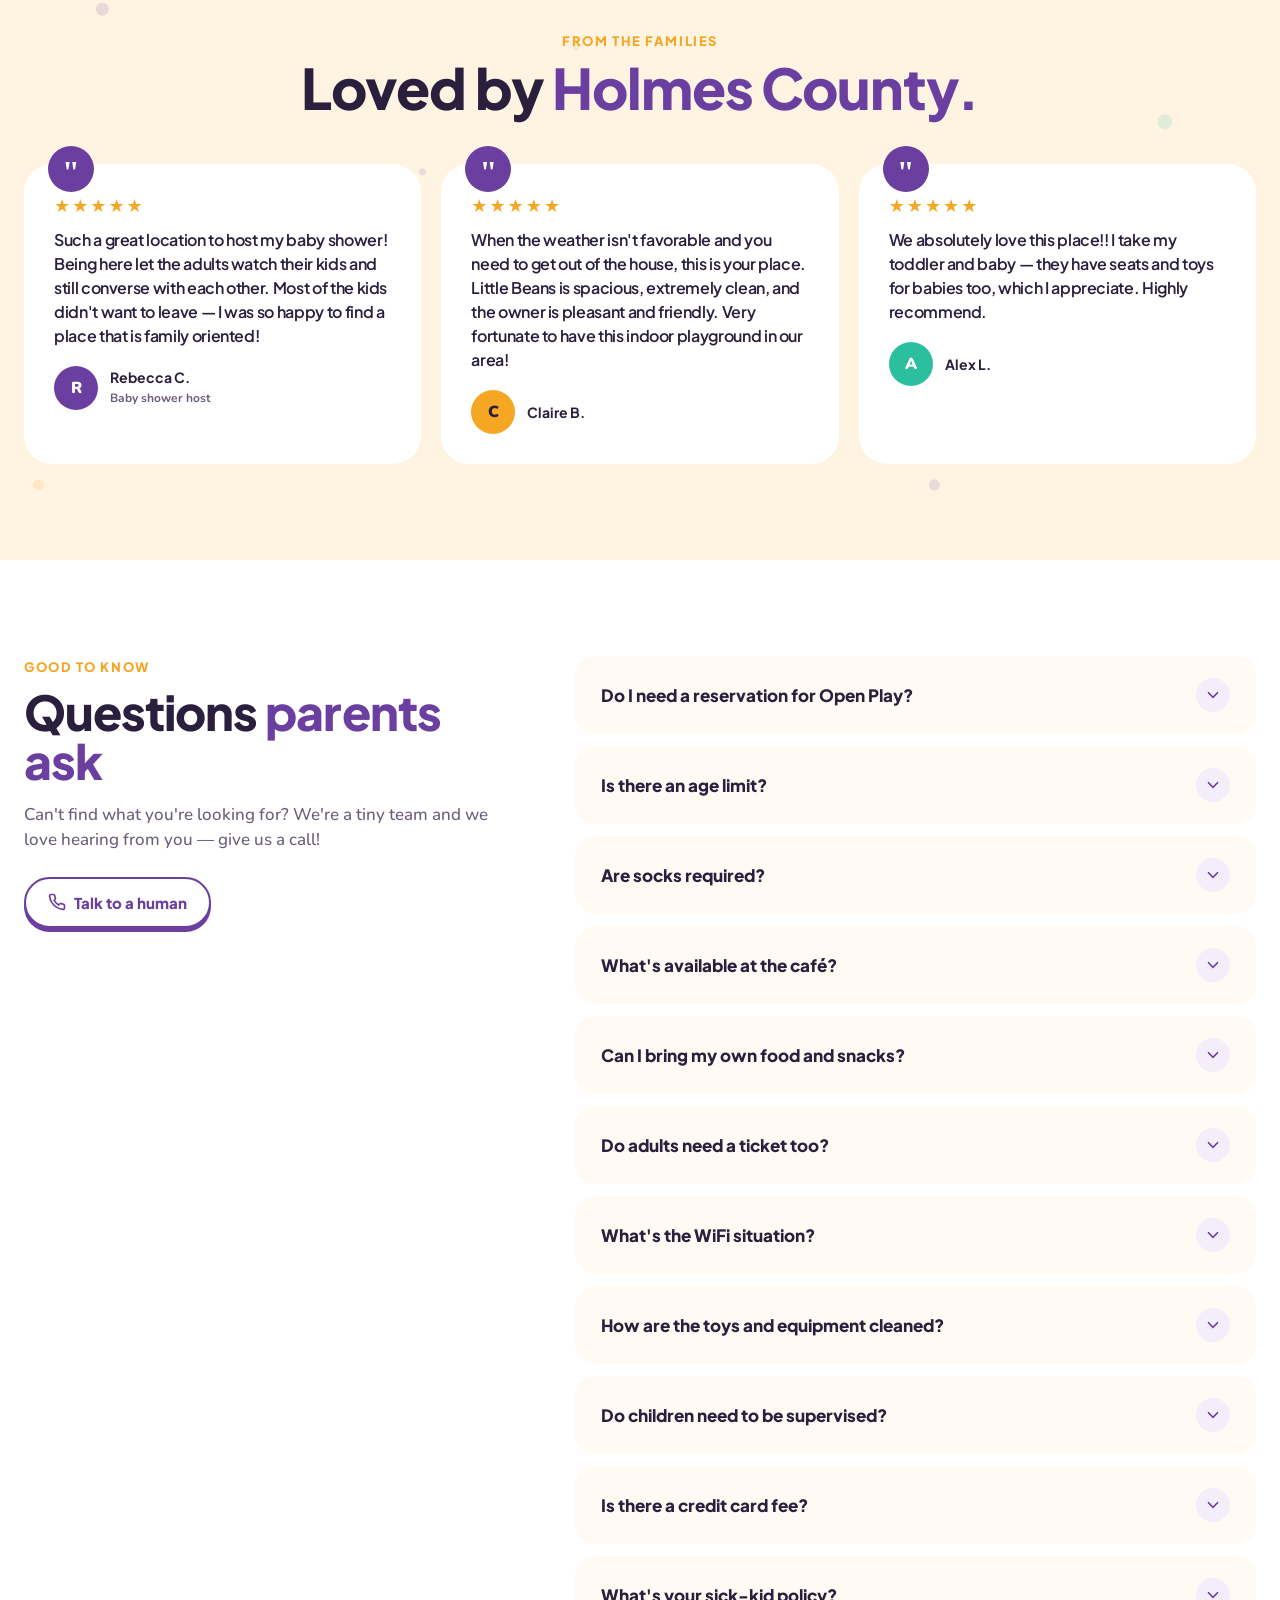
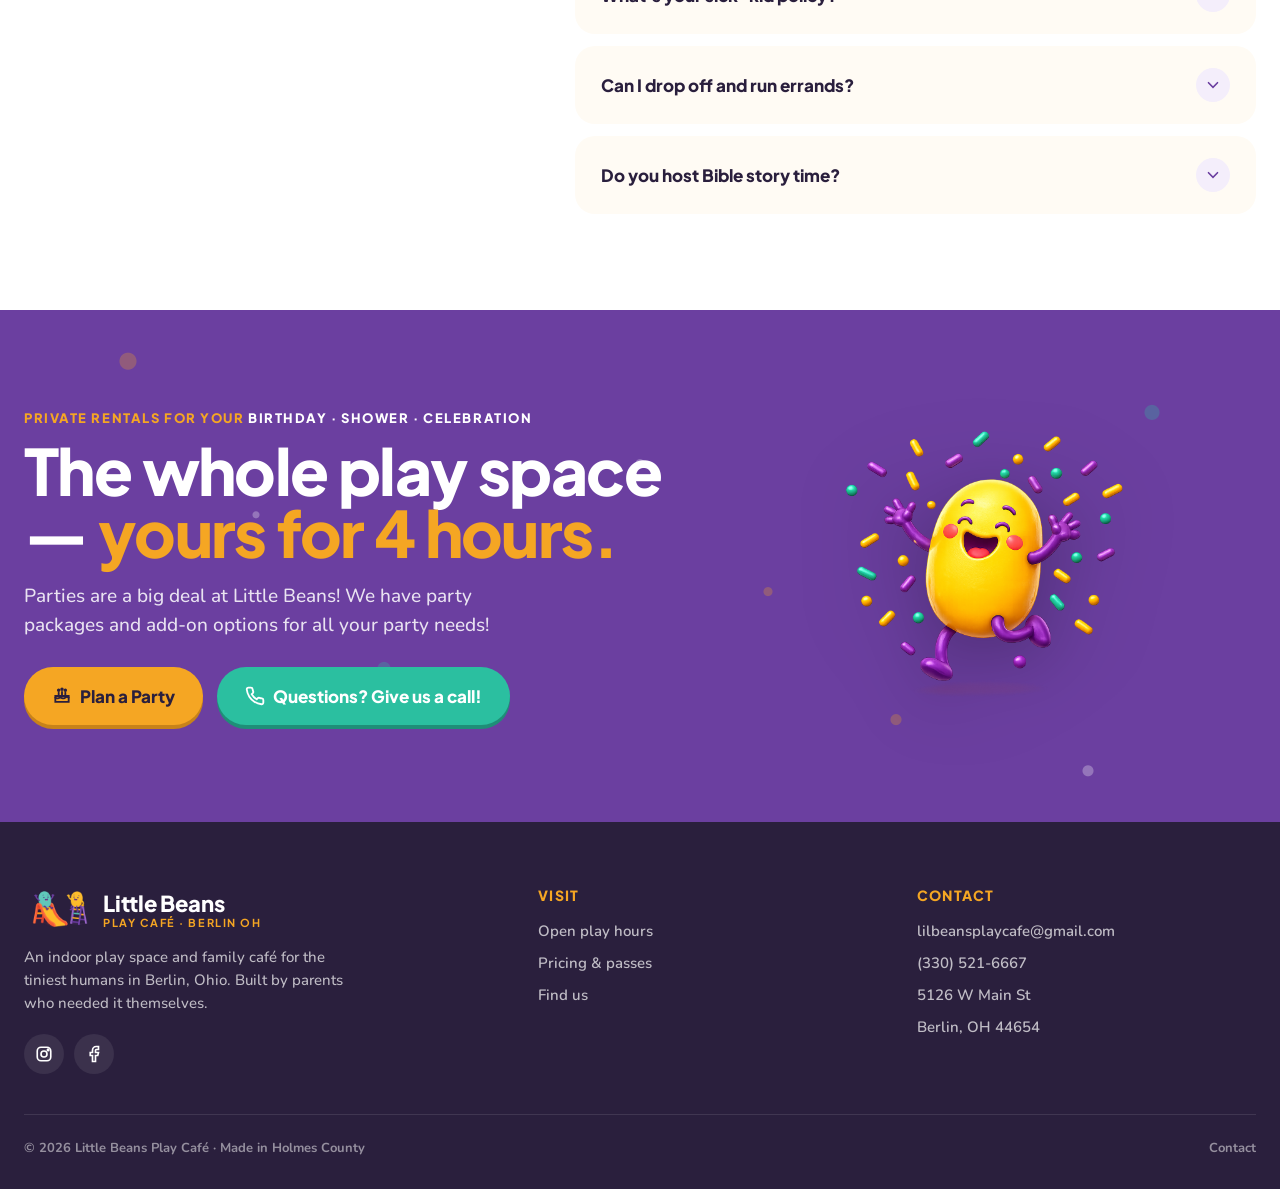
<file: open-play.html>
<!DOCTYPE html>
<html lang="en">
<head>
  <meta charset="UTF-8"/>
  <meta name="viewport" content="width=device-width, initial-scale=1.0, viewport-fit=cover"/>
  <script>window.location.replace('index.html#open-play');</script>
  <title>Open Play — Little Beans Play Café · Berlin, Ohio</title>
  <meta name="description" content="Open play at Little Beans Play Café in Berlin, Ohio. Walk-ins always welcome. $9 first child, $8 siblings, non-walkers free. Mon–Fri 9–4, Sat 9–2."/>
  <link rel="preconnect" href="https://fonts.googleapis.com"/>
  <link rel="preconnect" href="https://fonts.gstatic.com" crossorigin/>
  <link href="https://fonts.googleapis.com/css2?family=Nunito:wght@400;500;600;700&family=Plus+Jakarta+Sans:wght@700;800;900&display=swap" rel="stylesheet"/>
  <link rel="icon" type="image/png" href="assets/favicon-bean.png"/>
  <link rel="apple-touch-icon" href="assets/favicon-bean.png"/>
  <link rel="stylesheet" href="css/styles.css"/>
</head>
<body>

<!-- Announcement -->
<div class="announce">
  <span></span>
</div>

<!-- Nav -->
<div class="nav-wrap">
  <nav class="nav">
    <a class="logo" href="index.html">
      <img class="logo-img" src="assets/beans-together.png" alt="Little Beans mascots"/>
      <div>Little Beans<small>Play Café · Berlin OH</small></div>
    </a>
    <div class="nav-links">
      <a href="index.html">Home</a>
      <a href="open-play.html">Open Play</a>
      <a href="parties.html">Parties</a>
      <a href="events.html">Events</a>
      <a href="gallery.html">Gallery</a>
      <a href="faq.html">FAQ</a>
      <a href="contact.html">Visit Us</a>
    </div>
    <div class="nav-cta">
      <button class="btn btn-primary" data-book>
        <svg xmlns="http://www.w3.org/2000/svg" width="18" height="18" viewBox="0 0 24 24" fill="none" stroke="currentColor" stroke-width="2.2" stroke-linecap="round" stroke-linejoin="round"><rect x="3" y="5" width="18" height="16" rx="3"/><line x1="3" y1="10" x2="21" y2="10"/><line x1="8" y1="2" x2="8" y2="6"/><line x1="16" y1="2" x2="16" y2="6"/></svg>
        Book Open Play
      </button>
      <button class="hamburger" aria-label="Open menu">
        <svg xmlns="http://www.w3.org/2000/svg" width="22" height="22" viewBox="0 0 24 24" fill="none" stroke="currentColor" stroke-width="2.2" stroke-linecap="round"><line x1="4" y1="7" x2="20" y2="7"/><line x1="4" y1="12" x2="20" y2="12"/><line x1="4" y1="17" x2="20" y2="17"/></svg>
      </button>
    </div>
  </nav>
</div>

<!-- Hero -->
<section class="hero" id="top">
  <div class="hero-dots dots-bg dense"></div>
  <div class="hero-inner">
    <div class="eyebrow"><span class="dot"></span> No reservations required</div>
    <h1 class="hero-title">Open play — <em>come as you are.</em></h1>
    <p class="hero-sub">Drop in any time during open hours and let the little ones loose. No time limits, no pressure — just play. Book to save your spot or walk right in.</p>
    <div class="hero-cta">
      <button class="btn btn-primary btn-lg" data-book>
        <svg xmlns="http://www.w3.org/2000/svg" width="20" height="20" viewBox="0 0 24 24" fill="none" stroke="currentColor" stroke-width="2.2" stroke-linecap="round" stroke-linejoin="round"><rect x="3" y="5" width="18" height="16" rx="3"/><line x1="3" y1="10" x2="21" y2="10"/><line x1="8" y1="2" x2="8" y2="6"/><line x1="16" y1="2" x2="16" y2="6"/></svg>
        Book a spot
      </button>
      <a href="#pricing" class="btn btn-secondary btn-lg">See pricing</a>
    </div>
    <div class="hero-meta">
      <div class="item">
        <svg xmlns="http://www.w3.org/2000/svg" width="18" height="18" viewBox="0 0 24 24" fill="none" stroke="currentColor" stroke-width="2.2" stroke-linecap="round"><polyline points="5 12 10 17 19 7"/></svg>
        Walk-ins always welcome
      </div>
      <div class="item">
        <svg xmlns="http://www.w3.org/2000/svg" width="18" height="18" viewBox="0 0 24 24" fill="none" stroke="currentColor" stroke-width="2.2" stroke-linecap="round"><polyline points="5 12 10 17 19 7"/></svg>
        No time limits
      </div>
      <div class="item">
        <svg xmlns="http://www.w3.org/2000/svg" width="18" height="18" viewBox="0 0 24 24" fill="none" stroke="currentColor" stroke-width="2.2" stroke-linecap="round"><polyline points="5 12 10 17 19 7"/></svg>
        Grown-ups always free
      </div>
    </div>
  </div>
</section>

<!-- Photo Strip -->
<section class="section" style="background:var(--white)">
  <div class="section-inner">
    <div class="section-head">
      <span class="kicker" style="color:var(--orange)">A peek inside</span>
      <h2>Bright, messy, <em>made for play.</em></h2>
      <p>Four themed zones designed with your little beans in mind.</p>
    </div>
    <div class="photo-strip">
      <a class="photo-card" href="gallery.html" aria-label="Baby Beans play zone">
        <img src="gallery/space/baby-beans.png" alt="Baby Beans soft play zone"/>
        <div class="corner">
          <svg xmlns="http://www.w3.org/2000/svg" width="16" height="16" viewBox="0 0 24 24" fill="none" stroke="currentColor" stroke-width="2.2" stroke-linecap="round"><line x1="7" y1="17" x2="17" y2="7"/><polyline points="9 7 17 7 17 15"/></svg>
        </div>
        <div class="label"><span>Baby Beans</span><span class="tag">Non-walkers</span></div>
      </a>
      <a class="photo-card" href="gallery.html" aria-label="Jumping Beans play zone">
        <img src="gallery/action/jumpin-1.png" alt="Jumping Beans trampoline zone"/>
        <div class="corner">
          <svg xmlns="http://www.w3.org/2000/svg" width="16" height="16" viewBox="0 0 24 24" fill="none" stroke="currentColor" stroke-width="2.2" stroke-linecap="round"><line x1="7" y1="17" x2="17" y2="7"/><polyline points="9 7 17 7 17 15"/></svg>
        </div>
        <div class="label"><span>Jumping Beans</span><span class="tag">All ages</span></div>
      </a>
      <a class="photo-card" href="gallery.html" aria-label="Climbing Beans play zone">
        <img src="gallery/space/climbing-1.png" alt="Climbing Beans jungle gym zone"/>
        <div class="corner">
          <svg xmlns="http://www.w3.org/2000/svg" width="16" height="16" viewBox="0 0 24 24" fill="none" stroke="currentColor" stroke-width="2.2" stroke-linecap="round"><line x1="7" y1="17" x2="17" y2="7"/><polyline points="9 7 17 7 17 15"/></svg>
        </div>
        <div class="label"><span>Climbing Beans</span><span class="tag">All ages</span></div>
      </a>
      <a class="photo-card" href="gallery.html" aria-label="Imaginative Beans play zone">
        <img src="gallery/space/market-food.png" alt="Imaginative Beans play kitchen zone"/>
        <div class="corner">
          <svg xmlns="http://www.w3.org/2000/svg" width="16" height="16" viewBox="0 0 24 24" fill="none" stroke="currentColor" stroke-width="2.2" stroke-linecap="round"><line x1="7" y1="17" x2="17" y2="7"/><polyline points="9 7 17 7 17 15"/></svg>
        </div>
        <div class="label"><span>Imaginative Beans</span><span class="tag">All ages</span></div>
      </a>
    </div>
  </div>
</section>

<!-- Zones -->
<section class="zones" id="zones">
  <div class="dots-bg" style="opacity:.18"></div>
  <div class="section-inner">
    <div class="section-head">
      <span class="kicker" style="color:var(--orange)">What's here</span>
      <h2>Four zones, <em>one wild morning.</em></h2>
      <p>Climb, jump, pretend, repeat. Each space is grouped by age and energy level so everyone finds their thing.</p>
    </div>
    <div class="zone-grid">
      <div class="zone-card">
        <span class="age">Non-walkers</span>
        <div class="zone-icon teal">
          <svg xmlns="http://www.w3.org/2000/svg" width="32" height="32" viewBox="0 0 24 24" fill="none" stroke="currentColor" stroke-width="2.2" stroke-linecap="round"><path d="M19 5C13 5 5 8 5 19c8 0 14-3 14-14z"/><path d="M5 19c4-6 9-9 14-14"/></svg>
        </div>
        <h3>Baby Beans</h3>
        <p>A gated, padded space just for the tiniest beans. Ball-pit teepee, push toys, baby books, and a soft mat for tummy time.</p>
        <ul><li>Gated</li><li>Ball-pit teepee</li><li>Tummy time</li></ul>
      </div>
      <div class="zone-card">
        <span class="age">All ages</span>
        <div class="zone-icon orange">
          <svg xmlns="http://www.w3.org/2000/svg" width="32" height="32" viewBox="0 0 24 24" fill="none" stroke="currentColor" stroke-width="2.2" stroke-linecap="round"><rect x="3" y="3" width="8" height="8" rx="1.5"/><rect x="13" y="3" width="8" height="8" rx="1.5"/><rect x="3" y="13" width="8" height="8" rx="1.5"/><rect x="13" y="13" width="8" height="8" rx="1.5"/></svg>
        </div>
        <h3>Jumping Beans</h3>
        <p>A real trampoline and piles of soft foam — the place to land when the wiggles need somewhere to go.</p>
        <ul><li>Trampoline</li><li>Soft foam</li><li>Big energy</li></ul>
      </div>
      <div class="zone-card">
        <span class="age">All ages</span>
        <div class="zone-icon purple">
          <svg xmlns="http://www.w3.org/2000/svg" width="32" height="32" viewBox="0 0 24 24" fill="none" stroke="currentColor" stroke-width="2.2" stroke-linecap="round"><rect x="3" y="3" width="8" height="8" rx="1.5"/><rect x="13" y="3" width="8" height="8" rx="1.5"/><rect x="3" y="13" width="8" height="8" rx="1.5"/><rect x="13" y="13" width="8" height="8" rx="1.5"/></svg>
        </div>
        <h3>Climbing Beans</h3>
        <p>Jungle gyms and slides built to clamber, scoot, and slide — again and again and again.</p>
        <ul><li>Jungle gym</li><li>Slides</li><li>Repeat</li></ul>
      </div>
      <div class="zone-card">
        <span class="age">All ages</span>
        <div class="zone-icon orange">
          <svg xmlns="http://www.w3.org/2000/svg" width="32" height="32" viewBox="0 0 24 24" fill="none" stroke="currentColor" stroke-width="2.2" stroke-linecap="round"><path d="M5 8h12v6a4 4 0 0 1-4 4H9a4 4 0 0 1-4-4V8z"/><path d="M17 10h2a2 2 0 0 1 0 4h-2"/><path d="M8 3v2M11 3v2M14 3v2"/></svg>
        </div>
        <h3>Imaginative Beans</h3>
        <p>Play kitchen, mini grocery store, puzzle nook, and a building-block corner for quieter creative play.</p>
        <ul><li>Play kitchen</li><li>Grocery store</li><li>Puzzles</li><li>Blocks</li></ul>
      </div>
    </div>
  </div>
</section>

<!-- Pricing -->
<section class="pricing" id="pricing">
  <div class="dots-bg" style="opacity:.12"></div>
  <div class="section-inner">
    <div class="section-head">
      <span class="kicker" style="color:var(--orange)">Plan your visit</span>
      <h2>Simple pricing, <em>no surprises.</em></h2>
      <p>Pay-as-you-play — no surprises. Non-walkers are always free, and bigger families save with the sibling rate.</p>
    </div>
    <div class="pricing-grid">
      <div class="price-cards">
        <div class="price-card">
          <div class="left"><h4>Non-walkers</h4><p>The tiniest beans always get in free</p></div>
          <div class="right"><div class="price">Free</div><div class="per">&nbsp;</div></div>
        </div>
        <div class="price-card">
          <div class="left"><h4>General Admission</h4><p>One child, play to your heart's content</p></div>
          <div class="right"><div class="price">$9</div><div class="per">per child</div></div>
        </div>
        <div class="price-card">
          <div class="left"><h4>Sibling Rate</h4><p>Each additional sibling, same visit</p></div>
          <div class="right"><div class="price">$8</div><div class="per">per additional child</div></div>
        </div>
        <div class="price-card featured">
          <div class="left"><h4>10-Visit Pass</h4><p>Punch card — best for regulars, no expiration</p></div>
          <div class="right"><div class="price">$75</div><div class="per">save $15</div></div>
        </div>
        <div class="price-card">
          <div class="left"><h4>Monthly Membership</h4><p>Unlimited visits, one child, for a whole 30 days</p></div>
          <div class="right"><div class="price">$35</div><div class="per">per month</div></div>
        </div>
        <button class="btn btn-primary btn-lg" data-book style="justify-self:start;margin-top:8px">
          <svg xmlns="http://www.w3.org/2000/svg" width="20" height="20" viewBox="0 0 24 24" fill="none" stroke="currentColor" stroke-width="2.2" stroke-linecap="round"><rect x="3" y="5" width="18" height="16" rx="3"/><line x1="3" y1="10" x2="21" y2="10"/><line x1="8" y1="2" x2="8" y2="6"/><line x1="16" y1="2" x2="16" y2="6"/></svg>
          Book a play session
        </button>
        <p style="margin:12px 0 0;font-size:13.5px;color:var(--ink-soft);font-weight:600;display:flex;align-items:center;gap:8px;justify-self:start">
          <svg xmlns="http://www.w3.org/2000/svg" width="14" height="14" viewBox="0 0 24 24" fill="none" stroke="var(--orange)" stroke-width="2.2" stroke-linecap="round"><path d="M12 3l1.8 4.2L18 9l-4.2 1.8L12 15l-1.8-4.2L6 9l4.2-1.8z"/></svg>
          <span>Book to secure your spot. <strong style="color:var(--ink);font-weight:800">Walk-ins always welcome!</strong></span>
        </p>
      </div>
      <div class="hours-card">
        <h3>
          <span class="clock">
            <svg xmlns="http://www.w3.org/2000/svg" width="20" height="20" viewBox="0 0 24 24" fill="none" stroke="currentColor" stroke-width="2.2" stroke-linecap="round"><circle cx="12" cy="12" r="9"/><polyline points="12 7 12 12 15 14"/></svg>
          </span>
          Hours this week
        </h3>
        <div class="hours-row"><span class="day">Mon</span><span class="time">9:00am – 4:00pm</span></div>
        <div class="hours-row"><span class="day">Tue</span><span class="time">9:00am – 4:00pm</span></div>
        <div class="hours-row"><span class="day">Wed</span><span class="time">9:00am – 4:00pm</span></div>
        <div class="hours-row"><span class="day">Thu</span><span class="time">9:00am – 4:00pm</span></div>
        <div class="hours-row"><span class="day">Fri</span><span class="time">9:00am – 4:00pm</span></div>
        <div class="hours-row"><span class="day">Sat</span><span class="time">9:00am – 2:00pm</span></div>
        <div class="hours-row"><span class="day">Sun</span><span class="time">Closed</span></div>
        <div class="address-box">
          <svg xmlns="http://www.w3.org/2000/svg" width="20" height="20" viewBox="0 0 24 24" fill="none" stroke="var(--purple)" stroke-width="2.2" stroke-linecap="round"><path d="M12 22s-7-7.5-7-13a7 7 0 0 1 14 0c0 5.5-7 13-7 13z"/><circle cx="12" cy="9" r="2.5"/></svg>
          <div>
            <strong>5126 W Main St, Berlin OH 44654</strong>
            <span>We are located on the west side of Berlin, next to Burger King. Convenient to both Berlin and Millersburg!</span>
          </div>
        </div>
      </div>
    </div>
  </div>
</section>

<!-- Good-to-know strip -->
<section class="section" style="background:var(--purple);color:#fff;padding:56px 24px">
  <div class="section-inner" style="max-width:960px">
    <div style="display:grid;grid-template-columns:repeat(3,1fr);gap:32px">
      <div style="text-align:center">
        <div style="font-size:36px;font-weight:900;font-family:'Plus Jakarta Sans',sans-serif;color:var(--orange)">Socks</div>
        <div style="font-size:15px;color:rgba(255,255,255,.85);margin-top:6px;font-weight:600">Required for all players, kids and adults alike. Grippy preferred.</div>
      </div>
      <div style="text-align:center;border-left:1px solid rgba(255,255,255,.18);border-right:1px solid rgba(255,255,255,.18);padding:0 32px">
        <div style="font-size:36px;font-weight:900;font-family:'Plus Jakarta Sans',sans-serif;color:var(--orange)">Ages 0–7</div>
        <div style="font-size:15px;color:rgba(255,255,255,.85);margin-top:6px;font-weight:600">Our space is designed for young children. Older siblings are welcome to play gently.</div>
      </div>
      <div style="text-align:center">
        <div style="font-size:36px;font-weight:900;font-family:'Plus Jakarta Sans',sans-serif;color:var(--orange)">No limits</div>
        <div style="font-size:15px;color:rgba(255,255,255,.85);margin-top:6px;font-weight:600">Play until you're ready to leave. Stay for 45 minutes or 3 hours — same price.</div>
      </div>
    </div>
  </div>
</section>

<!-- CTA Banner -->
<section class="cta-banner">
  <div class="cta-dots"></div>
  <div class="cta-inner">
    <div>
      <span class="kicker" style="color:var(--orange)">PLAN YOUR VISIT</span>
      <h2 style="margin-top:10px">See you at <em>Little Beans.</em></h2>
      <p>Book a spot to let us know you're coming — or just show up. Either way, we're ready for you.</p>
      <div class="cta-buttons">
        <button class="btn btn-primary btn-lg" data-book>
          <svg xmlns="http://www.w3.org/2000/svg" width="20" height="20" viewBox="0 0 24 24" fill="none" stroke="currentColor" stroke-width="2.2" stroke-linecap="round" stroke-linejoin="round"><rect x="3" y="5" width="18" height="16" rx="3"/><line x1="3" y1="10" x2="21" y2="10"/><line x1="8" y1="2" x2="8" y2="6"/><line x1="16" y1="2" x2="16" y2="6"/></svg>
          Book Open Play
        </button>
        <a href="contact.html" class="btn btn-teal btn-lg">
          <svg xmlns="http://www.w3.org/2000/svg" width="20" height="20" viewBox="0 0 24 24" fill="none" stroke="currentColor" stroke-width="2.2" stroke-linecap="round"><path d="M21 10c0 7-9 13-9 13s-9-6-9-13a9 9 0 0 1 18 0z"/><circle cx="12" cy="10" r="3"/></svg>
          Get directions
        </a>
      </div>
    </div>
    <div class="cta-mascot">
      <img src="assets/bean-slide-transparent.png" alt="Little Bean sliding"/>
    </div>
  </div>
</section>

<!-- Footer -->
<footer class="footer">
  <div class="footer-inner">
    <div class="footer-top">
      <div>
        <a class="logo" href="index.html">
          <img class="logo-img" src="assets/beans-together.png" alt="Little Beans mascots"/>
          <div>Little Beans<small>Play Café · Berlin OH</small></div>
        </a>
        <p class="blurb">An indoor play space and family café for the tiniest humans in Berlin, Ohio. Built by parents who needed it themselves.</p>
        <div class="socials">
          <a href="https://www.instagram.com/lbeansplaycafe" target="_blank" rel="noopener" aria-label="Instagram">
            <svg xmlns="http://www.w3.org/2000/svg" width="18" height="18" viewBox="0 0 24 24" fill="none" stroke="currentColor" stroke-width="2.2" stroke-linecap="round"><rect x="3" y="3" width="18" height="18" rx="5"/><circle cx="12" cy="12" r="4"/><circle cx="17.5" cy="6.5" r="1" fill="currentColor"/></svg>
          </a>
          <a href="https://www.facebook.com/profile.php?id=61575273827910" target="_blank" rel="noopener" aria-label="Facebook">
            <svg xmlns="http://www.w3.org/2000/svg" width="18" height="18" viewBox="0 0 24 24" fill="none" stroke="currentColor" stroke-width="2.2" stroke-linecap="round"><path d="M18 2h-3a5 5 0 0 0-5 5v3H7v4h3v8h4v-8h3l1-4h-4V7a1 1 0 0 1 1-1h3z"/></svg>
          </a>
        </div>
      </div>
      <div>
        <h5>Visit</h5>
        <ul>
          <li><a href="open-play.html">Open play hours</a></li>
          <li><a href="open-play.html#pricing">Pricing &amp; passes</a></li>
          <li><a href="contact.html">Find us</a></li>
        </ul>
      </div>
      <div>
        <h5>Contact</h5>
        <ul>
          <li><a href="mailto:lilbeansplaycafe@gmail.com">lilbeansplaycafe@gmail.com</a></li>
          <li><a href="tel:3305216667">(330) 521-6667</a></li>
          <li><a href="contact.html">5126 W Main St</a></li>
          <li><a href="contact.html">Berlin, OH 44654</a></li>
        </ul>
      </div>
    </div>
    <div class="footer-bot">
      <span>© 2026 Little Beans Play Café · Made in Holmes County</span>
      <span>
        <a href="mailto:lilbeansplaycafe@gmail.com" style="color:inherit">Contact</a>
      </span>
    </div>
  </div>
</footer>

<!-- Mobile Menu -->
<div class="mobile-backdrop" style="display:none"></div>
<div class="mobile-menu">
  <button class="mclose" aria-label="Close menu">
    <svg xmlns="http://www.w3.org/2000/svg" width="20" height="20" viewBox="0 0 24 24" fill="none" stroke="currentColor" stroke-width="2.2" stroke-linecap="round"><line x1="6" y1="6" x2="18" y2="18"/><line x1="18" y1="6" x2="6" y2="18"/></svg>
  </button>
  <a href="index.html">Home</a>
  <a href="open-play.html">Open Play</a>
  <a href="parties.html">Parties</a>
  <a href="events.html">Events</a>
  <a href="gallery.html">Gallery</a>
  <a href="faq.html">FAQ</a>
  <a href="contact.html">Visit Us</a>
  <button class="btn btn-primary" data-book>
    <svg xmlns="http://www.w3.org/2000/svg" width="18" height="18" viewBox="0 0 24 24" fill="none" stroke="currentColor" stroke-width="2.2" stroke-linecap="round"><rect x="3" y="5" width="18" height="16" rx="3"/><line x1="3" y1="10" x2="21" y2="10"/><line x1="8" y1="2" x2="8" y2="6"/><line x1="16" y1="2" x2="16" y2="6"/></svg>
    Book Open Play
  </button>
</div>

<div class="mobile-bottom-bar">
  <button class="mbb-icon-btn" aria-label="Save">
    <svg xmlns="http://www.w3.org/2000/svg" width="20" height="20" viewBox="0 0 24 24" fill="none" stroke="currentColor" stroke-width="2.2" stroke-linecap="round" stroke-linejoin="round"><path d="M20.84 4.61a5.5 5.5 0 0 0-7.78 0L12 5.67l-1.06-1.06a5.5 5.5 0 0 0-7.78 7.78l1.06 1.06L12 21.23l7.78-7.78 1.06-1.06a5.5 5.5 0 0 0 0-7.78z"/></svg>
  </button>
  <button class="mbb-main-btn" data-book>
    <svg xmlns="http://www.w3.org/2000/svg" width="18" height="18" viewBox="0 0 24 24" fill="none" stroke="currentColor" stroke-width="2.2" stroke-linecap="round"><rect x="3" y="5" width="18" height="16" rx="3"/><line x1="3" y1="10" x2="21" y2="10"/><line x1="8" y1="2" x2="8" y2="6"/><line x1="16" y1="2" x2="16" y2="6"/></svg>
    Book Open Play
  </button>
</div>

<script src="js/sheets.js"></script>
<script src="js/booking.js"></script>
<script src="js/nav.js"></script>
<script src="js/hours.js"></script>
<script src="js/faq.js"></script>
</body>
</html>
</file>
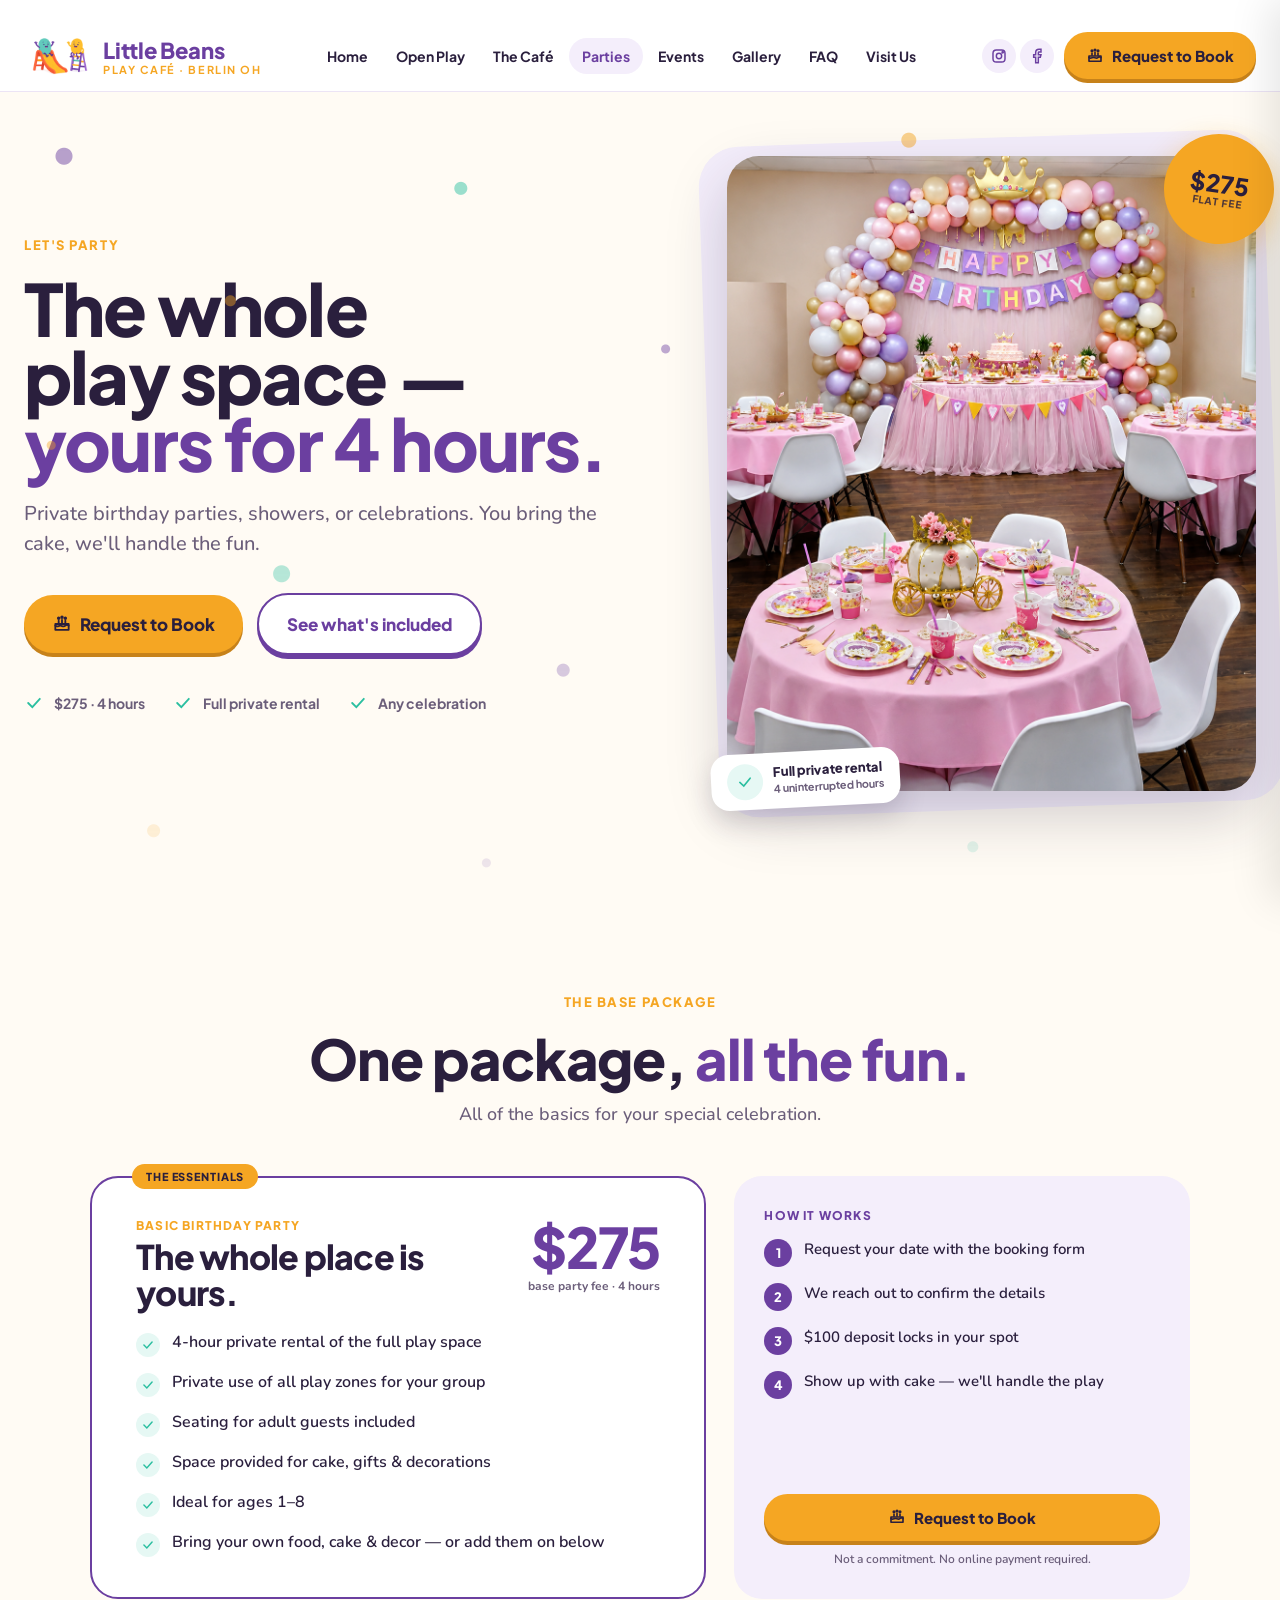
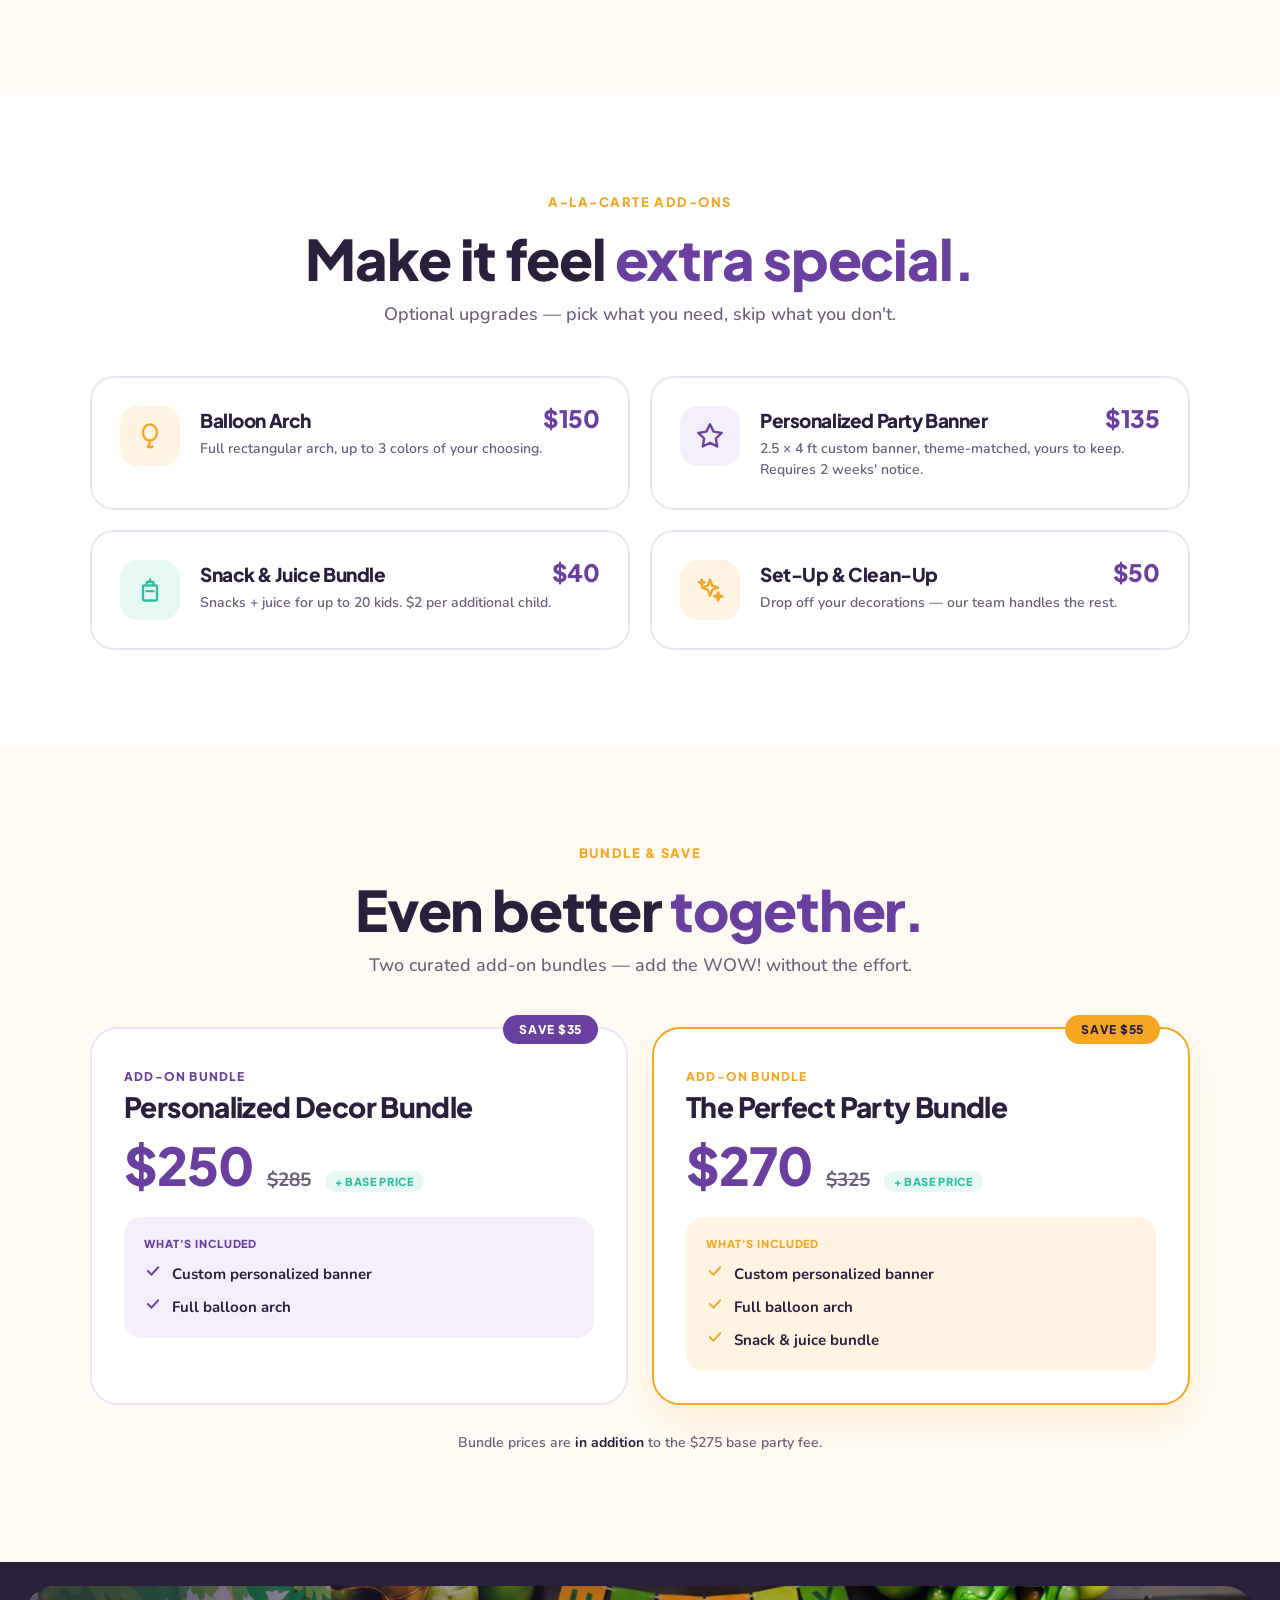
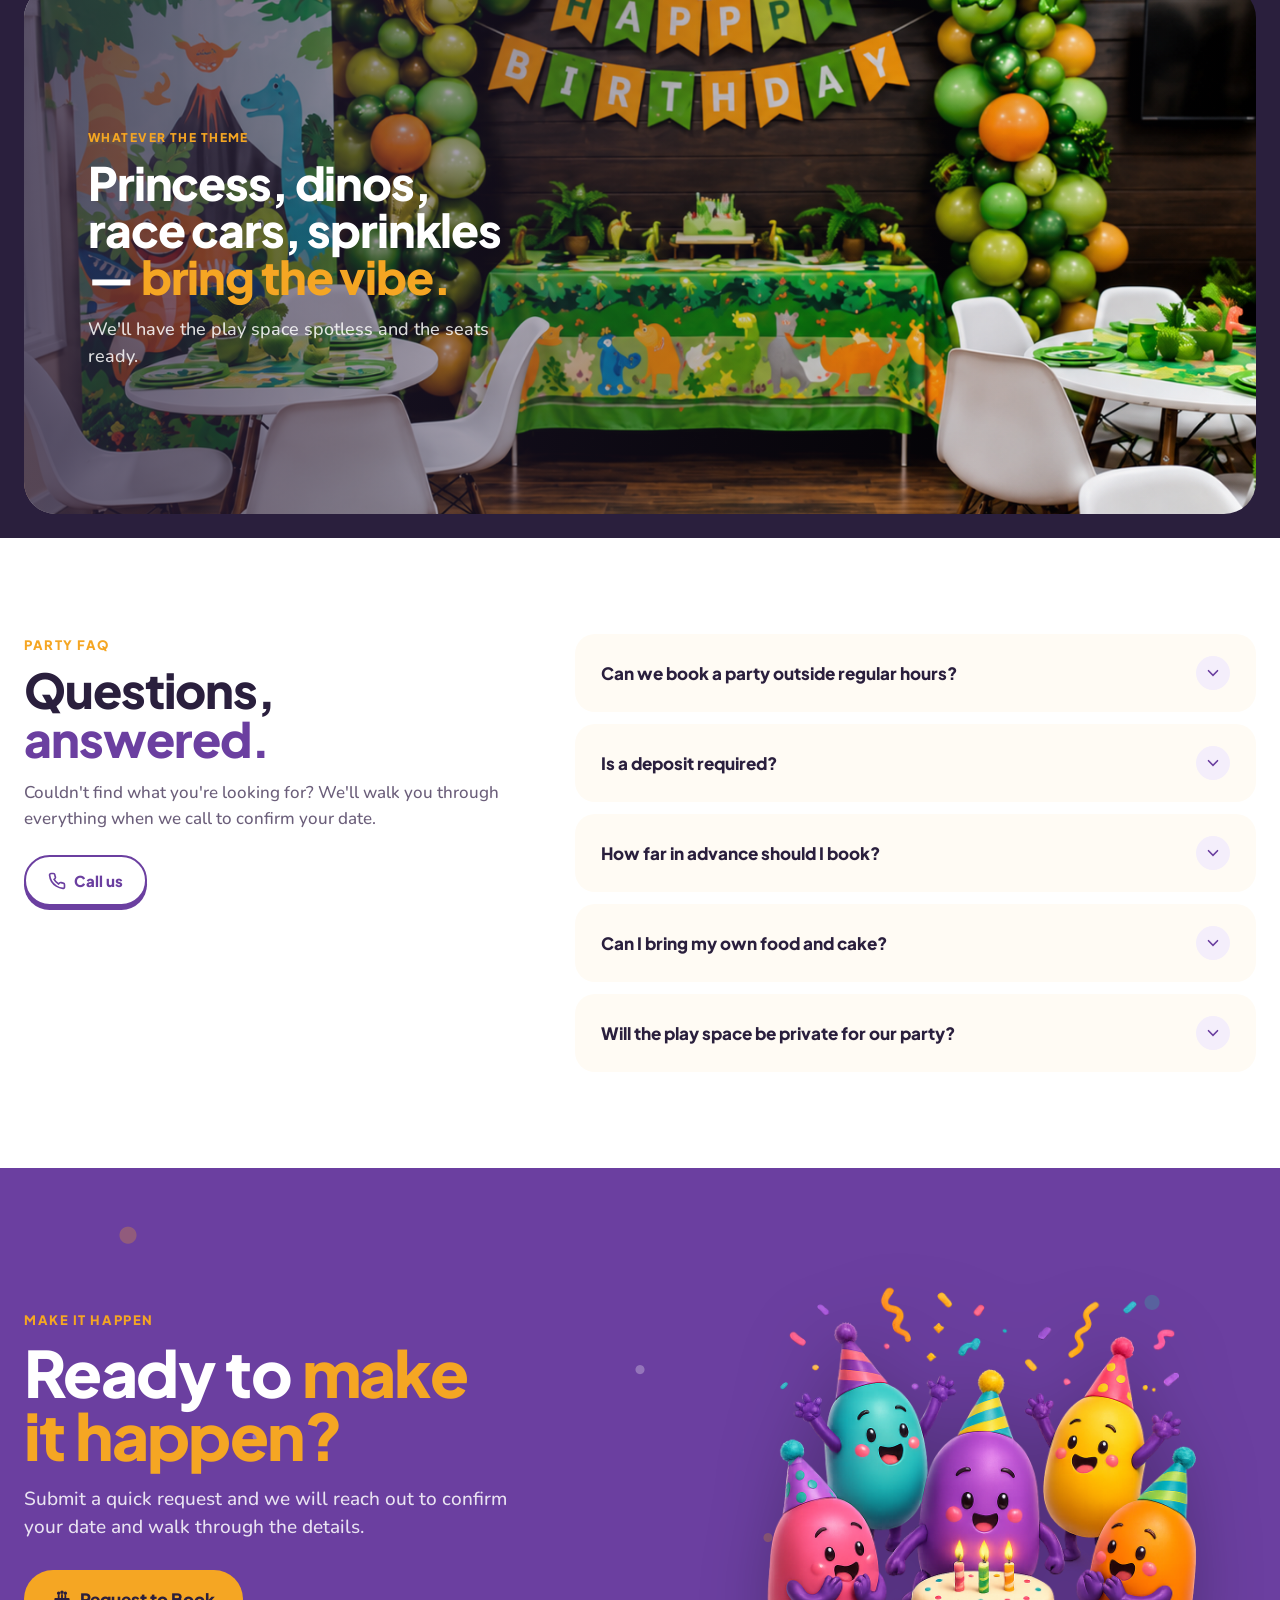
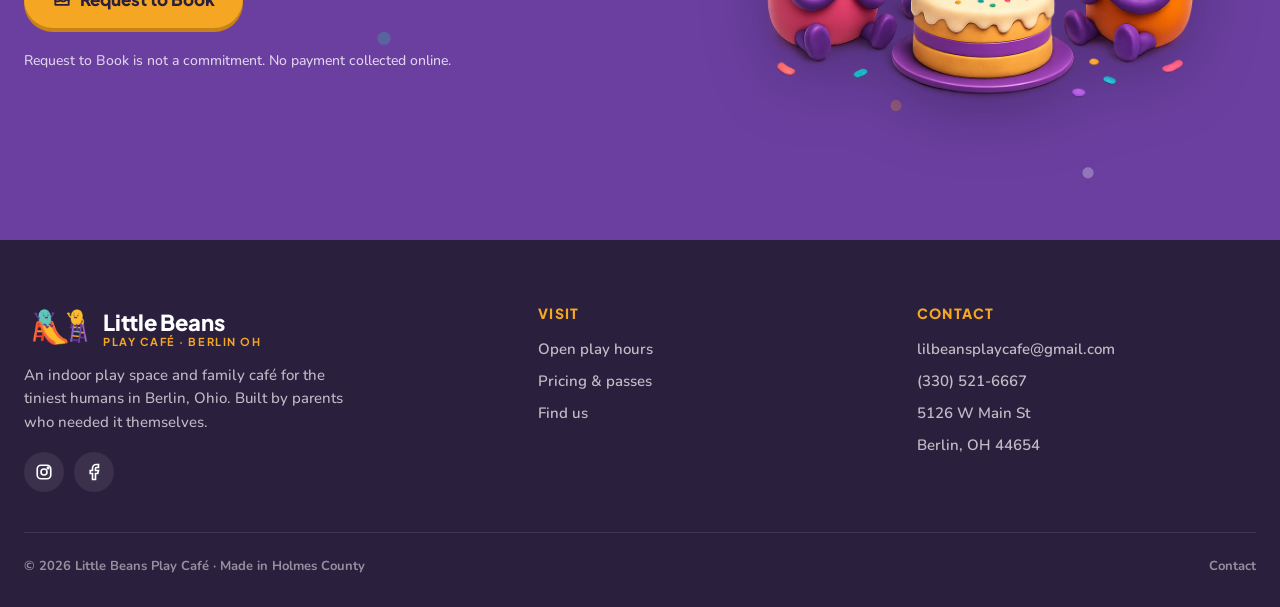
<file: parties.html>
<!DOCTYPE html>
<html lang="en">
<head>
  <meta charset="UTF-8"/>
  <meta name="viewport" content="width=device-width, initial-scale=1.0, viewport-fit=cover"/>
  <title>Birthday Parties — Little Beans Play Café · Berlin, Ohio</title>
  <meta name="description" content="Private birthday parties, showers, and celebrations at Little Beans Play Café. The whole play space is yours for 4 hours — starting at $275."/>
  <link rel="preconnect" href="https://fonts.googleapis.com"/>
  <link rel="preconnect" href="https://fonts.gstatic.com" crossorigin/>
  <link href="https://fonts.googleapis.com/css2?family=Nunito:wght@400;500;600;700&family=Plus+Jakarta+Sans:wght@700;800;900&display=swap" rel="stylesheet"/>
  <link rel="icon" type="image/png" href="assets/favicon-bean.png"/>
  <link rel="apple-touch-icon" href="assets/favicon-bean.png"/>
  <link rel="stylesheet" href="css/styles.css"/>
  <style>
    /* Parties hero — two-column layout */
    .parties-hero-inner {
      max-width: 1280px;
      margin: 0 auto;
      display: grid;
      grid-template-columns: 1.1fr .9fr;
      gap: 56px;
      align-items: center;
      padding: 64px 24px 72px;
    }
    /* Package grid */
    .package-grid {
      display: grid;
      grid-template-columns: 1.15fr .85fr;
      gap: 28px;
      align-items: stretch;
    }
    /* Add-ons grid */
    .addons-grid {
      display: grid;
      grid-template-columns: repeat(2, 1fr);
      gap: 20px;
    }
    /* Bundles grid */
    .bundles-grid {
      display: grid;
      grid-template-columns: 1fr 1fr;
      gap: 24px;
    }
    /* Photo break */
    .photo-break {
      position: relative;
      background: var(--ink);
      padding: 24px;
      overflow: hidden;
    }
    .photo-break-inner {
      max-width: 1400px;
      margin: 0 auto;
    }
    .photo-break-frame {
      position: relative;
      border-radius: 32px;
      overflow: hidden;
      aspect-ratio: 21/9;
      max-height: 540px;
      min-height: 360px;
    }
    .photo-break-frame img {
      width: 100%;
      height: 100%;
      object-fit: cover;
      display: block;
    }
    .photo-break-overlay {
      position: absolute;
      inset: 0;
      background: linear-gradient(to right, rgba(42,31,61,.75) 0%, rgba(42,31,61,.35) 45%, rgba(42,31,61,.1) 75%, transparent 100%);
    }
    .photo-break-text {
      position: absolute;
      top: 50%;
      left: clamp(28px, 5vw, 64px);
      transform: translateY(-50%);
      max-width: 520px;
      color: #fff;
    }
    /* Addon card hover handled via CSS */
    .addon-card {
      background: #fff;
      border: 2px solid var(--line);
      border-radius: 24px;
      padding: 28px;
      display: flex;
      gap: 20px;
      align-items: flex-start;
      transition: transform .2s, box-shadow .2s, border-color .2s;
    }
    .addon-card:hover {
      transform: translateY(-3px);
      box-shadow: 0 14px 30px rgba(42,31,61,.08);
    }
    .addon-card.orange:hover { border-color: var(--orange); }
    .addon-card.purple:hover { border-color: var(--purple); }
    .addon-card.teal:hover { border-color: var(--teal); }
    /* Package card */
    .package-card {
      background: #fff;
      border: 2px solid var(--purple);
      border-radius: 28px;
      padding: 40px 44px;
      position: relative;
    }
    .package-includes {
      list-style: none;
      padding: 0;
      margin: 20px 0 0;
      display: grid;
      gap: 14px;
    }
    .package-includes li {
      display: flex;
      align-items: flex-start;
      gap: 12px;
      font-size: 16px;
      color: var(--ink);
      font-weight: 600;
      line-height: 1.45;
    }
    .package-includes .check-circle {
      flex-shrink: 0;
      margin-top: 2px;
      color: var(--teal);
      width: 24px;
      height: 24px;
      border-radius: 50%;
      background: var(--teal-soft);
      display: grid;
      place-items: center;
    }
    .how-it-works {
      background: var(--purple-soft);
      border-radius: 28px;
      padding: 32px 30px;
      display: flex;
      flex-direction: column;
      justify-content: space-between;
    }
    .how-steps {
      list-style: none;
      padding: 0;
      margin: 0;
      display: grid;
      gap: 16px;
    }
    .how-steps li {
      display: flex;
      gap: 12px;
      align-items: flex-start;
    }
    .step-num {
      background: var(--purple);
      color: #fff;
      width: 28px;
      height: 28px;
      border-radius: 50%;
      display: grid;
      place-items: center;
      flex-shrink: 0;
      font-weight: 900;
      font-size: 13px;
      font-family: 'Plus Jakarta Sans', sans-serif;
    }
    /* Bundle card */
    .bundle-card {
      background: #fff;
      border: 2px solid var(--line);
      border-radius: 28px;
      padding: 40px 32px 32px;
      position: relative;
    }
    .bundle-card.featured {
      border-color: var(--orange);
      box-shadow: 0 18px 38px rgba(245,166,35,.15);
    }
    .bundle-includes-box {
      padding: 20px;
      border-radius: 18px;
    }
    .bundle-includes-list {
      list-style: none;
      padding: 0;
      margin: 0;
      display: grid;
      gap: 10px;
    }
    .bundle-includes-list li {
      display: flex;
      gap: 10px;
      align-items: center;
      font-size: 15px;
      font-weight: 700;
      color: var(--ink);
    }
    /* Responsive parties */
    @media (max-width: 960px) {
      .parties-hero-inner {
        grid-template-columns: 1fr;
        gap: 32px;
        padding: 48px 20px 56px;
      }
      .parties-hero-inner .hero-title { font-size: 44px !important; }
      .package-grid { grid-template-columns: 1fr; }
      .addons-grid { grid-template-columns: 1fr; }
      .bundles-grid { grid-template-columns: 1fr; }
      .photo-break-text { max-width: 90vw; }
      .photo-break-text h3 { font-size: 30px !important; }
    }
    @media (max-width: 480px) {
      .package-card { padding: 28px 22px; }
      .how-it-works { padding: 24px 20px; }
    }
  </style>
</head>
<body>

<!-- Announcement -->
<div class="announce">
  <span></span>
</div>

<!-- Nav -->
<div class="nav-wrap">
  <nav class="nav">
    <a class="logo" href="index.html">
      <img class="logo-img" src="assets/beans-together.png" alt="Little Beans mascots"/>
      <div>Little Beans<small>Play Café · Berlin OH</small></div>
    </a>
    <div class="nav-links">
      <a href="index.html">Home</a>
      <a href="index.html#open-play">Open Play</a>
      <a href="cafe.html">The Café</a>
      <a href="parties.html" class="active">Parties</a>
      <a href="events.html">Events</a>
      <a href="gallery.html">Gallery</a>
      <a href="faq.html">FAQ</a>
      <a href="contact.html">Visit Us</a>
    </div>
    <div class="nav-cta">
      <div class="nav-social">
        <a href="https://www.instagram.com/lbeansplaycafe" target="_blank" rel="noopener" aria-label="Instagram" class="nav-social-icon">
          <svg xmlns="http://www.w3.org/2000/svg" width="16" height="16" viewBox="0 0 24 24" fill="none" stroke="currentColor" stroke-width="2.2" stroke-linecap="round"><rect x="3" y="3" width="18" height="18" rx="5"/><circle cx="12" cy="12" r="4"/><circle cx="17.5" cy="6.5" r="1" fill="currentColor"/></svg>
        </a>
        <a href="https://www.facebook.com/profile.php?id=61575273827910" target="_blank" rel="noopener" aria-label="Facebook" class="nav-social-icon">
          <svg xmlns="http://www.w3.org/2000/svg" width="16" height="16" viewBox="0 0 24 24" fill="none" stroke="currentColor" stroke-width="2.2" stroke-linecap="round"><path d="M18 2h-3a5 5 0 0 0-5 5v3H7v4h3v8h4v-8h3l1-4h-4V7a1 1 0 0 1 1-1h3z"/></svg>
        </a>
      </div>
      <a href="https://docs.google.com/forms/d/e/1FAIpQLSfDnVzQIimu7ZUBTzYS7M2fEtiERaoKBpf1jG-LZp6EcmY8xg/viewform?usp=header" target="_blank" rel="noopener" class="btn btn-primary">
        <!-- cake icon -->
        <svg xmlns="http://www.w3.org/2000/svg" width="18" height="18" viewBox="0 0 24 24" fill="none" stroke="currentColor" stroke-width="2.2" stroke-linecap="round" stroke-linejoin="round"><path d="M4 19h16v-7H4z"/><path d="M4 14c2 2 4 0 6 0s4 2 6 0 4 0 4 0"/><path d="M8 8v3M12 7v4M16 8v3"/><circle cx="8" cy="5" r="1" fill="currentColor"/><circle cx="12" cy="4" r="1" fill="currentColor"/><circle cx="16" cy="5" r="1" fill="currentColor"/></svg>
        Request to Book
      </a>
      <button class="hamburger" aria-label="Open menu">
        <svg xmlns="http://www.w3.org/2000/svg" width="22" height="22" viewBox="0 0 24 24" fill="none" stroke="currentColor" stroke-width="2.2" stroke-linecap="round"><line x1="4" y1="7" x2="20" y2="7"/><line x1="4" y1="12" x2="20" y2="12"/><line x1="4" y1="17" x2="20" y2="17"/></svg>
      </button>
    </div>
  </nav>
</div>

<!-- Hero -->
<section class="hero" id="top" style="padding-bottom:32px">
  <div class="hero-dots dots-bg dense"></div>
  <div class="parties-hero-inner">
    <div>

      <span class="kicker" style="color:var(--orange)">Let's party</span>
      <h1 class="hero-title" style="font-size:clamp(40px,6vw,72px);margin-top:18px">The whole play space — <em>yours for 4 hours.</em></h1>
      <p class="hero-sub">Private birthday parties, showers, or celebrations. You bring the cake, we'll handle the fun.</p>
      <div class="hero-cta">
        <a href="https://docs.google.com/forms/d/e/1FAIpQLSfDnVzQIimu7ZUBTzYS7M2fEtiERaoKBpf1jG-LZp6EcmY8xg/viewform?usp=header" target="_blank" rel="noopener" class="btn btn-primary btn-lg">
          <svg xmlns="http://www.w3.org/2000/svg" width="20" height="20" viewBox="0 0 24 24" fill="none" stroke="currentColor" stroke-width="2.2" stroke-linecap="round" stroke-linejoin="round"><path d="M4 19h16v-7H4z"/><path d="M4 14c2 2 4 0 6 0s4 2 6 0 4 0 4 0"/><path d="M8 8v3M12 7v4M16 8v3"/><circle cx="8" cy="5" r="1" fill="currentColor"/><circle cx="12" cy="4" r="1" fill="currentColor"/><circle cx="16" cy="5" r="1" fill="currentColor"/></svg>
          Request to Book
        </a>
        <a href="#package" class="btn btn-secondary btn-lg">See what's included</a>
      </div>
      <div class="hero-meta">
        <div class="item">
          <svg xmlns="http://www.w3.org/2000/svg" width="18" height="18" viewBox="0 0 24 24" fill="none" stroke="currentColor" stroke-width="2.2" stroke-linecap="round"><polyline points="5 12 10 17 19 7"/></svg>
          $275 · 4 hours
        </div>
        <div class="item">
          <svg xmlns="http://www.w3.org/2000/svg" width="18" height="18" viewBox="0 0 24 24" fill="none" stroke="currentColor" stroke-width="2.2" stroke-linecap="round"><polyline points="5 12 10 17 19 7"/></svg>
          Full private rental
        </div>
        <div class="item">
          <svg xmlns="http://www.w3.org/2000/svg" width="18" height="18" viewBox="0 0 24 24" fill="none" stroke="currentColor" stroke-width="2.2" stroke-linecap="round"><polyline points="5 12 10 17 19 7"/></svg>
          Any celebration
        </div>
      </div>
    </div>
    <!-- Party image -->
    <div style="position:relative">
      <div style="position:absolute;inset:-18px;background:var(--purple-soft);border-radius:40px;transform:rotate(-2deg);z-index:0"></div>
      <img
        src="assets/party-princess.png"
        alt="Princess-themed birthday party setup with balloon arch, banner, and decorated tables"
        style="position:relative;z-index:1;width:100%;border-radius:32px;box-shadow:0 24px 60px rgba(42,31,61,.22);object-fit:cover;aspect-ratio:5/6;display:block"/>
      <!-- $275 badge -->
      <div style="position:absolute;top:-22px;right:-18px;z-index:2;background:var(--orange);border-radius:50%;width:110px;height:110px;display:grid;place-items:center;text-align:center;font-weight:900;color:var(--ink);line-height:1.1;transform:rotate(8deg);box-shadow:0 10px 28px rgba(245,166,35,.45);font-family:'Plus Jakarta Sans',sans-serif">
        <div>
          <div style="font-size:24px;font-weight:900">$275</div>
          <div style="font-size:10px;letter-spacing:.08em;text-transform:uppercase;opacity:.8">flat fee</div>
        </div>
      </div>
      <!-- Floating badge -->
      <div style="position:absolute;bottom:-16px;left:-16px;z-index:2;background:#fff;border-radius:18px;padding:10px 16px;box-shadow:0 12px 26px rgba(42,31,61,.18);display:flex;align-items:center;gap:10px;transform:rotate(-3deg)">
        <div style="width:36px;height:36px;border-radius:50%;background:var(--teal-soft);color:var(--teal);display:grid;place-items:center">
          <svg xmlns="http://www.w3.org/2000/svg" width="18" height="18" viewBox="0 0 24 24" fill="none" stroke="currentColor" stroke-width="2.2" stroke-linecap="round"><polyline points="5 12 10 17 19 7"/></svg>
        </div>
        <div style="font-size:13px;font-weight:800;color:var(--ink);font-family:'Plus Jakarta Sans',sans-serif;line-height:1.2">
          Full private rental<br>
          <small style="font-weight:700;color:var(--ink-soft)">4 uninterrupted hours</small>
        </div>
      </div>
    </div>
  </div>
</section>

<!-- Package -->
<section class="section" id="package" style="background:var(--cream);padding:96px 24px">
  <div class="section-inner" style="max-width:1100px">
    <div class="section-head">
      <span class="kicker" style="color:var(--orange);font-weight:900;letter-spacing:.12em;text-transform:uppercase;font-size:13px">THE BASE PACKAGE</span>
      <h2 style="margin-top:10px">One package, <em>all the fun.</em></h2>
      <p>All of the basics for your special celebration.</p>
    </div>
    <div class="package-grid">
      <!-- What's included -->
      <div class="package-card">
        <div style="position:absolute;top:-14px;left:40px;background:var(--orange);padding:6px 14px;border-radius:999px;font-size:11px;font-weight:900;letter-spacing:.08em;text-transform:uppercase;color:var(--ink);font-family:'Plus Jakarta Sans',sans-serif">The Essentials</div>
        <div style="display:flex;justify-content:space-between;align-items:flex-start;gap:24px;margin-bottom:20px">
          <div>
            <div style="font-size:12px;font-weight:800;color:var(--orange);letter-spacing:.1em;text-transform:uppercase;margin-bottom:6px;font-family:'Plus Jakarta Sans',sans-serif">Basic Birthday Party</div>
            <h3 style="margin:0;font-size:34px;font-weight:900;color:var(--ink);line-height:1.05">The whole place is yours.</h3>
          </div>
          <div style="text-align:right;flex-shrink:0">
            <div style="font-size:56px;font-weight:900;color:var(--purple);line-height:1;letter-spacing:-.02em;font-family:'Plus Jakarta Sans',sans-serif">$275</div>
            <div style="font-size:12px;color:var(--ink-soft);font-weight:700;margin-top:4px">base party fee · 4 hours</div>
          </div>
        </div>
        <ul class="package-includes">
          <li>
            <span class="check-circle">
              <svg xmlns="http://www.w3.org/2000/svg" width="14" height="14" viewBox="0 0 24 24" fill="none" stroke="currentColor" stroke-width="2.5" stroke-linecap="round"><polyline points="5 12 10 17 19 7"/></svg>
            </span>
            4-hour private rental of the full play space
          </li>
          <li>
            <span class="check-circle">
              <svg xmlns="http://www.w3.org/2000/svg" width="14" height="14" viewBox="0 0 24 24" fill="none" stroke="currentColor" stroke-width="2.5" stroke-linecap="round"><polyline points="5 12 10 17 19 7"/></svg>
            </span>
            Private use of all play zones for your group
          </li>
          <li>
            <span class="check-circle">
              <svg xmlns="http://www.w3.org/2000/svg" width="14" height="14" viewBox="0 0 24 24" fill="none" stroke="currentColor" stroke-width="2.5" stroke-linecap="round"><polyline points="5 12 10 17 19 7"/></svg>
            </span>
            Seating for adult guests included
          </li>
          <li>
            <span class="check-circle">
              <svg xmlns="http://www.w3.org/2000/svg" width="14" height="14" viewBox="0 0 24 24" fill="none" stroke="currentColor" stroke-width="2.5" stroke-linecap="round"><polyline points="5 12 10 17 19 7"/></svg>
            </span>
            Space provided for cake, gifts &amp; decorations
          </li>
          <li>
            <span class="check-circle">
              <svg xmlns="http://www.w3.org/2000/svg" width="14" height="14" viewBox="0 0 24 24" fill="none" stroke="currentColor" stroke-width="2.5" stroke-linecap="round"><polyline points="5 12 10 17 19 7"/></svg>
            </span>
            Ideal for ages 1–8
          </li>
          <li>
            <span class="check-circle">
              <svg xmlns="http://www.w3.org/2000/svg" width="14" height="14" viewBox="0 0 24 24" fill="none" stroke="currentColor" stroke-width="2.5" stroke-linecap="round"><polyline points="5 12 10 17 19 7"/></svg>
            </span>
            Bring your own food, cake &amp; decor — or add them on below
          </li>
        </ul>
      </div>
      <!-- How it works -->
      <div class="how-it-works">
        <div>
          <div style="font-size:12px;font-weight:800;color:var(--purple);letter-spacing:.1em;text-transform:uppercase;margin-bottom:16px;font-family:'Plus Jakarta Sans',sans-serif">How it works</div>
          <ol class="how-steps">
            <li>
              <span class="step-num">1</span>
              <span style="font-size:15px;color:var(--ink);font-weight:600;line-height:1.45">Request your date with the booking form</span>
            </li>
            <li>
              <span class="step-num">2</span>
              <span style="font-size:15px;color:var(--ink);font-weight:600;line-height:1.45">We reach out to confirm the details</span>
            </li>
            <li>
              <span class="step-num">3</span>
              <span style="font-size:15px;color:var(--ink);font-weight:600;line-height:1.45">$100 deposit locks in your spot</span>
            </li>
            <li>
              <span class="step-num">4</span>
              <span style="font-size:15px;color:var(--ink);font-weight:600;line-height:1.45">Show up with cake — we'll handle the play</span>
            </li>
          </ol>
        </div>
        <div style="margin-top:28px">
          <a href="https://docs.google.com/forms/d/e/1FAIpQLSfDnVzQIimu7ZUBTzYS7M2fEtiERaoKBpf1jG-LZp6EcmY8xg/viewform?usp=header" target="_blank" rel="noopener" class="btn btn-primary" style="width:100%;justify-content:center">
            <svg xmlns="http://www.w3.org/2000/svg" width="18" height="18" viewBox="0 0 24 24" fill="none" stroke="currentColor" stroke-width="2.2" stroke-linecap="round" stroke-linejoin="round"><path d="M4 19h16v-7H4z"/><path d="M4 14c2 2 4 0 6 0s4 2 6 0 4 0 4 0"/><path d="M8 8v3M12 7v4M16 8v3"/><circle cx="8" cy="5" r="1" fill="currentColor"/><circle cx="12" cy="4" r="1" fill="currentColor"/><circle cx="16" cy="5" r="1" fill="currentColor"/></svg>
            Request to Book
          </a>
          <p style="font-size:12px;color:var(--ink-soft);text-align:center;margin:10px 0 0;font-weight:600">Not a commitment. No online payment required.</p>
        </div>
      </div>
    </div>
  </div>
</section>

<!-- Add-ons -->
<section class="section" id="addons" style="background:#fff;padding:96px 24px">
  <div class="section-inner" style="max-width:1100px">
    <div class="section-head">
      <span class="kicker" style="color:var(--orange);font-weight:900;letter-spacing:.12em;text-transform:uppercase;font-size:13px">A-la-carte add-ons</span>
      <h2 style="margin-top:10px">Make it feel <em>extra special.</em></h2>
      <p>Optional upgrades — pick what you need, skip what you don't.</p>
    </div>
    <div class="addons-grid">

      <!-- Balloon Arch -->
      <div class="addon-card orange">
        <div style="width:60px;height:60px;border-radius:18px;background:var(--orange-soft);color:var(--orange);display:grid;place-items:center;flex-shrink:0">
          <!-- balloon icon -->
          <svg xmlns="http://www.w3.org/2000/svg" width="28" height="28" viewBox="0 0 24 24" fill="none" stroke="currentColor" stroke-width="2" stroke-linecap="round" stroke-linejoin="round"><ellipse cx="12" cy="9" rx="6" ry="7"/><path d="M12 16l-1 5"/><path d="M10 21c.7 1 3.3 1 4 0"/></svg>
        </div>
        <div style="flex:1;min-width:0">
          <div style="display:flex;justify-content:space-between;align-items:baseline;gap:16px;margin-bottom:6px">
            <h4 style="margin:0;font-size:19px;font-weight:900;color:var(--ink)">Balloon Arch</h4>
            <div style="font-size:24px;font-weight:900;color:var(--purple);letter-spacing:-.01em;font-family:'Plus Jakarta Sans',sans-serif;line-height:1;flex-shrink:0">$150</div>
          </div>
          <p style="margin:0;font-size:14px;color:var(--ink-soft);line-height:1.5;font-weight:600">Full rectangular arch, up to 3 colors of your choosing.</p>
        </div>
      </div>

      <!-- Personalized Party Banner -->
      <div class="addon-card purple">
        <div style="width:60px;height:60px;border-radius:18px;background:var(--purple-soft);color:var(--purple);display:grid;place-items:center;flex-shrink:0">
          <!-- star icon -->
          <svg xmlns="http://www.w3.org/2000/svg" width="28" height="28" viewBox="0 0 24 24" fill="none" stroke="currentColor" stroke-width="2" stroke-linecap="round" stroke-linejoin="round"><polygon points="12 2 15.09 8.26 22 9.27 17 14.14 18.18 21.02 12 17.77 5.82 21.02 7 14.14 2 9.27 8.91 8.26 12 2"/></svg>
        </div>
        <div style="flex:1;min-width:0">
          <div style="display:flex;justify-content:space-between;align-items:baseline;gap:16px;margin-bottom:6px">
            <h4 style="margin:0;font-size:19px;font-weight:900;color:var(--ink)">Personalized Party Banner</h4>
            <div style="font-size:24px;font-weight:900;color:var(--purple);letter-spacing:-.01em;font-family:'Plus Jakarta Sans',sans-serif;line-height:1;flex-shrink:0">$135</div>
          </div>
          <p style="margin:0;font-size:14px;color:var(--ink-soft);line-height:1.5;font-weight:600">2.5 × 4 ft custom banner, theme-matched, yours to keep. Requires 2 weeks' notice.</p>
        </div>
      </div>

      <!-- Snack & Juice Bundle -->
      <div class="addon-card teal">
        <div style="width:60px;height:60px;border-radius:18px;background:var(--teal-soft);color:var(--teal);display:grid;place-items:center;flex-shrink:0">
          <!-- juice box / drink icon -->
          <svg xmlns="http://www.w3.org/2000/svg" width="28" height="28" viewBox="0 0 24 24" fill="none" stroke="currentColor" stroke-width="2" stroke-linecap="round" stroke-linejoin="round"><rect x="6" y="8" width="12" height="13" rx="1"/><path d="M9 8V6a1 1 0 0 1 1-1h4a1 1 0 0 1 1 1v2"/><line x1="12" y1="5" x2="12" y2="3"/><line x1="9" y1="13" x2="15" y2="13"/></svg>
        </div>
        <div style="flex:1;min-width:0">
          <div style="display:flex;justify-content:space-between;align-items:baseline;gap:16px;margin-bottom:6px">
            <h4 style="margin:0;font-size:19px;font-weight:900;color:var(--ink)">Snack &amp; Juice Bundle</h4>
            <div style="font-size:24px;font-weight:900;color:var(--purple);letter-spacing:-.01em;font-family:'Plus Jakarta Sans',sans-serif;line-height:1;flex-shrink:0">$40</div>
          </div>
          <p style="margin:0;font-size:14px;color:var(--ink-soft);line-height:1.5;font-weight:600">Snacks + juice for up to 20 kids. $2 per additional child.</p>
        </div>
      </div>

      <!-- Set-Up & Clean-Up -->
      <div class="addon-card orange">
        <div style="width:60px;height:60px;border-radius:18px;background:var(--orange-soft);color:var(--orange);display:grid;place-items:center;flex-shrink:0">
          <!-- sparkles icon -->
          <svg xmlns="http://www.w3.org/2000/svg" width="28" height="28" viewBox="0 0 24 24" fill="none" stroke="currentColor" stroke-width="2" stroke-linecap="round" stroke-linejoin="round"><path d="M12 3l1.8 5.2L19 10l-5.2 1.8L12 17l-1.8-5.2L5 10l5.2-1.8z"/><path d="M19 14l.9 2.6 2.6.9-2.6.9L19 21l-.9-2.6-2.6-.9 2.6-.9z"/><path d="M5 3l.6 1.8L7.4 5.4 5.6 6 5 7.8 4.4 6 2.6 5.4 4.4 4.8z"/></svg>
        </div>
        <div style="flex:1;min-width:0">
          <div style="display:flex;justify-content:space-between;align-items:baseline;gap:16px;margin-bottom:6px">
            <h4 style="margin:0;font-size:19px;font-weight:900;color:var(--ink)">Set-Up &amp; Clean-Up</h4>
            <div style="font-size:24px;font-weight:900;color:var(--purple);letter-spacing:-.01em;font-family:'Plus Jakarta Sans',sans-serif;line-height:1;flex-shrink:0">$50</div>
          </div>
          <p style="margin:0;font-size:14px;color:var(--ink-soft);line-height:1.5;font-weight:600">Drop off your decorations — our team handles the rest.</p>
        </div>
      </div>

    </div>
  </div>
</section>

<!-- Bundles -->
<section class="section" id="bundles" style="background:var(--cream);padding:96px 24px">
  <div class="section-inner" style="max-width:1100px">
    <div class="section-head">
      <span class="kicker" style="color:var(--orange);font-weight:900;letter-spacing:.12em;text-transform:uppercase;font-size:13px">Bundle &amp; save</span>
      <h2 style="margin-top:10px">Even better <em>together.</em></h2>
      <p>Two curated add-on bundles — add the WOW! without the effort.</p>
    </div>
    <div class="bundles-grid">

      <!-- Personalized Decor Bundle -->
      <div class="bundle-card">
        <div style="position:absolute;top:-14px;right:28px;background:var(--purple);color:#fff;padding:7px 16px;border-radius:999px;font-size:12px;font-weight:900;letter-spacing:.06em;text-transform:uppercase;font-family:'Plus Jakarta Sans',sans-serif">Save $35</div>
        <div style="font-size:12px;font-weight:800;color:var(--purple);letter-spacing:.1em;text-transform:uppercase;margin-bottom:8px;font-family:'Plus Jakarta Sans',sans-serif">Add-on Bundle</div>
        <h3 style="margin:0 0 18px;font-size:28px;font-weight:900;color:var(--ink);line-height:1.05">Personalized Decor Bundle</h3>
        <div style="display:flex;align-items:baseline;gap:14px;margin-bottom:24px">
          <span style="font-size:52px;font-weight:900;color:var(--purple);letter-spacing:-.02em;font-family:'Plus Jakarta Sans',sans-serif;line-height:1">$250</span>
          <span style="font-size:19px;color:var(--ink-soft);font-weight:700;text-decoration:line-through">$285</span>
          <span style="font-size:11px;font-weight:800;color:var(--teal);background:var(--teal-soft);padding:4px 10px;border-radius:999px;letter-spacing:.06em;text-transform:uppercase;font-family:'Plus Jakarta Sans',sans-serif">+ BASE PRICE</span>
        </div>
        <div class="bundle-includes-box" style="background:var(--purple-soft)">
          <div style="font-size:11px;font-weight:800;color:var(--purple);letter-spacing:.08em;text-transform:uppercase;margin-bottom:12px;font-family:'Plus Jakarta Sans',sans-serif">What's included</div>
          <ul class="bundle-includes-list">
            <li>
              <span style="color:var(--purple);flex-shrink:0"><svg xmlns="http://www.w3.org/2000/svg" width="18" height="18" viewBox="0 0 24 24" fill="none" stroke="currentColor" stroke-width="2.5" stroke-linecap="round"><polyline points="5 12 10 17 19 7"/></svg></span>
              Custom personalized banner
            </li>
            <li>
              <span style="color:var(--purple);flex-shrink:0"><svg xmlns="http://www.w3.org/2000/svg" width="18" height="18" viewBox="0 0 24 24" fill="none" stroke="currentColor" stroke-width="2.5" stroke-linecap="round"><polyline points="5 12 10 17 19 7"/></svg></span>
              Full balloon arch
            </li>
          </ul>
        </div>
      </div>

      <!-- The Perfect Party Bundle -->
      <div class="bundle-card featured">
        <div style="position:absolute;top:-14px;right:28px;background:var(--orange);color:var(--ink);padding:7px 16px;border-radius:999px;font-size:12px;font-weight:900;letter-spacing:.06em;text-transform:uppercase;font-family:'Plus Jakarta Sans',sans-serif">Save $55</div>
        <div style="font-size:12px;font-weight:800;color:var(--orange);letter-spacing:.1em;text-transform:uppercase;margin-bottom:8px;font-family:'Plus Jakarta Sans',sans-serif">Add-on Bundle</div>
        <h3 style="margin:0 0 18px;font-size:28px;font-weight:900;color:var(--ink);line-height:1.05">The Perfect Party Bundle</h3>
        <div style="display:flex;align-items:baseline;gap:14px;margin-bottom:24px">
          <span style="font-size:52px;font-weight:900;color:var(--purple);letter-spacing:-.02em;font-family:'Plus Jakarta Sans',sans-serif;line-height:1">$270</span>
          <span style="font-size:19px;color:var(--ink-soft);font-weight:700;text-decoration:line-through">$325</span>
          <span style="font-size:11px;font-weight:800;color:var(--teal);background:var(--teal-soft);padding:4px 10px;border-radius:999px;letter-spacing:.06em;text-transform:uppercase;font-family:'Plus Jakarta Sans',sans-serif">+ BASE PRICE</span>
        </div>
        <div class="bundle-includes-box" style="background:var(--orange-soft)">
          <div style="font-size:11px;font-weight:800;color:var(--orange);letter-spacing:.08em;text-transform:uppercase;margin-bottom:12px;font-family:'Plus Jakarta Sans',sans-serif">What's included</div>
          <ul class="bundle-includes-list">
            <li>
              <span style="color:var(--orange);flex-shrink:0"><svg xmlns="http://www.w3.org/2000/svg" width="18" height="18" viewBox="0 0 24 24" fill="none" stroke="currentColor" stroke-width="2.5" stroke-linecap="round"><polyline points="5 12 10 17 19 7"/></svg></span>
              Custom personalized banner
            </li>
            <li>
              <span style="color:var(--orange);flex-shrink:0"><svg xmlns="http://www.w3.org/2000/svg" width="18" height="18" viewBox="0 0 24 24" fill="none" stroke="currentColor" stroke-width="2.5" stroke-linecap="round"><polyline points="5 12 10 17 19 7"/></svg></span>
              Full balloon arch
            </li>
            <li>
              <span style="color:var(--orange);flex-shrink:0"><svg xmlns="http://www.w3.org/2000/svg" width="18" height="18" viewBox="0 0 24 24" fill="none" stroke="currentColor" stroke-width="2.5" stroke-linecap="round"><polyline points="5 12 10 17 19 7"/></svg></span>
              Snack &amp; juice bundle
            </li>
          </ul>
        </div>
      </div>

    </div>
    <p style="text-align:center;margin-top:28px;font-size:14px;color:var(--ink-soft);font-weight:600">
      Bundle prices are <strong style="color:var(--ink)">in addition</strong> to the $275 base party fee.
    </p>
  </div>
</section>

<!-- Photo Break -->
<section class="photo-break">
  <div class="photo-break-inner">
    <div class="photo-break-frame">
      <img src="assets/party-dinos.png" alt="Dinosaur-themed birthday party setup with balloon arch, banner, and dino decorations"/>
      <div class="photo-break-overlay"></div>
      <div class="photo-break-text">
        <div style="font-size:12px;font-weight:800;letter-spacing:.12em;text-transform:uppercase;color:var(--orange);margin-bottom:14px;font-family:'Plus Jakarta Sans',sans-serif">Whatever the theme</div>
        <h3 style="font-size:clamp(28px,4vw,46px);font-weight:900;line-height:1.02;letter-spacing:-.025em;margin:0 0 16px;text-wrap:balance">
          Princess, dinos, race cars, sprinkles — <em style="color:var(--orange);font-style:normal">bring the vibe.</em>
        </h3>
        <p style="font-size:18px;color:rgba(255,255,255,.85);line-height:1.5;margin:0;font-weight:500;max-width:440px">
          We'll have the play space spotless and the seats ready.
        </p>
      </div>
    </div>
  </div>
</section>

<!-- Party FAQ -->
<section class="faq" id="faq">
  <div class="section-inner">
    <div class="faq-grid">
      <div class="faq-left">
        <span class="kicker" style="color:var(--orange);font-weight:900;letter-spacing:.12em;text-transform:uppercase;font-size:13px">Party FAQ</span>
        <h2 style="margin-top:10px">Questions, <em>answered.</em></h2>
        <p>Couldn't find what you're looking for? We'll walk you through everything when we call to confirm your date.</p>
        <a href="tel:3305216667" class="btn btn-secondary">
          <svg xmlns="http://www.w3.org/2000/svg" width="18" height="18" viewBox="0 0 24 24" fill="none" stroke="currentColor" stroke-width="2.2" stroke-linecap="round"><path d="M22 16.92v3a2 2 0 0 1-2.18 2 19.79 19.79 0 0 1-8.63-3.07A19.5 19.5 0 0 1 2.12 4.18 2 2 0 0 1 4.11 2h3a2 2 0 0 1 2 1.72 12.84 12.84 0 0 0 .7 2.81 2 2 0 0 1-.45 2.11L8.09 9.91a16 16 0 0 0 6 6l1.27-1.27a2 2 0 0 1 2.11-.45 12.84 12.84 0 0 0 2.81.7A2 2 0 0 1 22 16.92z"/></svg>
          Call us
        </a>
      </div>
      <div class="faq-list">
        <div class="faq-item">
          <button class="faq-q"><span>Can we book a party outside regular hours?</span><span class="chev"><svg xmlns="http://www.w3.org/2000/svg" width="18" height="18" viewBox="0 0 24 24" fill="none" stroke="currentColor" stroke-width="2.2" stroke-linecap="round"><polyline points="6 9 12 15 18 9"/></svg></span></button>
          <div class="faq-a"><p>Yes — we actually prefer it and are happy to work with your schedule.</p></div>
        </div>
        <div class="faq-item">
          <button class="faq-q"><span>Is a deposit required?</span><span class="chev"><svg xmlns="http://www.w3.org/2000/svg" width="18" height="18" viewBox="0 0 24 24" fill="none" stroke="currentColor" stroke-width="2.2" stroke-linecap="round"><polyline points="6 9 12 15 18 9"/></svg></span></button>
          <div class="faq-a"><p>Yes — once we reach out to nail down all of the details, a $100 deposit secures your date and time. The remaining balance is due the day of your party.</p></div>
        </div>
        <div class="faq-item">
          <button class="faq-q"><span>How far in advance should I book?</span><span class="chev"><svg xmlns="http://www.w3.org/2000/svg" width="18" height="18" viewBox="0 0 24 24" fill="none" stroke="currentColor" stroke-width="2.2" stroke-linecap="round"><polyline points="6 9 12 15 18 9"/></svg></span></button>
          <div class="faq-a"><p>We recommend 3–4 weeks ahead, especially for weekends. Minimum 2 weeks' notice is required if you're adding a custom banner.</p></div>
        </div>
        <div class="faq-item">
          <button class="faq-q"><span>Can I bring my own food and cake?</span><span class="chev"><svg xmlns="http://www.w3.org/2000/svg" width="18" height="18" viewBox="0 0 24 24" fill="none" stroke="currentColor" stroke-width="2.2" stroke-linecap="round"><polyline points="6 9 12 15 18 9"/></svg></span></button>
          <div class="faq-a"><p>Absolutely — cake, snacks, and drinks are all welcome. The base package assumes you're bringing the food. If you'd rather not, add the snack &amp; juice bundle below.</p></div>
        </div>
        <div class="faq-item">
          <button class="faq-q"><span>Will the play space be private for our party?</span><span class="chev"><svg xmlns="http://www.w3.org/2000/svg" width="18" height="18" viewBox="0 0 24 24" fill="none" stroke="currentColor" stroke-width="2.2" stroke-linecap="round"><polyline points="6 9 12 15 18 9"/></svg></span></button>
          <div class="faq-a"><p>Yes — full private use of the play space and café for your entire group, for the duration of your rental.</p></div>
        </div>
      </div>
    </div>
  </div>
</section>

<!-- Party CTA -->
<section class="cta-banner" id="book">
  <div class="cta-dots"></div>
  <div class="cta-inner">
    <div>
      <span class="kicker" style="color:var(--orange);font-weight:900;letter-spacing:.12em;text-transform:uppercase;font-size:13px">Make it happen</span>
      <h2 style="margin-top:10px">Ready to <em>make it happen?</em></h2>
      <p>Submit a quick request and we will reach out to confirm your date and walk through the details.</p>
      <div class="cta-buttons">
        <a href="https://docs.google.com/forms/d/e/1FAIpQLSfDnVzQIimu7ZUBTzYS7M2fEtiERaoKBpf1jG-LZp6EcmY8xg/viewform?usp=header" target="_blank" rel="noopener" class="btn btn-primary btn-lg">
          <svg xmlns="http://www.w3.org/2000/svg" width="20" height="20" viewBox="0 0 24 24" fill="none" stroke="currentColor" stroke-width="2.2" stroke-linecap="round" stroke-linejoin="round"><path d="M4 19h16v-7H4z"/><path d="M4 14c2 2 4 0 6 0s4 2 6 0 4 0 4 0"/><path d="M8 8v3M12 7v4M16 8v3"/><circle cx="8" cy="5" r="1" fill="currentColor"/><circle cx="12" cy="4" r="1" fill="currentColor"/><circle cx="16" cy="5" r="1" fill="currentColor"/></svg>
          Request to Book
        </a>
      </div>
      <p style="margin-top:22px;font-size:14px;color:rgba(255,255,255,.78);max-width:500px;line-height:1.5">Request to Book is not a commitment. No payment collected online.</p>
    </div>
    <div class="cta-mascot">
      <img src="assets/birthday-beans.png" alt="Little Beans birthday mascots celebrating"/>
    </div>
  </div>
</section>

<!-- Footer -->
<footer class="footer">
  <div class="footer-inner">
    <div class="footer-top">
      <div>
        <a class="logo" href="index.html">
          <img class="logo-img" src="assets/beans-together.png" alt="Little Beans mascots"/>
          <div>Little Beans<small>Play Café · Berlin OH</small></div>
        </a>
        <p class="blurb">An indoor play space and family café for the tiniest humans in Berlin, Ohio. Built by parents who needed it themselves.</p>
        <div class="socials">
          <a href="https://www.instagram.com/lbeansplaycafe" target="_blank" rel="noopener" aria-label="Instagram">
            <svg xmlns="http://www.w3.org/2000/svg" width="18" height="18" viewBox="0 0 24 24" fill="none" stroke="currentColor" stroke-width="2.2" stroke-linecap="round"><rect x="3" y="3" width="18" height="18" rx="5"/><circle cx="12" cy="12" r="4"/><circle cx="17.5" cy="6.5" r="1" fill="currentColor"/></svg>
          </a>
          <a href="https://www.facebook.com/profile.php?id=61575273827910" target="_blank" rel="noopener" aria-label="Facebook">
            <svg xmlns="http://www.w3.org/2000/svg" width="18" height="18" viewBox="0 0 24 24" fill="none" stroke="currentColor" stroke-width="2.2" stroke-linecap="round"><path d="M18 2h-3a5 5 0 0 0-5 5v3H7v4h3v8h4v-8h3l1-4h-4V7a1 1 0 0 1 1-1h3z"/></svg>
          </a>
        </div>
      </div>
      <div>
        <h5>Visit</h5>
        <ul>
          <li><a href="index.html#hours">Open play hours</a></li>
          <li><a href="index.html#open-play">Pricing &amp; passes</a></li>
          <li><a href="contact.html">Find us</a></li>
        </ul>
      </div>
      <div>
        <h5>Contact</h5>
        <ul>
          <li><a href="mailto:lilbeansplaycafe@gmail.com">lilbeansplaycafe@gmail.com</a></li>
          <li><a href="tel:3305216667">(330) 521-6667</a></li>
          <li><a href="contact.html">5126 W Main St</a></li>
          <li><a href="contact.html">Berlin, OH 44654</a></li>
        </ul>
      </div>
    </div>
    <div class="footer-bot">
      <span>© 2026 Little Beans Play Café · Made in Holmes County</span>
      <span>
        <a href="mailto:lilbeansplaycafe@gmail.com" style="color:inherit">Contact</a>
      </span>
    </div>
  </div>
</footer>

<!-- Mobile Menu -->
<div class="mobile-backdrop" style="display:none"></div>
<div class="mobile-menu">
  <button class="mclose" aria-label="Close menu">
    <svg xmlns="http://www.w3.org/2000/svg" width="20" height="20" viewBox="0 0 24 24" fill="none" stroke="currentColor" stroke-width="2.2" stroke-linecap="round"><line x1="6" y1="6" x2="18" y2="18"/><line x1="18" y1="6" x2="6" y2="18"/></svg>
  </button>
  <a href="index.html">Home</a>
  <a href="index.html#open-play">Open Play</a>
  <a href="parties.html">Parties</a>
  <a href="cafe.html">The Café</a>
  <a href="events.html">Events</a>
  <a href="gallery.html">Gallery</a>
  <a href="faq.html">FAQ</a>
  <a href="contact.html">Visit Us</a>
  <a href="https://docs.google.com/forms/d/e/1FAIpQLSfDnVzQIimu7ZUBTzYS7M2fEtiERaoKBpf1jG-LZp6EcmY8xg/viewform?usp=header" target="_blank" rel="noopener" class="btn btn-primary">
    <svg xmlns="http://www.w3.org/2000/svg" width="18" height="18" viewBox="0 0 24 24" fill="none" stroke="currentColor" stroke-width="2.2" stroke-linecap="round" stroke-linejoin="round"><path d="M4 19h16v-7H4z"/><path d="M4 14c2 2 4 0 6 0s4 2 6 0 4 0 4 0"/><path d="M8 8v3M12 7v4M16 8v3"/><circle cx="8" cy="5" r="1" fill="currentColor"/><circle cx="12" cy="4" r="1" fill="currentColor"/><circle cx="16" cy="5" r="1" fill="currentColor"/></svg>
    Request to Book
  </a>
</div>

<div class="mobile-bottom-bar">
  <a href="index.html" class="mbb-icon-btn" aria-label="Back to home">
    <svg xmlns="http://www.w3.org/2000/svg" width="20" height="20" viewBox="0 0 24 24" fill="none" stroke="currentColor" stroke-width="2.2" stroke-linecap="round" stroke-linejoin="round"><polyline points="15 18 9 12 15 6"/></svg>
  </a>
  <a href="https://docs.google.com/forms/d/e/1FAIpQLSfDnVzQIimu7ZUBTzYS7M2fEtiERaoKBpf1jG-LZp6EcmY8xg/viewform?usp=header" target="_blank" rel="noopener" class="mbb-main-btn">
    <svg xmlns="http://www.w3.org/2000/svg" width="18" height="18" viewBox="0 0 24 24" fill="none" stroke="currentColor" stroke-width="2.2" stroke-linecap="round" stroke-linejoin="round"><path d="M4 19h16v-7H4z"/><path d="M4 14c2 2 4 0 6 0s4 2 6 0 4 0 4 0"/><path d="M8 8v3M12 7v4M16 8v3"/><circle cx="8" cy="5" r="1" fill="currentColor"/><circle cx="12" cy="4" r="1" fill="currentColor"/><circle cx="16" cy="5" r="1" fill="currentColor"/></svg>
    Request to Book
  </a>
</div>

<script src="js/sheets.js"></script>
<script src="js/booking.js"></script>
<script src="js/nav.js"></script>
<script src="js/faq.js"></script>
</body>
</html>
</file>
<file: css/styles.css>
:root {
  --purple: #6B3FA0;
  --purple-deep: #4F2C7A;
  --purple-soft: #F4EEFB;
  --orange: #F5A623;
  --orange-soft: #FFF4E2;
  --teal: #2BBFA0;
  --teal-soft: #E6F8F4;
  --cream: #FFFBF4;
  --ink: #2A1F3D;
  --ink-soft: #6B5E7A;
  --line: #ECE4F5;
  --white: #FFFFFF;
}

* { box-sizing: border-box; }
html, body { margin: 0; padding: 0; background: var(--white); color: var(--ink); font-family: 'Nunito', system-ui, sans-serif; font-weight: 500; -webkit-font-smoothing: antialiased; }
body { overflow-x: hidden; overflow-anchor: none; }

h1, h2, h3, h4, h5, h6,
.hero-title, .section-head h2, .zone-card h3,
.price-card .left h4, .hours-card h3, .faq-left h2,
.cta-banner h2, .modal-body h4, .modal-side h3,
.lightbox-body h4, .logo, .test-card .body {
  font-family: 'Plus Jakarta Sans', system-ui, sans-serif;
  letter-spacing: -.022em;
}
.faq-q, .zone-card .age, .kicker, .eyebrow, .btn,
.nav-links a, .footer h5, .test-card .meta strong,
.hero-meta .item, .summary-row.total {
  font-family: 'Plus Jakarta Sans', system-ui, sans-serif;
}

a { color: inherit; text-decoration: none; }
button { font-family: inherit; cursor: pointer; border: none; background: none; color: inherit; }
img { max-width: 100%; height: auto; }

/* ---------- Polka dot textures ---------- */
.dots-bg {
  position: absolute; inset: 0; pointer-events: none;
  background-image:
    radial-gradient(circle at 8% 12%, var(--purple) 6px, transparent 7px),
    radial-gradient(circle at 22% 78%, var(--orange) 4px, transparent 5px),
    radial-gradient(circle at 91% 30%, var(--teal) 7px, transparent 8px),
    radial-gradient(circle at 73% 88%, var(--purple) 5px, transparent 6px),
    radial-gradient(circle at 45% 18%, var(--orange) 3px, transparent 4px),
    radial-gradient(circle at 12% 52%, var(--teal) 4px, transparent 5px),
    radial-gradient(circle at 85% 64%, var(--orange) 6px, transparent 7px),
    radial-gradient(circle at 33% 38%, var(--purple) 3px, transparent 4px),
    radial-gradient(circle at 60% 56%, var(--teal) 3px, transparent 4px),
    radial-gradient(circle at 97% 8%, var(--purple) 4px, transparent 5px),
    radial-gradient(circle at 3% 88%, var(--orange) 5px, transparent 6px);
  opacity: .55;
}
.dots-bg.dense {
  background-image:
    radial-gradient(circle at 5% 8%, var(--purple) 8px, transparent 9px),
    radial-gradient(circle at 18% 26%, var(--orange) 5px, transparent 6px),
    radial-gradient(circle at 36% 12%, var(--teal) 6px, transparent 7px),
    radial-gradient(circle at 52% 32%, var(--purple) 4px, transparent 5px),
    radial-gradient(circle at 71% 6%, var(--orange) 7px, transparent 8px),
    radial-gradient(circle at 88% 22%, var(--teal) 5px, transparent 6px),
    radial-gradient(circle at 4% 44%, var(--orange) 4px, transparent 5px),
    radial-gradient(circle at 22% 60%, var(--teal) 8px, transparent 9px),
    radial-gradient(circle at 44% 72%, var(--purple) 6px, transparent 7px),
    radial-gradient(circle at 64% 60%, var(--orange) 5px, transparent 6px),
    radial-gradient(circle at 82% 78%, var(--purple) 7px, transparent 8px),
    radial-gradient(circle at 96% 56%, var(--teal) 4px, transparent 5px),
    radial-gradient(circle at 12% 92%, var(--orange) 6px, transparent 7px),
    radial-gradient(circle at 38% 96%, var(--purple) 4px, transparent 5px),
    radial-gradient(circle at 76% 94%, var(--teal) 5px, transparent 6px);
}

/* ---------- Announcement ---------- */
.announce {
  background: var(--purple); color: #fff;
  display: flex; align-items: center; justify-content: center; gap: 12px;
  padding: 10px 16px; font-size: 14px; font-weight: 700;
  opacity: 0; transition: opacity 0.3s ease;
}

/* ---------- Nav ---------- */
.nav-wrap { position: sticky; top: 0; z-index: 50; background: rgba(255,255,255,.92); backdrop-filter: blur(10px); border-bottom: 1px solid var(--line); }
.nav { max-width: 1280px; margin: 0 auto; display: flex; align-items: center; gap: 20px; padding: 12px 24px; }
.logo { display: flex; align-items: center; gap: 10px; font-weight: 900; font-size: 22px; color: var(--purple); letter-spacing: -.01em; flex-shrink: 0; }
.logo-img { background: transparent; box-shadow: none; border-radius: 0; width: auto; height: 46px; object-fit: contain; display: block; }
.logo small { display: block; font-size: 11px; font-weight: 700; color: var(--orange); letter-spacing: .14em; text-transform: uppercase; line-height: 1; }
.nav-links { display: flex; gap: 2px; margin: 0 auto; }
.nav-links a { padding: 9px 13px; border-radius: 999px; font-weight: 700; color: var(--ink); font-size: 14px; transition: .18s; white-space: nowrap; }
.nav-links a:hover { background: var(--purple-soft); color: var(--purple); }
.nav-links a.active { background: var(--purple-soft); color: var(--purple); }
.nav-cta { display: flex; align-items: center; gap: 10px; flex-shrink: 0; }
.nav-social { display: flex; align-items: center; gap: 4px; }
.nav-social-icon { width: 34px; height: 34px; border-radius: 50%; background: var(--purple-soft); color: var(--purple); display: flex; align-items: center; justify-content: center; transition: .18s; text-decoration: none; }
.nav-social-icon:hover { background: var(--purple); color: #fff; }
.btn { display: inline-flex; align-items: center; gap: 8px; padding: 14px 22px; border-radius: 999px; font-weight: 800; font-size: 15px; transition: transform .15s ease, box-shadow .15s ease, background .15s; cursor: pointer; border: none; font-family: 'Plus Jakarta Sans', system-ui, sans-serif; }
.btn-primary { background: var(--orange); color: var(--ink); box-shadow: 0 4px 0 #C7821A; }
.btn-primary:hover { transform: translateY(-2px); box-shadow: 0 6px 0 #C7821A; }
.btn-primary:active { transform: translateY(2px); box-shadow: 0 2px 0 #C7821A; }
.btn-secondary { background: var(--white); color: var(--purple); border: 2px solid var(--purple); box-shadow: 0 4px 0 var(--purple); }
.btn-secondary:hover { transform: translateY(-2px); box-shadow: 0 6px 0 var(--purple); background: var(--purple-soft); }
.btn-secondary:active { transform: translateY(2px); box-shadow: 0 2px 0 var(--purple); }
.btn-teal { background: var(--teal); color: #fff; box-shadow: 0 4px 0 #1F8E78; }
.btn-teal:hover { transform: translateY(-2px); box-shadow: 0 6px 0 #1F8E78; }
.btn-ghost { background: transparent; color: var(--purple); padding: 10px 14px; }
.btn-ghost:hover { background: var(--purple-soft); }
.btn-lg { padding: 18px 28px; font-size: 17px; }
.hamburger { display: none; width: 42px; height: 42px; border-radius: 12px; background: var(--purple-soft); color: var(--purple); align-items: center; justify-content: center; border: none; cursor: pointer; }

/* ---------- Mobile menu ---------- */
.mobile-menu { position: fixed; top: 0; right: 0; height: 100vh; width: 300px; background: #fff; z-index: 60; padding: 24px; box-shadow: -10px 0 40px rgba(0,0,0,.1); transform: translateX(100%); transition: transform .25s ease; display: flex; flex-direction: column; gap: 8px; }
.mobile-menu.open { transform: translateX(0); }
.mobile-menu .mclose { align-self: flex-end; width: 42px; height: 42px; border-radius: 50%; background: var(--purple-soft); color: var(--purple); display: flex; align-items: center; justify-content: center; margin-bottom: 16px; border: none; cursor: pointer; }
.mobile-menu a { padding: 14px 18px; font-weight: 800; border-radius: 14px; font-size: 17px; display: block; color: var(--ink); }
.mobile-menu a:hover { background: var(--purple-soft); color: var(--purple); }
.mobile-menu .btn { margin-top: auto; width: 100%; justify-content: center; }
.mobile-backdrop { position: fixed; inset: 0; background: rgba(42,31,61,.4); z-index: 55; animation: fadeIn .2s; }

/* ---------- Hero ---------- */
.hero { position: relative; overflow: hidden; background: var(--cream); }
.hero-inner { max-width: 980px; margin: 0 auto; padding: 88px 24px 96px; display: flex; flex-direction: column; align-items: flex-start; gap: 0; position: relative; z-index: 2; }
.eyebrow { display: inline-flex; align-items: center; gap: 8px; background: var(--white); border: 2px solid var(--purple); color: var(--purple); font-weight: 800; font-size: 13px; letter-spacing: .06em; text-transform: uppercase; padding: 6px 14px; border-radius: 999px; }
.eyebrow .dot { width: 8px; height: 8px; border-radius: 50%; background: var(--teal); box-shadow: 0 0 0 4px var(--teal-soft); }
h1.hero-title { font-size: 96px; line-height: .94; font-weight: 900; letter-spacing: -.025em; color: var(--ink); margin: 18px 0 22px; text-wrap: balance; max-width: 980px; }
.hero-title em { font-style: normal; color: var(--purple); position: relative; display: inline-block; }
.hero-title em::after { content: ""; position: absolute; left: -4px; right: -4px; bottom: 6px; height: 14px; background: var(--orange); opacity: .4; z-index: -1; border-radius: 6px; transform: rotate(-1deg); }
.hero-sub { font-size: 20px; line-height: 1.5; color: var(--ink-soft); max-width: 620px; margin: 0 0 34px; font-weight: 500; }
.hero-cta { display: flex; flex-wrap: wrap; gap: 14px; align-items: center; }
.hero-meta { display: flex; gap: 28px; margin-top: 38px; flex-wrap: wrap; }
.hero-meta .item { display: flex; align-items: center; gap: 10px; font-weight: 700; font-size: 14px; color: var(--ink-soft); }
.hero-meta .item svg { width: 20px; height: 20px; color: var(--teal); }
.hero-dots { position: absolute; inset: 0; opacity: .5; z-index: 1; mask-image: linear-gradient(to bottom, rgba(0,0,0,1) 0%, rgba(0,0,0,.8) 50%, rgba(0,0,0,.2) 100%); -webkit-mask-image: linear-gradient(to bottom, rgba(0,0,0,1) 0%, rgba(0,0,0,.8) 50%, rgba(0,0,0,.2) 100%); }

/* ---------- Parties hero (split layout) ---------- */
.hero-split { display: grid; grid-template-columns: 1.1fr .9fr; gap: 56px; align-items: center; max-width: 1280px; margin: 0 auto; padding: 64px 24px 72px; }
.hero-split-visual { position: relative; }
.hero-price-badge { position: absolute; top: -22px; right: -18px; z-index: 2; background: var(--orange); border-radius: 50%; width: 110px; height: 110px; display: grid; place-items: center; text-align: center; font-weight: 900; color: var(--ink); line-height: 1.1; transform: rotate(8deg); box-shadow: 0 10px 28px rgba(245,166,35,.45); font-family: 'Plus Jakarta Sans', sans-serif; }
.hero-price-badge .amount { font-size: 24px; font-weight: 900; }
.hero-price-badge .label { font-size: 10px; letter-spacing: .08em; text-transform: uppercase; opacity: .8; }
.hero-badge-pill { position: absolute; bottom: -16px; left: -16px; z-index: 2; background: #fff; border-radius: 18px; padding: 10px 16px; box-shadow: 0 12px 26px rgba(42,31,61,.18); display: flex; align-items: center; gap: 10px; transform: rotate(-3deg); }
.hero-badge-pill .icon-circle { width: 36px; height: 36px; border-radius: 50%; background: var(--teal-soft); color: var(--teal); display: grid; place-items: center; }
.hero-badge-pill .pill-text { font-size: 13px; font-weight: 800; color: var(--ink); font-family: 'Plus Jakarta Sans', sans-serif; line-height: 1.2; }
.hero-badge-pill .pill-sub { font-weight: 700; color: var(--ink-soft); font-size: 12px; }

/* ---------- Photo carousel ---------- */
.carousel-section { position: relative; width: 100%; background: #1a130d; }
.carousel-frame { position: relative; width: 100%; height: 640px; overflow: hidden; background: #1a130d; }
.carousel-slides { position: absolute; inset: 0; z-index: 1; }
.carousel-slide { position: absolute; inset: 0; opacity: 0; transition: opacity 1.6s ease; overflow: hidden; }
.carousel-slide.active { opacity: 1; }
.carousel-slide-photo { position: absolute; inset: 0; background-color: #3f3a35; background-size: cover; will-change: transform; animation: kenburns 12s ease-out both; animation-play-state: paused; }
.carousel-slide-photo[data-slide="0"] { background-image: url('../assets/carousel/carousel-01.jpg'); background-position: 35% 50%; transform-origin: 30% 45%; }
.carousel-slide-photo[data-slide="1"] { background-image: url('../assets/carousel/carousel-02.jpg'); background-position: 65% 55%; transform-origin: 70% 55%; }
.carousel-slide-photo[data-slide="2"] { background-image: url('../assets/carousel/carousel-03.jpg'); background-position: 50% 68%; transform-origin: 50% 70%; }
.carousel-slide-photo[data-slide="3"] { background-image: url('../assets/carousel/carousel-04%20v2.jpg'); background-position: 50% 50%; transform-origin: 50% 50%; }
.carousel-slide-photo[data-slide="4"] { background-image: url('../assets/carousel/carousel-05%20v3.png'); background-position: 50% 40%; transform-origin: 50% 40%; }
.carousel-slide.active .carousel-slide-photo { animation-play-state: running; }
@keyframes kenburns { from { transform: scale(1.0); } to { transform: scale(1.12); } }
.carousel-vignette { position: absolute; inset: 0; z-index: 2; background: linear-gradient(to top, rgba(20,12,6,.55) 0%, rgba(20,12,6,.1) 30%, transparent 55%); pointer-events: none; }
.carousel-controls { position: absolute; bottom: 24px; left: 0; right: 0; z-index: 3; display: flex; align-items: center; justify-content: space-between; padding: 0 32px; pointer-events: none; }
.carousel-dots { display: flex; gap: 10px; align-items: center; pointer-events: auto; }
.carousel-dot { width: 36px; height: 6px; border-radius: 999px; background: rgba(255,255,255,.35); transition: width .25s ease, background .2s ease; padding: 0; cursor: pointer; border: none; }
.carousel-dot:hover { background: rgba(255,255,255,.6); }
.carousel-dot.active { background: #fff; width: 60px; }
.carousel-counter { font-family: 'JetBrains Mono', ui-monospace, monospace; font-size: 12px; color: rgba(255,255,255,.78); letter-spacing: .08em; font-weight: 600; display: flex; align-items: center; gap: 8px; pointer-events: auto; }
.carousel-counter .bar { display: inline-block; width: 48px; height: 1px; background: rgba(255,255,255,.45); }
.carousel-arrows { position: absolute; top: 50%; left: 0; right: 0; display: flex; justify-content: space-between; padding: 0 24px; z-index: 3; transform: translateY(-50%); pointer-events: none; }
.carousel-arrow { width: 48px; height: 48px; border-radius: 50%; background: rgba(255,255,255,.92); color: var(--ink); display: flex; align-items: center; justify-content: center; cursor: pointer; border: none; pointer-events: auto; transition: .2s; box-shadow: 0 6px 18px rgba(0,0,0,.3); }
.carousel-arrow:hover { background: #fff; transform: scale(1.08); }

/* ---------- Section base ---------- */
.section { position: relative; padding: 96px 24px; }
.section-inner { max-width: 1280px; margin: 0 auto; position: relative; z-index: 2; }
.section-head { text-align: center; margin-bottom: 48px; }
.section-head .kicker { display: inline-block; color: var(--orange); font-weight: 900; letter-spacing: .12em; text-transform: uppercase; font-size: 13px; margin-bottom: 10px; font-family: 'Plus Jakarta Sans', sans-serif; }
.kicker { font-family: 'Plus Jakarta Sans', sans-serif; font-weight: 900; letter-spacing: .12em; text-transform: uppercase; font-size: 13px; }
.section-head h2 { font-size: 56px; font-weight: 900; letter-spacing: -.02em; margin: 0 0 14px; color: var(--ink); line-height: 1.02; text-wrap: balance; }
.section-head h2 em { font-style: normal; color: var(--purple); }
.section-head p { font-size: 18px; color: var(--ink-soft); max-width: 560px; margin: 0 auto; line-height: 1.5; }

/* ---------- Photo strip ---------- */
.photo-strip { display: grid; grid-template-columns: repeat(4,1fr); gap: 18px; }
.photo-card { position: relative; border-radius: 28px; overflow: hidden; aspect-ratio: 3/4; background: var(--purple-soft); box-shadow: 0 10px 30px rgba(42,31,61,.08); transition: transform .25s ease, box-shadow .25s ease; cursor: pointer; display: block; text-decoration: none; }
.photo-card img { position: absolute; inset: 0; width: 100%; height: 100%; object-fit: cover; }
.photo-card:nth-child(2n) { transform: translateY(20px) rotate(-1.2deg); }
.photo-card:nth-child(2) { background: var(--orange-soft); }
.photo-card:nth-child(3) { background: var(--teal-soft); }
.photo-card:hover { transform: translateY(-6px) rotate(0) scale(1.02); box-shadow: 0 22px 48px rgba(42,31,61,.18); }
.photo-card:nth-child(2n):hover { transform: translateY(14px) rotate(0) scale(1.02); }
.photo-card .label { position: absolute; bottom: 14px; left: 14px; right: 14px; background: var(--white); padding: 10px 14px; border-radius: 14px; font-weight: 800; font-size: 14px; display: flex; align-items: center; justify-content: space-between; gap: 8px; font-family: 'Plus Jakarta Sans', sans-serif; }
.photo-card .label .tag { font-size: 11px; font-weight: 800; color: var(--purple); background: var(--purple-soft); padding: 3px 8px; border-radius: 999px; }
.photo-card .corner { position: absolute; top: 14px; right: 14px; background: var(--white); width: 34px; height: 34px; border-radius: 50%; display: flex; align-items: center; justify-content: center; color: var(--purple); }

/* ---------- Zones ---------- */
.zones { padding: 96px 24px; background: var(--purple-soft); position: relative; overflow: hidden; }
.zone-grid { display: grid; grid-template-columns: repeat(2,1fr); gap: 20px; margin-top: 48px; }
.zone-card { background: var(--white); border-radius: 28px; padding: 30px; position: relative; overflow: hidden; transition: transform .25s ease, box-shadow .25s ease, border-color .25s ease; border: 2px solid transparent; display: block; text-decoration: none; color: inherit; }
.zone-card:hover { transform: translateY(-6px); border-color: var(--purple); box-shadow: 0 18px 38px rgba(107,63,160,.18); }
.zone-card .zone-photo { margin: -30px -30px 20px; aspect-ratio: 4/3; overflow: hidden; border-radius: 26px 26px 0 0; }
.zone-card .zone-photo img { width: 100%; height: 100%; object-fit: cover; display: block; transition: transform .35s ease; }
.zone-card:hover .zone-photo img { transform: scale(1.04); }
.zone-card .age { position: absolute; top: 18px; right: 18px; background: var(--orange); color: var(--ink); font-weight: 800; font-size: 12px; padding: 5px 12px; border-radius: 999px; letter-spacing: .04em; font-family: 'Plus Jakarta Sans', sans-serif; z-index: 1; }
.zone-icon { width: 64px; height: 64px; border-radius: 20px; display: flex; align-items: center; justify-content: center; margin-bottom: 18px; }
.zone-icon.purple { background: var(--purple-soft); color: var(--purple); }
.zone-icon.orange { background: var(--orange-soft); color: var(--orange); }
.zone-icon.teal { background: var(--teal-soft); color: var(--teal); }
.zone-card h3 { font-size: 24px; font-weight: 900; margin: 0 0 8px; color: var(--ink); letter-spacing: -.01em; }
.zone-card p { margin: 0 0 16px; color: var(--ink-soft); line-height: 1.5; font-size: 15px; }
.zone-card ul { list-style: none; padding: 0; margin: 0; display: flex; flex-wrap: wrap; gap: 6px; }
.zone-card li { font-size: 12px; font-weight: 700; color: var(--ink-soft); background: #F7F4FC; padding: 5px 10px; border-radius: 999px; }

/* ---------- Pricing ---------- */
.pricing { padding: 96px 24px; background: var(--cream); position: relative; overflow: hidden; }
.pricing-grid { display: grid; grid-template-columns: 1.1fr 1fr; gap: 48px; align-items: start; margin-top: 48px; }
.price-cards { display: grid; gap: 16px; }
.price-card { background: var(--white); border: 2px solid var(--line); border-radius: 24px; padding: 24px 28px; display: flex; align-items: center; justify-content: space-between; gap: 18px; transition: .2s; }
.price-card.featured { border-color: var(--purple); background: linear-gradient(180deg,var(--white),var(--purple-soft)); position: relative; }
.price-card.featured::before { content: "Most loved"; position: absolute; top: -12px; left: 24px; background: var(--orange); padding: 5px 12px; border-radius: 999px; font-size: 11px; font-weight: 900; letter-spacing: .08em; text-transform: uppercase; font-family: 'Plus Jakarta Sans', sans-serif; }
.price-card:hover { transform: translateY(-3px); box-shadow: 0 14px 30px rgba(42,31,61,.1); }
.price-card .left h4 { margin: 0 0 6px; font-size: 20px; font-weight: 900; color: var(--ink); }
.price-card .left p { margin: 0; color: var(--ink-soft); font-size: 14px; font-weight: 600; }
.price-card .right { text-align: right; flex-shrink: 0; }
.price-card .price { font-size: 32px; font-weight: 900; color: var(--purple); letter-spacing: -.02em; line-height: 1; font-family: 'Plus Jakarta Sans', sans-serif; }
.price-card .per { font-size: 12px; color: var(--ink-soft); font-weight: 700; }
.hours-card { background: var(--white); border-radius: 28px; padding: 28px; border: 2px solid var(--line); }
.hours-card h3 { margin: 0 0 16px; font-size: 22px; font-weight: 900; display: flex; align-items: center; gap: 10px; }
.hours-card .clock { width: 36px; height: 36px; border-radius: 50%; background: var(--teal-soft); color: var(--teal); display: flex; align-items: center; justify-content: center; flex-shrink: 0; }
.hours-row { display: flex; justify-content: space-between; padding: 10px 0; border-bottom: 1px dashed var(--line); font-size: 14px; }
.hours-row:last-child { border-bottom: none; }
.hours-row .day { font-weight: 800; color: var(--ink); }
.hours-row .time { font-weight: 700; color: var(--ink-soft); }
.hours-row.today { background: var(--orange-soft); margin: 0 -16px; padding: 10px 16px; border-radius: 12px; border-bottom: none; color: var(--ink); }
.hours-row.today .time { color: var(--ink); }
.hours-row.today .day::before { content: ""; display: inline-block; width: 8px; height: 8px; background: var(--teal); border-radius: 50%; margin-right: 8px; vertical-align: middle; box-shadow: 0 0 0 4px rgba(43,191,160,.25); }
.address-box { margin-top: 18px; padding: 14px; background: var(--purple-soft); border-radius: 14px; display: flex; gap: 12px; align-items: flex-start; }
.address-box strong { display: block; font-size: 13px; font-weight: 800; color: var(--ink); margin-bottom: 2px; }
.address-box span { font-size: 13px; color: var(--ink-soft); font-weight: 600; }

/* ---------- Testimonials ---------- */
.tests { padding: 96px 24px; background: var(--orange-soft); position: relative; overflow: hidden; }
.tests-grid { display: grid; grid-template-columns: repeat(3,1fr); gap: 20px; margin-top: 48px; }
.test-card { background: var(--white); border-radius: 28px; padding: 30px; position: relative; transition: .2s; }
.test-card:hover { transform: translateY(-4px); box-shadow: 0 16px 32px rgba(42,31,61,.1); }
.test-card .quote-mark { position: absolute; top: -18px; left: 24px; width: 46px; height: 46px; background: var(--purple); color: #fff; border-radius: 50%; display: flex; align-items: center; justify-content: center; font-size: 32px; font-weight: 900; font-family: Georgia, serif; line-height: 1; padding-top: 6px; }
.test-card .stars { color: var(--orange); font-size: 18px; letter-spacing: 2px; margin-bottom: 10px; }
.test-card .body { font-size: 16px; line-height: 1.5; color: var(--ink); margin: 0 0 18px; font-weight: 600; }
.test-card .author { display: flex; align-items: center; gap: 12px; }
.avatar { width: 44px; height: 44px; border-radius: 50%; display: flex; align-items: center; justify-content: center; font-weight: 900; color: #fff; font-size: 16px; flex-shrink: 0; }
.avatar.p { background: var(--purple); }
.avatar.o { background: var(--orange); color: var(--ink); }
.avatar.t { background: var(--teal); }
.test-card .meta strong { display: block; font-size: 14px; color: var(--ink); }
.test-card .meta small { font-size: 12px; color: var(--ink-soft); font-weight: 700; }

/* ---------- FAQ ---------- */
.faq { padding: 96px 24px; background: var(--white); }
.faq-grid { display: grid; grid-template-columns: 1fr 1.4fr; gap: 64px; align-items: start; }
.faq-left h2 { font-size: 48px; font-weight: 900; line-height: 1.02; letter-spacing: -.02em; margin: 0 0 16px; }
.faq-left h2 em { font-style: normal; color: var(--purple); }
.faq-left p { color: var(--ink-soft); font-size: 17px; line-height: 1.5; margin: 0 0 24px; }
.faq-list { display: flex; flex-direction: column; gap: 12px; }
.faq-item { background: var(--cream); border: 2px solid transparent; border-radius: 20px; overflow: hidden; transition: .2s; }
.faq-item.open { background: var(--white); border-color: var(--purple); }
.faq-q { width: 100%; display: flex; align-items: center; justify-content: space-between; gap: 16px; padding: 20px 24px; text-align: left; font-weight: 800; font-size: 17px; color: var(--ink); cursor: pointer; border: none; background: none; }
.faq-q .chev { width: 34px; height: 34px; border-radius: 50%; background: var(--purple-soft); color: var(--purple); display: flex; align-items: center; justify-content: center; transition: .2s; flex-shrink: 0; }
.faq-item.open .faq-q .chev { background: var(--purple); color: #fff; transform: rotate(180deg); }
.faq-a { max-height: 0; overflow: hidden; transition: max-height .3s ease; padding: 0 24px; }
.faq-item.open .faq-a { max-height: 400px; padding-bottom: 22px; }
.faq-a p { margin: 0; color: var(--ink-soft); line-height: 1.55; font-size: 15px; }

/* ---------- CTA Banner ---------- */
.cta-banner { padding: 96px 24px; position: relative; overflow: hidden; background: var(--purple); }
.cta-inner { max-width: 1280px; margin: 0 auto; display: grid; grid-template-columns: 1.2fr 1fr; gap: 32px; align-items: center; position: relative; z-index: 2; }
.cta-banner h2 { color: #fff; font-size: 64px; font-weight: 900; line-height: .98; letter-spacing: -.025em; margin: 0 0 18px; text-wrap: balance; }
.cta-banner h2 em { font-style: normal; color: var(--orange); }
.cta-banner p { color: rgba(255,255,255,.85); font-size: 19px; line-height: 1.5; max-width: 520px; margin: 0 0 28px; }
.cta-buttons { display: flex; flex-wrap: wrap; gap: 14px; }
.cta-mascot { position: relative; display: flex; justify-content: center; }
.cta-mascot img { max-width: 480px; width: 100%; filter: drop-shadow(0 16px 32px rgba(0,0,0,.25)); }
.cta-dots { position: absolute; inset: 0; opacity: .28; z-index: 1; }
.cta-dots::before { content: ""; position: absolute; inset: 0; background-image:
  radial-gradient(circle at 10% 10%, var(--orange) 8px, transparent 9px),
  radial-gradient(circle at 30% 70%, var(--teal) 6px, transparent 7px),
  radial-gradient(circle at 50% 30%, #fff 4px, transparent 5px),
  radial-gradient(circle at 70% 80%, var(--orange) 5px, transparent 6px),
  radial-gradient(circle at 90% 20%, var(--teal) 7px, transparent 8px),
  radial-gradient(circle at 85% 90%, #fff 5px, transparent 6px),
  radial-gradient(circle at 20% 40%, #fff 3px, transparent 4px),
  radial-gradient(circle at 60% 55%, var(--orange) 4px, transparent 5px); }

/* ---------- Footer ---------- */
.footer { background: var(--ink); color: #fff; padding: 64px 24px 32px; }
.footer-inner { max-width: 1280px; margin: 0 auto; }
.footer-top { display: grid; grid-template-columns: 1.4fr 1fr 1fr; gap: 40px; padding-bottom: 40px; border-bottom: 1px solid rgba(255,255,255,.1); }
.footer .logo { color: #fff; }
.footer h5 { margin: 0 0 16px; font-size: 14px; font-weight: 900; letter-spacing: .08em; text-transform: uppercase; color: var(--orange); }
.footer ul { list-style: none; padding: 0; margin: 0; display: flex; flex-direction: column; gap: 10px; }
.footer ul a { color: rgba(255,255,255,.7); font-size: 15px; font-weight: 600; transition: .15s; }
.footer ul a:hover { color: #fff; }
.footer .blurb { color: rgba(255,255,255,.7); font-size: 15px; line-height: 1.55; margin: 14px 0 18px; max-width: 320px; }
.socials { display: flex; gap: 10px; }
.socials a { width: 40px; height: 40px; border-radius: 50%; background: rgba(255,255,255,.08); display: flex; align-items: center; justify-content: center; transition: .15s; }
.socials a:hover { background: var(--orange); color: var(--ink); }
.footer-bot { padding-top: 24px; display: flex; justify-content: space-between; flex-wrap: wrap; gap: 12px; color: rgba(255,255,255,.5); font-size: 13px; font-weight: 700; }

/* ---------- Booking Modal ---------- */
.modal-overlay { position: fixed; inset: 0; background: rgba(42,31,61,.6); backdrop-filter: blur(6px); z-index: 100; display: flex; align-items: center; justify-content: center; padding: 24px; animation: fadeIn .2s ease; }
.modal-overlay.hidden { display: none; }
@keyframes fadeIn { from { opacity: 0; } to { opacity: 1; } }
.modal { background: #fff; border-radius: 32px; max-width: 760px; width: 100%; max-height: 92vh; overflow: hidden; display: flex; animation: pop .25s cubic-bezier(.34,1.56,.64,1); }
@keyframes pop { from { transform: scale(.9); opacity: 0; } to { transform: scale(1); opacity: 1; } }
.modal-side { flex-shrink: 0; width: 240px; background: var(--purple); color: #fff; padding: 32px; display: flex; flex-direction: column; justify-content: space-between; position: relative; overflow: hidden; }
.modal-side h3 { margin: 0 0 8px; font-size: 24px; font-weight: 900; line-height: 1.05; letter-spacing: -.01em; }
.modal-side p { margin: 0; color: rgba(255,255,255,.8); font-size: 13px; line-height: 1.45; }
.modal-side .pill-mini { display: inline-block; background: var(--orange); color: var(--ink); padding: 5px 11px; border-radius: 999px; font-size: 11px; font-weight: 800; text-transform: uppercase; letter-spacing: .06em; margin-bottom: 14px; font-family: 'Plus Jakarta Sans', sans-serif; }
.modal-side-dots { position: absolute; bottom: -20px; right: -20px; width: 200px; height: 200px; opacity: .22; background-image:
  radial-gradient(circle at 20% 20%, #fff 6px, transparent 7px),
  radial-gradient(circle at 60% 50%, #fff 4px, transparent 5px),
  radial-gradient(circle at 80% 80%, #fff 5px, transparent 6px),
  radial-gradient(circle at 30% 80%, #fff 3px, transparent 4px); }
.modal-side-badges { display: flex; gap: 8px; flex-wrap: wrap; }
.modal-side-badges span { background: rgba(255,255,255,.15); padding: 5px 10px; border-radius: 999px; font-size: 11px; font-weight: 800; letter-spacing: .04em; font-family: 'Plus Jakarta Sans', sans-serif; }
.modal-body { flex: 1; padding: 32px; overflow: auto; }
.modal-body h4 { margin: 0 0 4px; font-size: 20px; font-weight: 900; }
.step-label { font-size: 12px; font-weight: 800; color: var(--orange); letter-spacing: .08em; text-transform: uppercase; margin-bottom: 18px; display: block; font-family: 'Plus Jakarta Sans', sans-serif; }
.modal-close { position: absolute; top: 18px; right: 18px; width: 38px; height: 38px; border-radius: 50%; background: rgba(255,255,255,.9); color: var(--ink); display: flex; align-items: center; justify-content: center; z-index: 2; transition: .15s; border: none; cursor: pointer; }
.modal-close:hover { background: #fff; transform: rotate(90deg); }
.form-row { display: grid; gap: 8px; margin-bottom: 16px; }
.form-row label { font-size: 13px; font-weight: 800; color: var(--ink); font-family: 'Plus Jakarta Sans', sans-serif; }
.form-row input, .form-row select { font-family: inherit; font-size: 15px; font-weight: 600; padding: 12px 14px; border: 2px solid var(--line); border-radius: 14px; color: var(--ink); transition: .15s; background: #fff; }
.form-row input:focus, .form-row select:focus { outline: none; border-color: var(--purple); }
.field-row-2 { display: grid; grid-template-columns: 1fr 1fr; gap: 12px; }
.date-grid { display: grid; grid-template-columns: repeat(4,1fr); gap: 8px; margin-bottom: 18px; }
.date-pill { padding: 12px 6px; border: 2px solid var(--line); border-radius: 14px; text-align: center; cursor: pointer; transition: .15s; background: #fff; border: none; }
.date-pill:hover:not(:disabled) { border: 2px solid var(--purple); }
.date-pill.selected { background: var(--purple); color: #fff; }
.date-pill:disabled { opacity: .45; cursor: not-allowed; }
.date-pill.closed small { display: block; font-size: 9px; font-weight: 700; text-transform: uppercase; letter-spacing: .04em; color: var(--ink-soft); margin-top: 2px; }
.date-pill .dow { font-size: 11px; font-weight: 800; letter-spacing: .05em; text-transform: uppercase; color: var(--ink-soft); display: block; font-family: 'Plus Jakarta Sans', sans-serif; }
.date-pill.selected .dow { color: rgba(255,255,255,.7); }
.date-pill .num { font-size: 20px; font-weight: 900; display: block; font-family: 'Plus Jakarta Sans', sans-serif; }
.slot-grid { display: grid; grid-template-columns: repeat(3,1fr); gap: 8px; margin-bottom: 18px; }
.slot { padding: 12px 6px; border: 2px solid var(--line); border-radius: 14px; text-align: center; cursor: pointer; font-weight: 800; font-size: 14px; transition: .15s; background: #fff; font-family: 'Plus Jakarta Sans', sans-serif; }
.slot:hover:not(.full):not(:disabled) { border-color: var(--teal); }
.slot.selected { background: var(--teal); color: #fff; border-color: var(--teal); }
.slot.full { opacity: .4; cursor: not-allowed; text-decoration: line-through; }
.slot small { display: block; font-size: 11px; font-weight: 700; color: var(--ink-soft); margin-top: 2px; font-family: 'Plus Jakarta Sans', sans-serif; }
.slot.selected small { color: rgba(255,255,255,.7); }
.kids-counter { display: flex; align-items: center; justify-content: space-between; background: var(--cream); padding: 14px 18px; border-radius: 14px; margin-bottom: 12px; }
.kids-counter > span { font-weight: 800; font-family: 'Plus Jakarta Sans', sans-serif; font-size: 14px; }
.kids-counter small { color: var(--ink-soft); font-weight: 700; }
.counter-ctrl { display: flex; align-items: center; gap: 14px; }
.counter-ctrl button { width: 34px; height: 34px; border-radius: 50%; background: var(--white); border: 2px solid var(--purple); color: var(--purple); font-weight: 900; font-size: 18px; display: flex; align-items: center; justify-content: center; cursor: pointer; }
.counter-ctrl button:hover { background: var(--purple); color: #fff; }
.counter-ctrl .val { font-weight: 900; font-size: 18px; min-width: 24px; text-align: center; font-family: 'Plus Jakarta Sans', sans-serif; }
.summary { background: var(--purple-soft); padding: 18px; border-radius: 18px; margin-bottom: 12px; }
.summary-row { display: flex; justify-content: space-between; font-size: 14px; padding: 4px 0; color: var(--ink-soft); font-weight: 700; }
.summary-row.total { margin-top: 8px; padding-top: 10px; border-top: 1px dashed var(--purple); color: var(--purple); font-size: 18px; font-weight: 900; font-family: 'Plus Jakarta Sans', sans-serif; }
.opt-in-row { display: flex; align-items: flex-start; gap: 10px; padding: 12px 14px; background: var(--purple-soft); border-radius: 14px; margin-bottom: 14px; cursor: pointer; border: 1px solid rgba(107,63,160,.12); }
.opt-in-row input[type="checkbox"] { margin-top: 3px; width: 16px; height: 16px; accent-color: var(--purple); cursor: pointer; flex-shrink: 0; }
.opt-in-row span { font-size: 13px; line-height: 1.45; color: var(--ink); }
.modal-success { display: flex; flex-direction: column; align-items: center; justify-content: center; text-align: center; padding: 48px 32px; gap: 16px; }
.modal-success .success-icon { width: 64px; height: 64px; border-radius: 50%; background: var(--teal-soft); color: var(--teal); display: flex; align-items: center; justify-content: center; margin-bottom: 8px; }
.modal-success h3 { margin: 0; font-size: 28px; font-weight: 900; color: var(--ink); }
.modal-success p { margin: 0; color: var(--ink-soft); font-size: 16px; line-height: 1.5; max-width: 320px; }

/* ---------- Toast ---------- */
.toast { position: fixed; bottom: 24px; left: 50%; transform: translateX(-50%); background: var(--ink); color: #fff; padding: 14px 22px; border-radius: 999px; display: flex; align-items: center; gap: 10px; font-weight: 800; font-size: 14px; z-index: 200; box-shadow: 0 18px 40px rgba(42,31,61,.3); animation: slideUp .25s ease; white-space: nowrap; font-family: 'Plus Jakarta Sans', sans-serif; }
.toast.hidden { display: none; }
@keyframes slideUp { from { transform: translate(-50%,40px); opacity: 0; } to { transform: translate(-50%,0); opacity: 1; } }

/* ---------- Gallery page ---------- */
.gallery-hero-title { font-size: 132px; line-height: .9; font-weight: 900; letter-spacing: -.025em; color: var(--ink); margin: 20px 0 10px; }
.filter-tabs-wrap { position: sticky; top: 73px; z-index: 10; background: rgba(255,251,244,.92); backdrop-filter: blur(8px); border-top: 1px solid var(--line); border-bottom: 1px solid var(--line); padding: 20px 24px; }
.filter-tabs { max-width: 1280px; margin: 0 auto; display: flex; gap: 10px; flex-wrap: wrap; justify-content: center; }
.filter-tab { display: inline-flex; align-items: center; gap: 10px; padding: 11px 20px; border-radius: 999px; border: 2px solid var(--line); background: var(--white); color: var(--ink); font-weight: 800; font-size: 14px; font-family: 'Plus Jakarta Sans', sans-serif; cursor: pointer; transition: background .15s, color .15s, border-color .15s; }
.filter-tab:hover { border-color: var(--purple); background: var(--purple-soft); }
.filter-tab.active { background: var(--purple); color: #fff; border-color: var(--purple); }
.filter-tab .count { font-size: 11px; font-weight: 800; background: var(--purple-soft); color: var(--purple); padding: 2px 8px; border-radius: 999px; letter-spacing: .02em; }
.filter-tab.active .count { background: rgba(255,255,255,.22); color: #fff; }
.gallery-grid { max-width: 1280px; margin: 0 auto; padding: 48px 24px 96px; }
.masonry { column-count: 3; column-gap: 20px; }
.masonry-item { break-inside: avoid; margin-bottom: 20px; display: block; width: 100%; border-radius: 22px; overflow: hidden; position: relative; box-shadow: 0 4px 14px rgba(42,31,61,.06); transition: transform .25s, box-shadow .25s; cursor: pointer; border: none; background: transparent; padding: 0; }
.masonry-item:hover { transform: translateY(-3px); box-shadow: 0 14px 30px rgba(42,31,61,.14); }
.masonry-item img { width: 100%; height: auto; display: block; }
.masonry-item .img-label { position: absolute; top: 12px; left: 12px; background: #fff; padding: 5px 11px; border-radius: 999px; font-size: 11px; font-weight: 900; letter-spacing: .06em; text-transform: uppercase; font-family: 'Plus Jakarta Sans', sans-serif; }
.masonry-item .img-hover-btn { position: absolute; bottom: 14px; right: 14px; background: #fff; border-radius: 50%; width: 36px; height: 36px; display: grid; place-items: center; color: var(--purple); opacity: 0; transition: opacity .2s; }
.masonry-item:hover .img-hover-btn { opacity: 1; }
.gallery-empty { text-align: center; padding: 80px 24px; color: var(--ink-soft); background: var(--cream); border-radius: 28px; border: 2px dashed var(--line); }
.gallery-empty .emoji { font-size: 48px; margin-bottom: 12px; }
.gallery-empty h3 { font-size: 20px; font-weight: 800; color: var(--ink); margin: 0 0 6px; }
.gallery-ctas { display: grid; grid-template-columns: 1fr 1fr; gap: 24px; max-width: 1280px; margin: 0 auto; padding: 0 24px 96px; }
.gallery-cta-card { border-radius: 32px; padding: 56px 48px; position: relative; overflow: hidden; }
.gallery-cta-dots { position: absolute; inset: 0; opacity: .12; pointer-events: none; background-image: radial-gradient(circle at 12% 18%, #fff 5px, transparent 6px), radial-gradient(circle at 78% 84%, #fff 7px, transparent 8px), radial-gradient(circle at 88% 22%, #fff 4px, transparent 5px), radial-gradient(circle at 28% 70%, #fff 5px, transparent 6px), radial-gradient(circle at 60% 50%, #fff 3px, transparent 4px); background-size: 220px 220px; }
.gallery-cta-inner { position: relative; z-index: 2; }
.gallery-cta-card h2 { font-size: 44px; margin: 12px 0 14px; line-height: 1.02; letter-spacing: -.02em; font-weight: 900; text-wrap: balance; }
.gallery-cta-card p { font-size: 16px; line-height: 1.55; margin: 0 0 24px; font-weight: 500; }

/* ---------- Lightbox ---------- */
.lightbox-overlay { position: fixed; inset: 0; z-index: 200; background: rgba(20,12,32,.94); display: flex; align-items: center; justify-content: center; padding: 24px; animation: fadeIn .2s ease; }
.lightbox-overlay.hidden { display: none; }
.lightbox-close { position: absolute; top: 24px; right: 24px; width: 48px; height: 48px; border-radius: 50%; background: rgba(255,255,255,.1); color: #fff; border: none; cursor: pointer; display: grid; place-items: center; transition: background .15s; }
.lightbox-close:hover { background: rgba(255,255,255,.2); }
.lightbox-prev, .lightbox-next { position: absolute; top: 50%; transform: translateY(-50%); width: 56px; height: 56px; border-radius: 50%; background: rgba(255,255,255,.1); color: #fff; border: none; cursor: pointer; display: grid; place-items: center; transition: background .15s; z-index: 3; }
.lightbox-prev { left: 24px; }
.lightbox-next { right: 24px; }
.lightbox-prev:hover, .lightbox-next:hover { background: rgba(255,255,255,.2); }
.lightbox-content { max-width: 90vw; max-height: 82vh; position: relative; animation: popIn .25s ease; }
@keyframes popIn { from { opacity: 0; transform: scale(.96); } to { opacity: 1; transform: scale(1); } }
.lightbox-img-wrap { border-radius: 18px; overflow: hidden; max-height: 78vh; }
.lightbox-img-wrap img { max-width: min(900px, 86vw); max-height: 78vh; object-fit: contain; display: block; }
.lightbox-caption { margin-top: 18px; display: flex; justify-content: space-between; align-items: center; color: #fff; gap: 16px; }
.lightbox-caption .lb-label { font-family: 'Plus Jakarta Sans', sans-serif; font-weight: 800; font-size: 18px; }
.lightbox-caption .lb-count { font-size: 13px; font-weight: 700; color: rgba(255,255,255,.55); font-family: 'Plus Jakarta Sans', sans-serif; }

/* ---------- Parties page ---------- */
.package-grid { display: grid; grid-template-columns: 1.15fr .85fr; gap: 28px; align-items: stretch; }
.package-card { background: var(--white); border: 2px solid var(--purple); border-radius: 28px; padding: 40px 44px; position: relative; }
.package-badge { position: absolute; top: -14px; left: 40px; background: var(--orange); padding: 6px 14px; border-radius: 999px; font-size: 11px; font-weight: 900; letter-spacing: .08em; text-transform: uppercase; color: var(--ink); font-family: 'Plus Jakarta Sans', sans-serif; }
.package-header { display: flex; justify-content: space-between; align-items: flex-start; gap: 24px; margin-bottom: 20px; }
.package-eyebrow { font-size: 12px; font-weight: 800; color: var(--orange); letter-spacing: .1em; text-transform: uppercase; margin-bottom: 6px; font-family: 'Plus Jakarta Sans', sans-serif; }
.package-title { margin: 0; font-size: 34px; font-weight: 900; color: var(--ink); line-height: 1.05; }
.package-price { font-size: 56px; font-weight: 900; color: var(--purple); line-height: 1; letter-spacing: -.02em; font-family: 'Plus Jakarta Sans', sans-serif; }
.package-price-sub { font-size: 12px; color: var(--ink-soft); font-weight: 700; margin-top: 4px; text-align: right; }
.package-includes { list-style: none; padding: 0; margin: 20px 0 0; display: grid; gap: 14px; }
.package-includes li { display: flex; align-items: flex-start; gap: 12px; font-size: 16px; color: var(--ink); font-weight: 600; line-height: 1.45; }
.package-includes .check-icon { flex-shrink: 0; margin-top: 2px; color: var(--teal); width: 24px; height: 24px; border-radius: 50%; background: var(--teal-soft); display: grid; place-items: center; }
.how-it-works { background: var(--purple-soft); border-radius: 28px; padding: 32px 30px; display: flex; flex-direction: column; justify-content: space-between; }
.how-eyebrow { font-size: 12px; font-weight: 800; color: var(--purple); letter-spacing: .1em; text-transform: uppercase; margin-bottom: 16px; font-family: 'Plus Jakarta Sans', sans-serif; }
.how-steps { list-style: none; padding: 0; margin: 0; display: grid; gap: 16px; }
.how-step { display: flex; gap: 12px; align-items: flex-start; }
.step-num { background: var(--purple); color: #fff; width: 28px; height: 28px; border-radius: 50%; display: grid; place-items: center; flex-shrink: 0; font-weight: 900; font-size: 13px; font-family: 'Plus Jakarta Sans', sans-serif; }
.step-text { font-size: 15px; color: var(--ink); font-weight: 600; line-height: 1.45; }
.addons-grid { display: grid; grid-template-columns: repeat(2,1fr); gap: 20px; }
.addon-card { background: var(--white); border: 2px solid var(--line); border-radius: 24px; padding: 28px; display: flex; gap: 20px; align-items: flex-start; transition: .2s; }
.addon-card:hover { transform: translateY(-3px); box-shadow: 0 14px 30px rgba(42,31,61,.08); }
.addon-icon { width: 60px; height: 60px; border-radius: 18px; display: grid; place-items: center; flex-shrink: 0; }
.addon-name { font-size: 19px; font-weight: 900; color: var(--ink); margin: 0 0 4px; }
.addon-price { font-size: 24px; font-weight: 900; color: var(--purple); line-height: 1; font-family: 'Plus Jakarta Sans', sans-serif; flex-shrink: 0; }
.addon-desc { font-size: 14px; color: var(--ink-soft); line-height: 1.5; font-weight: 600; margin: 0; }
.bundles-grid { display: grid; grid-template-columns: 1fr 1fr; gap: 24px; }
.bundle-card { background: #fff; border-radius: 28px; padding: 40px 32px 32px; position: relative; border: 2px solid var(--line); }
.bundle-card.featured { border-color: var(--orange); box-shadow: 0 18px 38px rgba(245,166,35,.15); }
.bundle-save { position: absolute; top: -14px; right: 28px; padding: 7px 16px; border-radius: 999px; font-size: 12px; font-weight: 900; letter-spacing: .06em; text-transform: uppercase; font-family: 'Plus Jakarta Sans', sans-serif; }
.bundle-eyebrow { font-size: 12px; font-weight: 800; letter-spacing: .1em; text-transform: uppercase; margin-bottom: 8px; font-family: 'Plus Jakarta Sans', sans-serif; }
.bundle-name { font-size: 28px; font-weight: 900; color: var(--ink); margin: 0 0 18px; line-height: 1.05; }
.bundle-price-row { display: flex; align-items: baseline; gap: 14px; margin-bottom: 24px; }
.bundle-price { font-size: 52px; font-weight: 900; color: var(--purple); letter-spacing: -.02em; font-family: 'Plus Jakarta Sans', sans-serif; line-height: 1; }
.bundle-was { font-size: 19px; color: var(--ink-soft); font-weight: 700; text-decoration: line-through; }
.bundle-tag { font-size: 11px; font-weight: 800; color: var(--teal); background: var(--teal-soft); padding: 4px 10px; border-radius: 999px; letter-spacing: .06em; text-transform: uppercase; font-family: 'Plus Jakarta Sans', sans-serif; }
.bundle-includes { padding: 20px; border-radius: 18px; }
.bundle-includes-label { font-size: 11px; font-weight: 800; letter-spacing: .08em; text-transform: uppercase; margin-bottom: 12px; font-family: 'Plus Jakarta Sans', sans-serif; }
.bundle-includes ul { list-style: none; padding: 0; margin: 0; display: grid; gap: 10px; }
.bundle-includes li { display: flex; gap: 10px; align-items: center; font-size: 15px; color: var(--ink); font-weight: 700; }
.photo-break { position: relative; background: var(--ink); padding: 24px; overflow: hidden; }
.photo-break-inner { max-width: 1400px; margin: 0 auto; }
.photo-break-img-wrap { position: relative; border-radius: 32px; overflow: hidden; aspect-ratio: 21/9; max-height: 540px; min-height: 360px; }
.photo-break-img-wrap img { width: 100%; height: 100%; object-fit: cover; display: block; }
.photo-break-overlay { position: absolute; inset: 0; background: linear-gradient(to right, rgba(42,31,61,.75) 0%, rgba(42,31,61,.35) 45%, rgba(42,31,61,.1) 75%, transparent 100%); }
.photo-break-text { position: absolute; top: 50%; left: clamp(28px, 5vw, 64px); transform: translateY(-50%); max-width: 520px; color: #fff; }
.photo-break-eyebrow { font-size: 12px; font-weight: 800; letter-spacing: .12em; text-transform: uppercase; color: var(--orange); margin-bottom: 14px; font-family: 'Plus Jakarta Sans', sans-serif; }
.photo-break-text h3 { font-size: 46px; font-weight: 900; line-height: 1.02; letter-spacing: -.025em; margin: 0 0 16px; text-wrap: balance; }
.photo-break-text h3 em { font-style: normal; color: var(--orange); }
.photo-break-text p { font-size: 18px; color: rgba(255,255,255,.85); line-height: 1.5; margin: 0; font-weight: 500; max-width: 440px; }

/* ---------- Contact page ---------- */
.contact-grid { display: grid; grid-template-columns: 1fr 1fr; gap: 48px; align-items: start; }
.contact-info h2 { font-size: 42px; font-weight: 900; line-height: 1.02; letter-spacing: -.02em; margin: 0 0 28px; }
.contact-info h2 em { font-style: normal; color: var(--purple); }
.contact-item { display: flex; gap: 14px; align-items: flex-start; margin-bottom: 20px; }
.contact-item .ci-icon { width: 44px; height: 44px; border-radius: 14px; display: grid; place-items: center; flex-shrink: 0; }
.contact-item .ci-label { font-size: 12px; font-weight: 800; color: var(--ink-soft); letter-spacing: .06em; text-transform: uppercase; margin-bottom: 4px; font-family: 'Plus Jakarta Sans', sans-serif; }
.contact-item .ci-value { font-size: 17px; font-weight: 700; color: var(--ink); }
.contact-item .ci-value a { color: var(--purple); }
.contact-map { border-radius: 20px; overflow: hidden; border: 2px solid var(--line); margin-top: 28px; }
.contact-map iframe { width: 100%; height: 280px; display: block; border: none; }
.contact-form-card { background: var(--white); border: 2px solid var(--line); border-radius: 28px; padding: 40px; }
.contact-form-card h3 { font-size: 28px; font-weight: 900; margin: 0 0 8px; }
.contact-form-card > p { color: var(--ink-soft); margin: 0 0 28px; font-size: 16px; line-height: 1.5; }
.contact-form .form-row input, .contact-form .form-row textarea { width: 100%; }
.contact-form textarea { resize: vertical; min-height: 120px; }
.contact-form .btn-primary { width: 100%; justify-content: center; margin-top: 8px; }

/* ---------- Events page ---------- */
.events-embed-wrap { max-width: 1100px; margin: 0 auto; padding: 0 24px 96px; }
.events-placeholder { background: var(--white); border: 2px dashed var(--line); border-radius: 28px; padding: 80px 48px; text-align: center; }
.events-placeholder .ep-icon { font-size: 48px; margin-bottom: 20px; }
.events-placeholder h3 { font-size: 28px; font-weight: 900; margin: 0 0 12px; }
.events-placeholder p { color: var(--ink-soft); font-size: 17px; line-height: 1.5; margin: 0 0 24px; max-width: 480px; margin-left: auto; margin-right: auto; }

/* ---------- Open play page ---------- */
.open-play-hero { background: var(--cream); padding: 88px 24px 72px; position: relative; overflow: hidden; }
.open-play-hero .hero-inner { max-width: 860px; }

/* ---------- FAQ full page ---------- */
.faq-section-label { font-size: 12px; font-weight: 900; color: var(--orange); letter-spacing: .12em; text-transform: uppercase; margin: 48px 0 16px; display: block; font-family: 'Plus Jakarta Sans', sans-serif; }
.faq-section-label:first-child { margin-top: 0; }

/* ---------- Mobile bottom bar ---------- */
.mobile-bottom-bar {
  display: none;
  position: fixed;
  bottom: 0;
  left: 0;
  right: 0;
  padding: 12px 16px calc(12px + env(safe-area-inset-bottom, 12px));
  background: rgba(255,255,255,.95);
  backdrop-filter: blur(10px);
  -webkit-backdrop-filter: blur(10px);
  border-top: 1px solid var(--line);
  gap: 10px;
  z-index: 30;
}
.mobile-bottom-bar .mbb-icon-btn {
  width: 48px;
  height: 48px;
  border-radius: 14px;
  background: var(--purple-soft);
  color: var(--purple);
  border: none;
  display: flex;
  align-items: center;
  justify-content: center;
  flex-shrink: 0;
  cursor: pointer;
  text-decoration: none;
}
.mobile-bottom-bar .mbb-main-btn {
  flex: 1;
  display: flex;
  align-items: center;
  justify-content: center;
  gap: 8px;
  background: var(--orange);
  color: var(--ink);
  border: none;
  padding: 13px 20px;
  border-radius: 14px;
  font-weight: 800;
  font-size: 15px;
  box-shadow: 0 3px 0 #C7821A;
  cursor: pointer;
  text-decoration: none;
  font-family: 'Plus Jakarta Sans', sans-serif;
}

/* ---------- Mobile testimonials scroll ---------- */
@media (max-width: 960px) {
  .tests-grid {
    display: flex !important;
    overflow-x: auto;
    overflow-y: visible;
    scroll-snap-type: x mandatory;
    gap: 16px;
    padding-top: 28px;
    padding-bottom: 12px;
    -webkit-overflow-scrolling: touch;
  }
  .tests-grid::-webkit-scrollbar { display: none; }
  .tests-grid .test-card {
    flex: 0 0 280px;
    scroll-snap-align: start;
  }
}

/* ---------- Responsive ---------- */
@media (max-width: 960px) {
  .nav-links { display: none; }
  .nav-cta .btn { display: none; }
  .hamburger { display: flex; }
  .hero-inner { padding: 64px 20px 72px; }
  h1.hero-title { font-size: 54px; }
  .gallery-hero-title { font-size: 64px; }
  .carousel-frame { height: 380px; }
  .section-head h2 { font-size: 38px; }
  .photo-strip { grid-template-columns: repeat(2,1fr); }
  .zone-grid { grid-template-columns: 1fr; }
  .pricing-grid { grid-template-columns: 1fr; }
  .tests-grid { grid-template-columns: 1fr; }
  .faq-grid { grid-template-columns: 1fr; gap: 32px; }
  .cta-inner { grid-template-columns: 1fr; }
  .cta-banner h2 { font-size: 42px; }
  .footer-top { grid-template-columns: 1fr 1fr; gap: 32px; }
  .footer-top > div:first-child { grid-column: 1 / -1; }
  .modal { flex-direction: column; max-width: 520px; }
  .modal-side { width: 100%; padding: 24px; }
  .hero-split { grid-template-columns: 1fr; }
  .package-grid { grid-template-columns: 1fr; }
  .addons-grid { grid-template-columns: 1fr; }
  .bundles-grid { grid-template-columns: 1fr; }
  .contact-grid { grid-template-columns: 1fr; }
  .gallery-ctas { grid-template-columns: 1fr; }
  .masonry { column-count: 2; }
  .gallery-cta-card { padding: 40px 32px; }
  .gallery-cta-card h2 { font-size: 32px; }
  .filter-tabs-wrap { top: 65px; }
  .cta-mascot img { max-width: 300px; }
  .cta-mascot { display: none; }
  .mobile-bottom-bar { display: flex; }
  body { padding-bottom: 84px; }
}

@media (max-width: 480px) {
  h1.hero-title { font-size: 42px; }
  .gallery-hero-title { font-size: 48px; }
  .masonry { column-count: 1; }

  .hero-price-badge { display: none; }
  .hero-badge-pill { display: none; }
}
</file>
